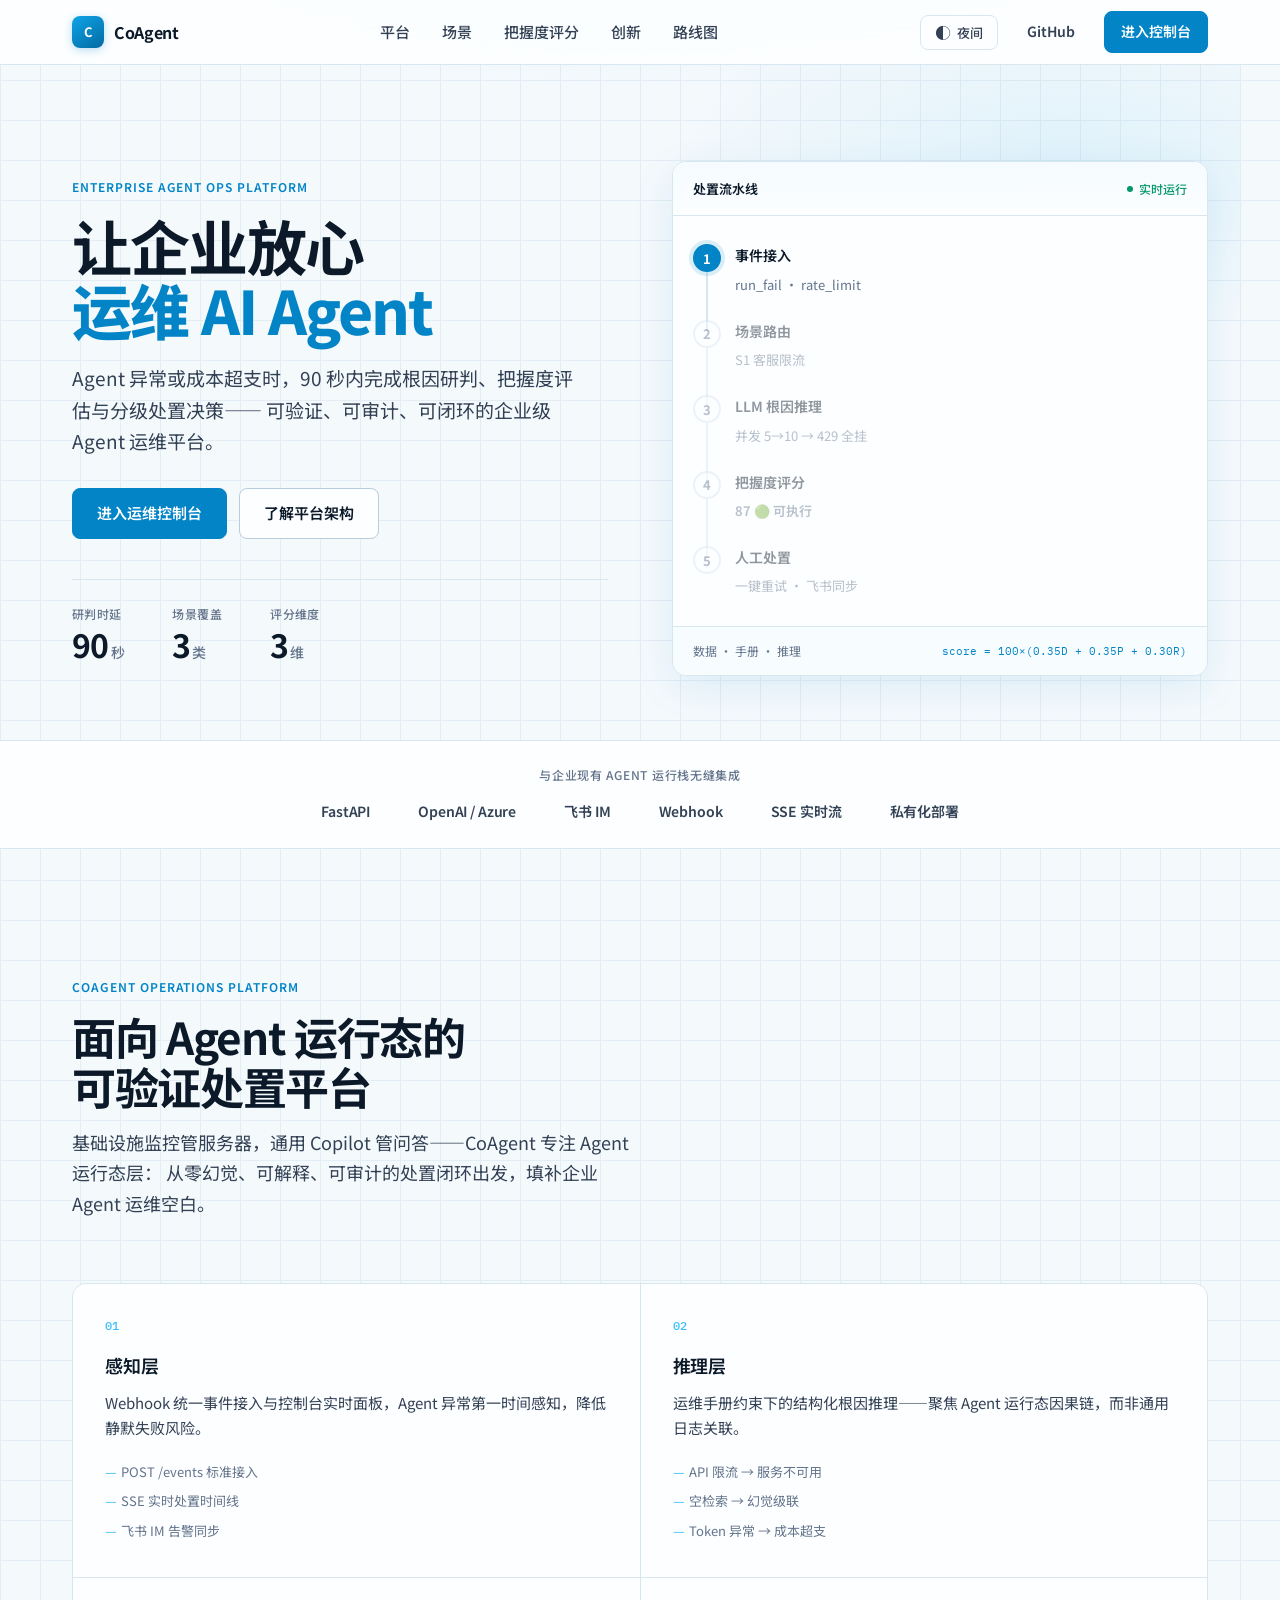
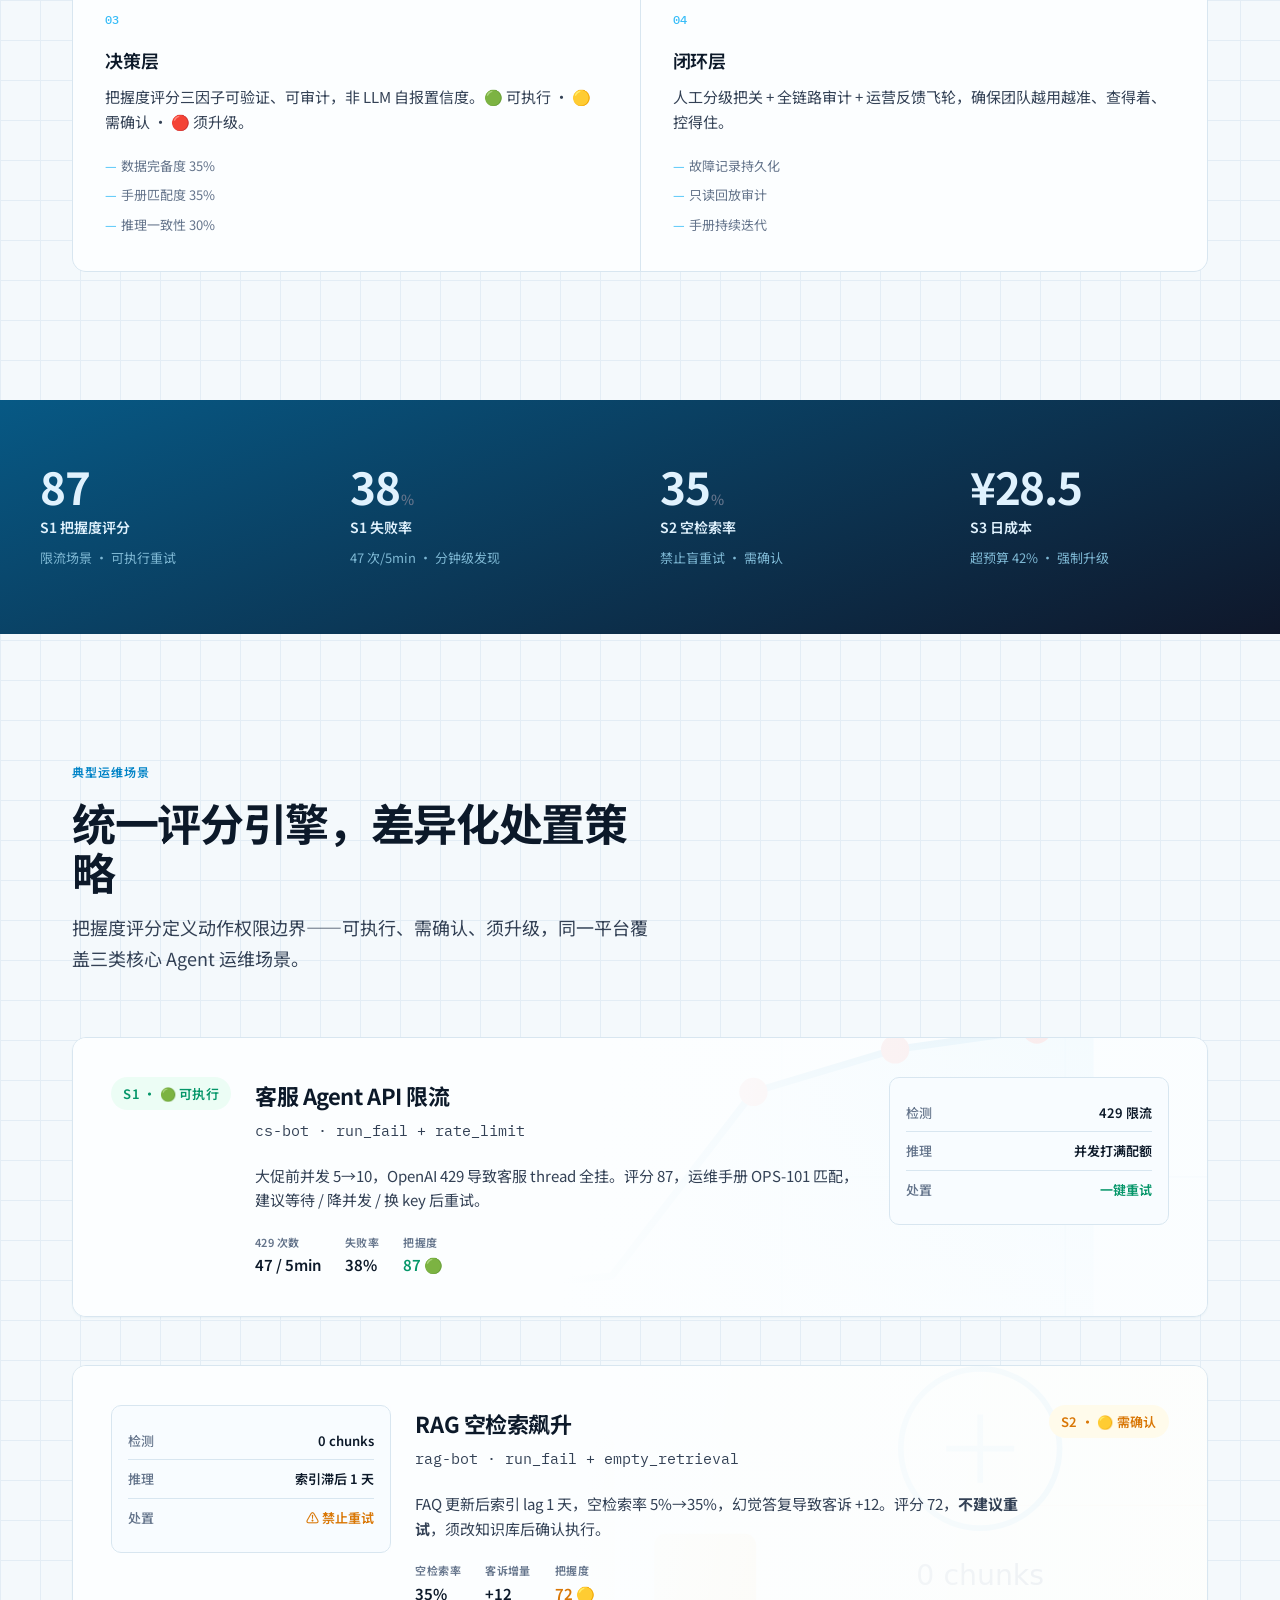
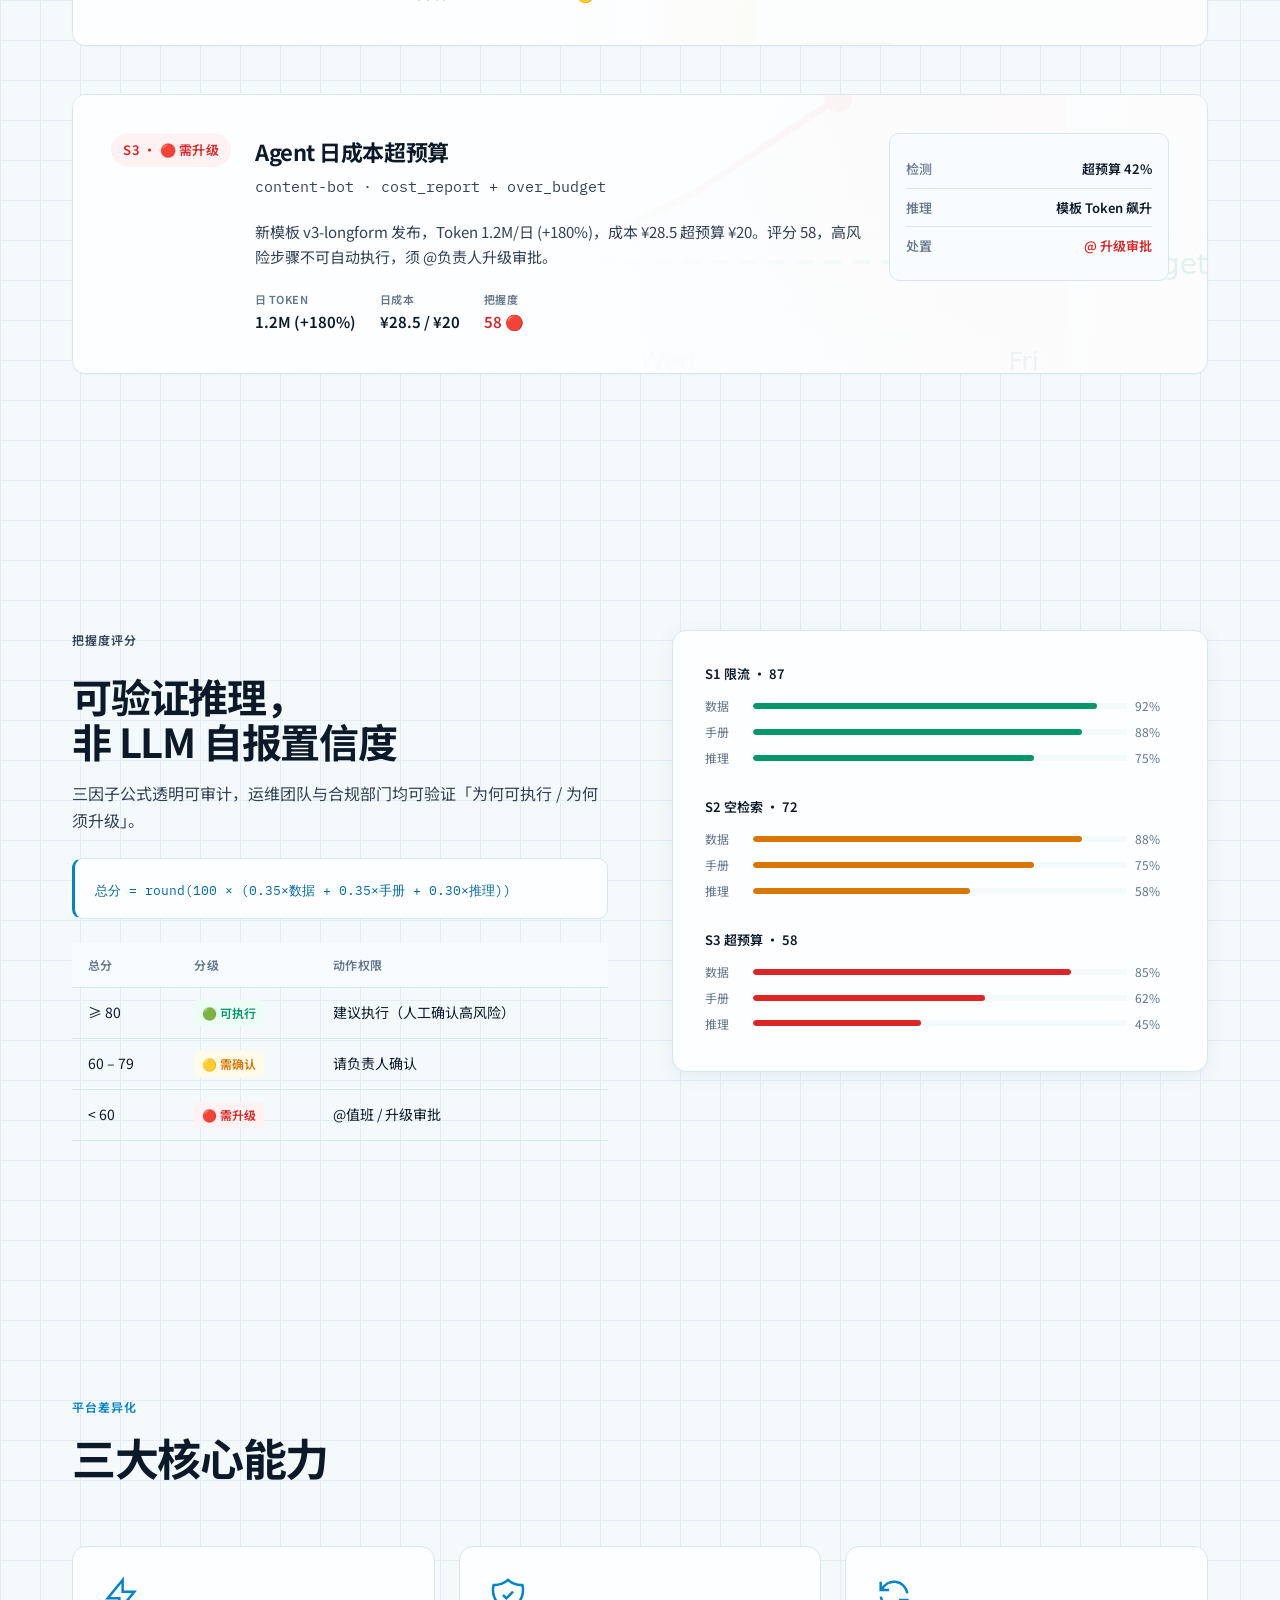
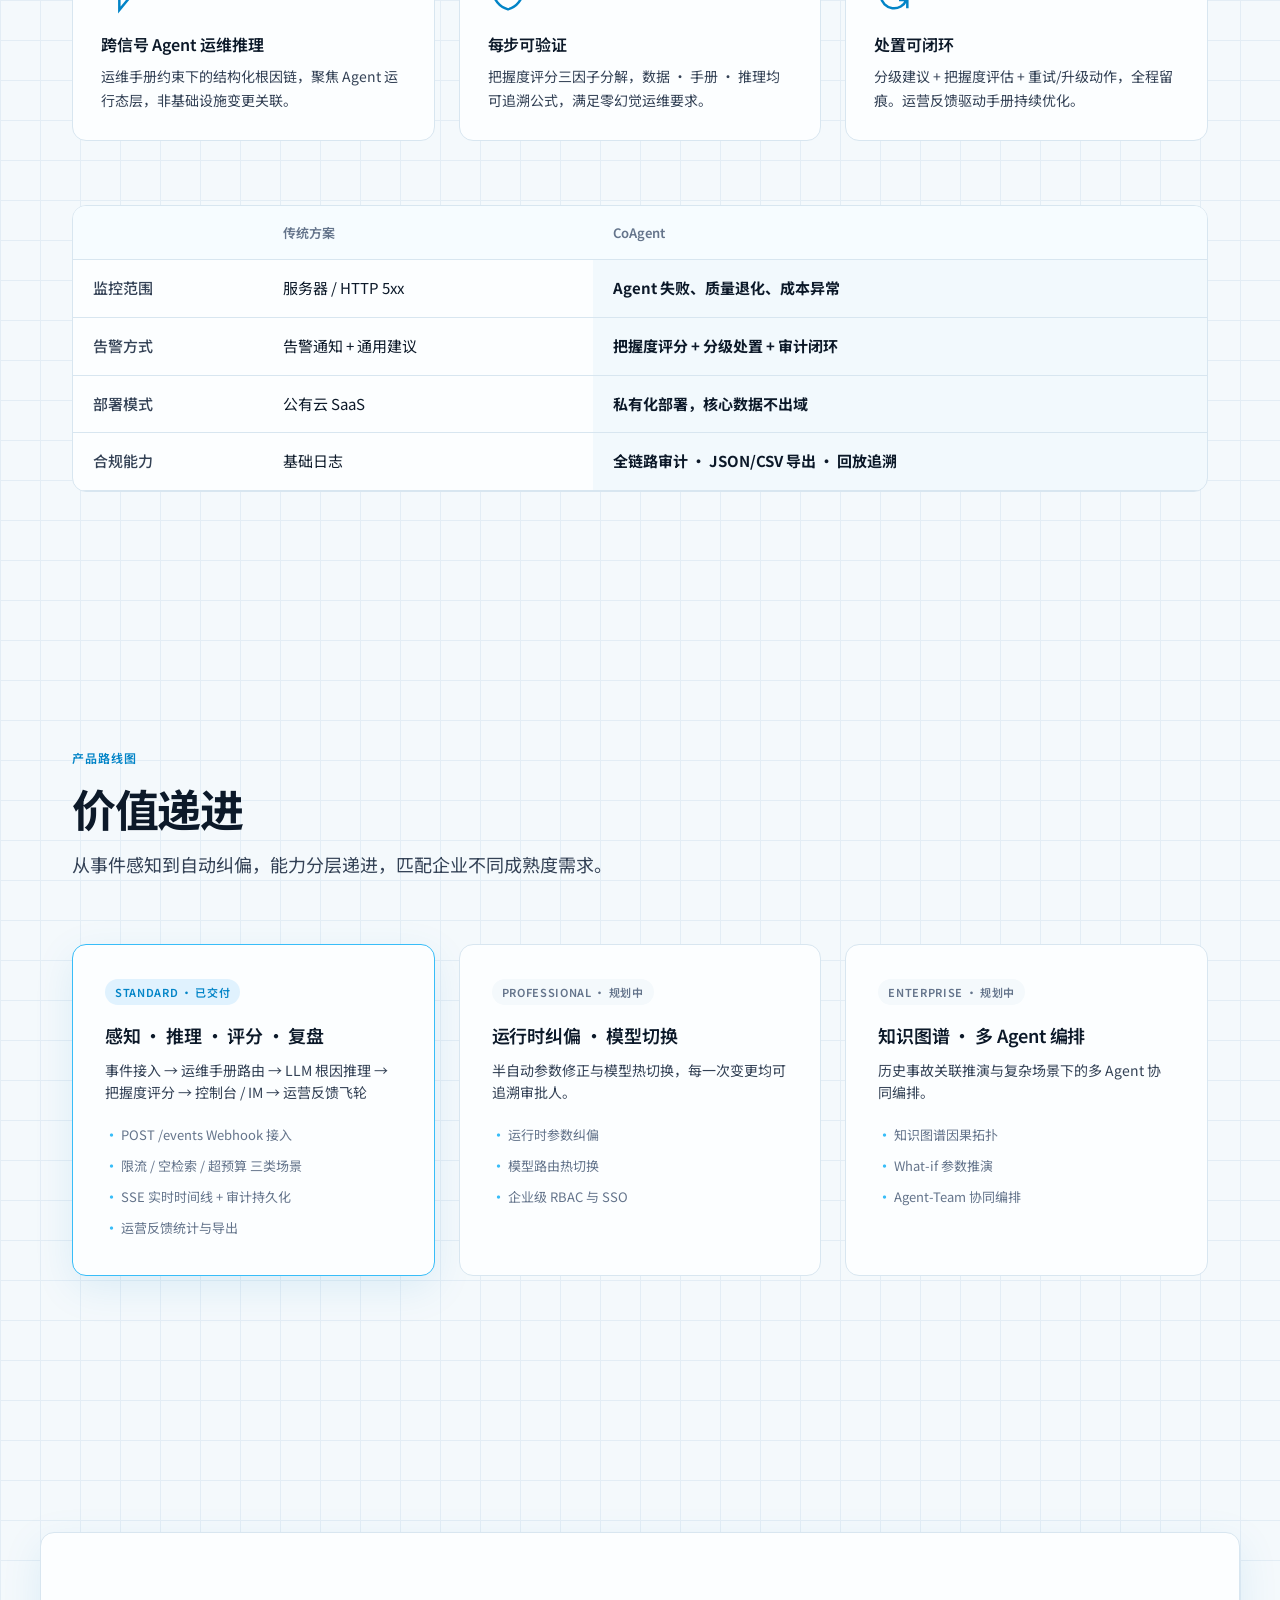
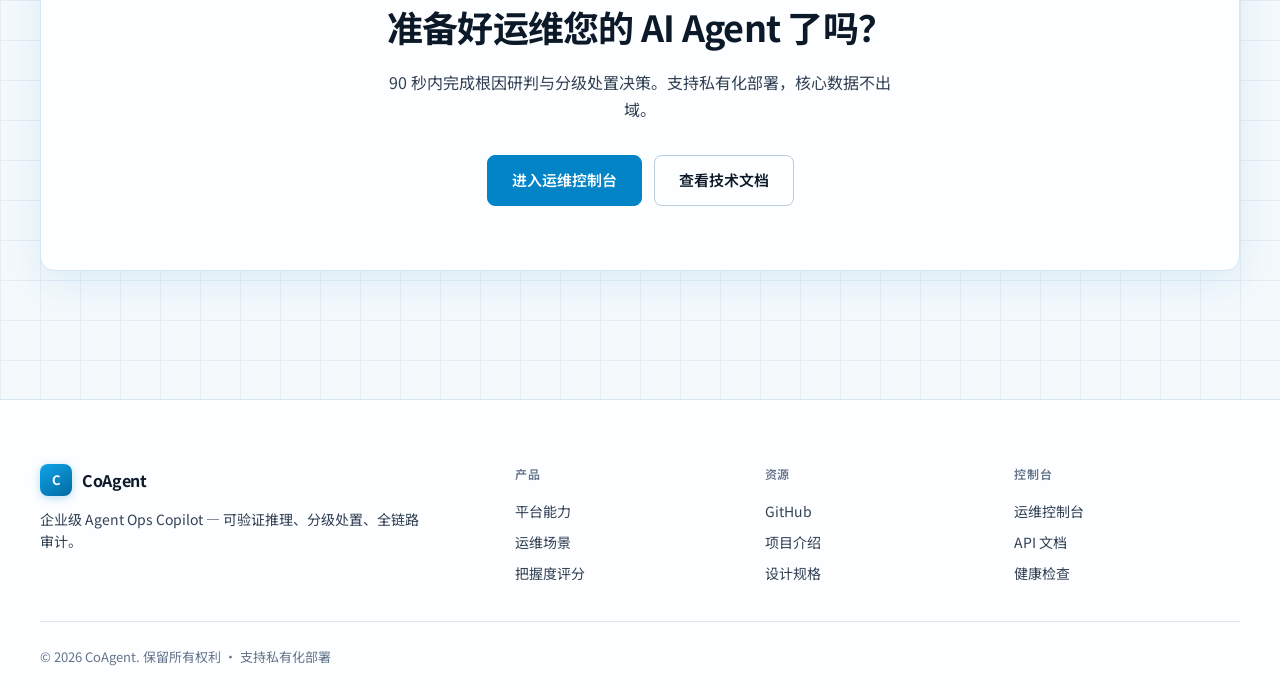
<file: website/index.html>
<!DOCTYPE html>
<html lang="zh-CN">
<head>
  <meta charset="UTF-8">
  <meta name="viewport" content="width=device-width, initial-scale=1.0">
  <meta name="description" content="CoAgent — 企业级 Agent Ops Copilot。Agent 异常或成本超支时，90 秒内完成根因研判、把握度评估与分级处置，全链路可审计。">
  <title>CoAgent — 企业级 Agent Ops Copilot</title>
  <script>(function(){try{var t=localStorage.getItem('coagent-theme');if(t)document.documentElement.setAttribute('data-theme',t);}catch(e){}})();</script>
  <link rel="preconnect" href="https://fonts.googleapis.com">
  <link rel="preconnect" href="https://fonts.gstatic.com" crossorigin>
  <link href="https://fonts.googleapis.com/css2?family=IBM+Plex+Mono:wght@400;500&family=Noto+Sans+SC:wght@400;500;600;700&display=swap" rel="stylesheet">
  <link rel="stylesheet" href="styles.css">
</head>
<body>
  <a class="skip-link" href="#main">跳到主要内容</a>

  <header class="site-header" id="top">
    <div class="header-inner">
      <a href="#" class="brand" aria-label="CoAgent 首页">
        <span class="brand-mark" aria-hidden="true">C</span>
        <span class="brand-name">CoAgent</span>
      </a>

      <nav class="nav-desktop" aria-label="主导航">
        <a href="#platform">平台</a>
        <a href="#scenarios">场景</a>
        <a href="#confidence">把握度评分</a>
        <a href="#innovation">创新</a>
        <a href="#roadmap">路线图</a>
      </nav>

      <div class="header-actions">
        <button type="button" class="theme-toggle" data-theme-toggle aria-label="切换显示模式" aria-pressed="false">
          <span class="theme-toggle-icon" aria-hidden="true">◐</span>
          <span class="theme-toggle-label">夜间</span>
        </button>
        <a href="https://github.com/lurui1997/coagent" class="btn btn-ghost" target="_blank" rel="noopener">GitHub</a>
        <a href="http://localhost:8000/" class="btn btn-primary">进入控制台</a>
        <button class="nav-toggle" aria-label="打开菜单" aria-expanded="false" aria-controls="mobile-nav">
          <span></span><span></span>
        </button>
      </div>
    </div>

    <nav class="nav-mobile" id="mobile-nav" aria-label="移动端导航" hidden>
      <a href="#platform">平台</a>
      <a href="#scenarios">场景</a>
      <a href="#confidence">把握度评分</a>
      <a href="#innovation">创新</a>
      <a href="#roadmap">路线图</a>
      <a href="http://localhost:8000/" class="btn btn-primary">进入控制台</a>
    </nav>
  </header>

  <main id="main">
    <!-- Hero -->
    <section class="hero" aria-labelledby="hero-title">
      <div class="hero-grid">
        <div class="hero-copy reveal">
          <p class="eyebrow">Enterprise Agent Ops Platform</p>
          <h1 id="hero-title">让企业放心<br><span class="hero-accent">运维 AI Agent</span></h1>
          <p class="hero-lead">
            Agent 异常或成本超支时，90 秒内完成根因研判、把握度评估与分级处置决策——
            可验证、可审计、可闭环的企业级 Agent 运维平台。
          </p>
          <div class="hero-cta">
            <a href="http://localhost:8000/" class="btn btn-primary btn-lg">进入运维控制台</a>
            <a href="#platform" class="btn btn-outline btn-lg">了解平台架构</a>
          </div>
          <dl class="hero-stats">
            <div>
              <dt>研判时延</dt>
              <dd><span class="stat-num" data-target="90">0</span><span class="stat-unit">秒</span></dd>
            </div>
            <div>
              <dt>场景覆盖</dt>
              <dd><span class="stat-num" data-target="3">0</span><span class="stat-unit">类</span></dd>
            </div>
            <div>
              <dt>评分维度</dt>
              <dd><span class="stat-num" data-target="3">0</span><span class="stat-unit">维</span></dd>
            </div>
          </dl>
        </div>

        <div class="hero-visual reveal" style="--delay: 120ms">
          <div class="pipeline-card">
            <div class="pipeline-header">
              <span class="pipeline-label">处置流水线</span>
              <span class="pipeline-status"><span class="pulse"></span>实时运行</span>
            </div>
            <ol class="pipeline-steps">
              <li class="step done">
                <span class="step-icon">1</span>
                <div>
                  <strong>事件接入</strong>
                  <span>run_fail · rate_limit</span>
                </div>
              </li>
              <li class="step done">
                <span class="step-icon">2</span>
                <div>
                  <strong>场景路由</strong>
                  <span>S1 客服限流</span>
                </div>
              </li>
              <li class="step active">
                <span class="step-icon">3</span>
                <div>
                  <strong>LLM 根因推理</strong>
                  <span>并发 5→10 → 429 全挂</span>
                </div>
              </li>
              <li class="step">
                <span class="step-icon">4</span>
                <div>
                  <strong>把握度评分</strong>
                  <span class="score-green">87 🟢 可执行</span>
                </div>
              </li>
              <li class="step">
                <span class="step-icon">5</span>
                <div>
                  <strong>人工处置</strong>
                  <span>一键重试 · 飞书同步</span>
                </div>
              </li>
            </ol>
            <div class="pipeline-footer">
              <span>数据 · 手册 · 推理</span>
              <code>score = 100×(0.35D + 0.35P + 0.30R)</code>
            </div>
          </div>
        </div>
      </div>
    </section>

    <!-- Trust strip -->
    <section class="trust-strip" aria-label="技术栈与集成">
      <p class="trust-label">与企业现有 Agent 运行栈无缝集成</p>
      <ul class="trust-logos">
        <li>FastAPI</li>
        <li>OpenAI / Azure</li>
        <li>飞书 IM</li>
        <li>Webhook</li>
        <li>SSE 实时流</li>
        <li>私有化部署</li>
      </ul>
    </section>

    <!-- Platform -->
    <section class="section platform" id="platform" aria-labelledby="platform-title">
      <div class="section-intro reveal">
        <p class="eyebrow">CoAgent Operations Platform</p>
        <h2 id="platform-title">面向 Agent 运行态的<br>可验证处置平台</h2>
        <p class="section-lead">
          基础设施监控管服务器，通用 Copilot 管问答——CoAgent 专注 Agent 运行态层：
          从零幻觉、可解释、可审计的处置闭环出发，填补企业 Agent 运维空白。
        </p>
      </div>

      <div class="platform-grid">
        <article class="platform-card reveal">
          <span class="card-num">01</span>
          <h3>感知层</h3>
          <p>Webhook 统一事件接入与控制台实时面板，Agent 异常第一时间感知，降低静默失败风险。</p>
          <ul>
            <li>POST /events 标准接入</li>
            <li>SSE 实时处置时间线</li>
            <li>飞书 IM 告警同步</li>
          </ul>
        </article>
        <article class="platform-card reveal" style="--delay: 80ms">
          <span class="card-num">02</span>
          <h3>推理层</h3>
          <p>运维手册约束下的结构化根因推理——聚焦 Agent 运行态因果链，而非通用日志关联。</p>
          <ul>
            <li>API 限流 → 服务不可用</li>
            <li>空检索 → 幻觉级联</li>
            <li>Token 异常 → 成本超支</li>
          </ul>
        </article>
        <article class="platform-card reveal" style="--delay: 160ms">
          <span class="card-num">03</span>
          <h3>决策层</h3>
          <p>把握度评分三因子可验证、可审计，非 LLM 自报置信度。🟢 可执行 · 🟡 需确认 · 🔴 须升级。</p>
          <ul>
            <li>数据完备度 35%</li>
            <li>手册匹配度 35%</li>
            <li>推理一致性 30%</li>
          </ul>
        </article>
        <article class="platform-card reveal" style="--delay: 240ms">
          <span class="card-num">04</span>
          <h3>闭环层</h3>
          <p>人工分级把关 + 全链路审计 + 运营反馈飞轮，确保团队越用越准、查得着、控得住。</p>
          <ul>
            <li>故障记录持久化</li>
            <li>只读回放审计</li>
            <li>手册持续迭代</li>
          </ul>
        </article>
      </div>
    </section>

    <!-- Metrics -->
    <section class="metrics" aria-label="关键指标">
      <div class="metrics-inner">
        <article class="metric reveal">
          <span class="metric-value"><span class="stat-num" data-target="87">0</span></span>
          <span class="metric-label">S1 把握度评分</span>
          <span class="metric-desc">限流场景 · 可执行重试</span>
        </article>
        <article class="metric reveal" style="--delay: 60ms">
          <span class="metric-value"><span class="stat-num" data-target="38">0</span><span class="metric-suffix">%</span></span>
          <span class="metric-label">S1 失败率</span>
          <span class="metric-desc">47 次/5min · 分钟级发现</span>
        </article>
        <article class="metric reveal" style="--delay: 120ms">
          <span class="metric-value"><span class="stat-num" data-target="35">0</span><span class="metric-suffix">%</span></span>
          <span class="metric-label">S2 空检索率</span>
          <span class="metric-desc">禁止盲重试 · 需确认</span>
        </article>
        <article class="metric reveal" style="--delay: 180ms">
          <span class="metric-value">¥<span class="stat-num" data-target="28">0</span>.5</span>
          <span class="metric-label">S3 日成本</span>
          <span class="metric-desc">超预算 42% · 强制升级</span>
        </article>
      </div>
    </section>

    <!-- Scenarios -->
    <section class="section scenarios" id="scenarios" aria-labelledby="scenarios-title">
      <div class="section-intro reveal">
        <p class="eyebrow">典型运维场景</p>
        <h2 id="scenarios-title">统一评分引擎，差异化处置策略</h2>
        <p class="section-lead">把握度评分定义动作权限边界——可执行、需确认、须升级，同一平台覆盖三类核心 Agent 运维场景。</p>
      </div>

      <div class="scenario-list">
        <article class="scenario reveal s1">
          <div class="scenario-bg" aria-hidden="true"></div>
          <div class="scenario-inner">
          <div class="scenario-badge green">S1 · 🟢 可执行</div>
          <div class="scenario-content">
            <h3>客服 Agent API 限流</h3>
            <p class="scenario-agent">cs-bot · run_fail + rate_limit</p>
            <p>大促前并发 5→10，OpenAI 429 导致客服 thread 全挂。评分 87，运维手册 OPS-101 匹配，建议等待 / 降并发 / 换 key 后重试。</p>
            <dl class="scenario-facts">
              <div><dt>429 次数</dt><dd>47 / 5min</dd></div>
              <div><dt>失败率</dt><dd>38%</dd></div>
              <div><dt>把握度</dt><dd class="text-green">87 🟢</dd></div>
            </dl>
          </div>
          <div class="scenario-visual">
            <div class="mini-timeline">
              <div class="tl-item"><span>检测</span><span>429 限流</span></div>
              <div class="tl-item"><span>推理</span><span>并发打满配额</span></div>
              <div class="tl-item highlight"><span>处置</span><span>一键重试</span></div>
            </div>
          </div>
          </div>
        </article>

        <article class="scenario scenario-reverse reveal s2">
          <div class="scenario-bg" aria-hidden="true"></div>
          <div class="scenario-inner">
          <div class="scenario-badge amber">S2 · 🟡 需确认</div>
          <div class="scenario-content">
            <h3>RAG 空检索飙升</h3>
            <p class="scenario-agent">rag-bot · run_fail + empty_retrieval</p>
            <p>FAQ 更新后索引 lag 1 天，空检索率 5%→35%，幻觉答复导致客诉 +12。评分 72，<strong>不建议重试</strong>，须改知识库后确认执行。</p>
            <dl class="scenario-facts">
              <div><dt>空检索率</dt><dd>35%</dd></div>
              <div><dt>客诉增量</dt><dd>+12</dd></div>
              <div><dt>把握度</dt><dd class="text-amber">72 🟡</dd></div>
            </dl>
          </div>
          <div class="scenario-visual">
            <div class="mini-timeline">
              <div class="tl-item"><span>检测</span><span>0 chunks</span></div>
              <div class="tl-item"><span>推理</span><span>索引滞后 1 天</span></div>
              <div class="tl-item warn"><span>处置</span><span>⚠ 禁止重试</span></div>
            </div>
          </div>
          </div>
        </article>

        <article class="scenario reveal s3">
          <div class="scenario-bg" aria-hidden="true"></div>
          <div class="scenario-inner">
          <div class="scenario-badge red">S3 · 🔴 需升级</div>
          <div class="scenario-content">
            <h3>Agent 日成本超预算</h3>
            <p class="scenario-agent">content-bot · cost_report + over_budget</p>
            <p>新模板 v3-longform 发布，Token 1.2M/日 (+180%)，成本 ¥28.5 超预算 ¥20。评分 58，高风险步骤不可自动执行，须 @负责人升级审批。</p>
            <dl class="scenario-facts">
              <div><dt>日 Token</dt><dd>1.2M (+180%)</dd></div>
              <div><dt>日成本</dt><dd>¥28.5 / ¥20</dd></div>
              <div><dt>把握度</dt><dd class="text-red">58 🔴</dd></div>
            </dl>
          </div>
          <div class="scenario-visual">
            <div class="mini-timeline">
              <div class="tl-item"><span>检测</span><span>超预算 42%</span></div>
              <div class="tl-item"><span>推理</span><span>模板 Token 飙升</span></div>
              <div class="tl-item danger"><span>处置</span><span>@ 升级审批</span></div>
            </div>
          </div>
          </div>
        </article>
      </div>
    </section>

    <!-- Confidence -->
    <section class="section confidence" id="confidence" aria-labelledby="confidence-title">
      <div class="confidence-grid">
        <div class="confidence-copy reveal">
          <p class="eyebrow">把握度评分</p>
          <h2 id="confidence-title">可验证推理，<br>非 LLM 自报置信度</h2>
          <p>三因子公式透明可审计，运维团队与合规部门均可验证「为何可执行 / 为何须升级」。</p>
          <div class="formula-block">
            <code>总分 = round(100 × (0.35×数据 + 0.35×手册 + 0.30×推理))</code>
          </div>
          <table class="score-table">
            <thead>
              <tr><th>总分</th><th>分级</th><th>动作权限</th></tr>
            </thead>
            <tbody>
              <tr><td>≥ 80</td><td><span class="pill green">🟢 可执行</span></td><td>建议执行（人工确认高风险）</td></tr>
              <tr><td>60 – 79</td><td><span class="pill amber">🟡 需确认</span></td><td>请负责人确认</td></tr>
              <tr><td>&lt; 60</td><td><span class="pill red">🔴 需升级</span></td><td>@值班 / 升级审批</td></tr>
            </tbody>
          </table>
        </div>

        <div class="confidence-chart reveal" style="--delay: 100ms">
          <h3 class="sr-only">三场景评分分解</h3>
          <div class="factor-bars">
            <div class="factor-group">
              <span class="factor-label">S1 限流 · 87</span>
              <div class="bar-row"><span>数据</span><div class="bar"><div class="fill" style="--w: 92%"></div></div><span>92%</span></div>
              <div class="bar-row"><span>手册</span><div class="bar"><div class="fill" style="--w: 88%"></div></div><span>88%</span></div>
              <div class="bar-row"><span>推理</span><div class="bar"><div class="fill" style="--w: 75%"></div></div><span>75%</span></div>
            </div>
            <div class="factor-group">
              <span class="factor-label">S2 空检索 · 72</span>
              <div class="bar-row"><span>数据</span><div class="bar"><div class="fill amber" style="--w: 88%"></div></div><span>88%</span></div>
              <div class="bar-row"><span>手册</span><div class="bar"><div class="fill amber" style="--w: 75%"></div></div><span>75%</span></div>
              <div class="bar-row"><span>推理</span><div class="bar"><div class="fill amber" style="--w: 58%"></div></div><span>58%</span></div>
            </div>
            <div class="factor-group">
              <span class="factor-label">S3 超预算 · 58</span>
              <div class="bar-row"><span>数据</span><div class="bar"><div class="fill red" style="--w: 85%"></div></div><span>85%</span></div>
              <div class="bar-row"><span>手册</span><div class="bar"><div class="fill red" style="--w: 62%"></div></div><span>62%</span></div>
              <div class="bar-row"><span>推理</span><div class="bar"><div class="fill red" style="--w: 45%"></div></div><span>45%</span></div>
            </div>
          </div>
        </div>
      </div>
    </section>

    <!-- Innovation -->
    <section class="section innovation" id="innovation" aria-labelledby="innovation-title">
      <div class="section-intro reveal">
        <p class="eyebrow">平台差异化</p>
        <h2 id="innovation-title">三大核心能力</h2>
      </div>

      <div class="innovation-grid">
        <article class="innovation-card reveal">
          <div class="innovation-icon" aria-hidden="true">
            <svg viewBox="0 0 24 24" fill="none" stroke="currentColor" stroke-width="1.5"><path d="M13 10V3L4 14h7v7l9-11h-7z"/></svg>
          </div>
          <h3>跨信号 Agent 运维推理</h3>
          <p>运维手册约束下的结构化根因链，聚焦 Agent 运行态层，非基础设施变更关联。</p>
        </article>
        <article class="innovation-card reveal" style="--delay: 80ms">
          <div class="innovation-icon" aria-hidden="true">
            <svg viewBox="0 0 24 24" fill="none" stroke="currentColor" stroke-width="1.5"><path d="M9 12l2 2 4-4m5.618-4.016A11.955 11.955 0 0112 2.944a11.955 11.955 0 01-8.618 3.04A12.02 12.02 0 003 9c0 5.591 3.824 10.29 9 11.622 5.176-1.332 9-6.03 9-11.622 0-1.042-.133-2.052-.382-3.016z"/></svg>
          </div>
          <h3>每步可验证</h3>
          <p>把握度评分三因子分解，数据 · 手册 · 推理均可追溯公式，满足零幻觉运维要求。</p>
        </article>
        <article class="innovation-card reveal" style="--delay: 160ms">
          <div class="innovation-icon" aria-hidden="true">
            <svg viewBox="0 0 24 24" fill="none" stroke="currentColor" stroke-width="1.5"><path d="M4 4v5h.582m15.356 2A8.001 8.001 0 004.582 9m0 0H9m11 11v-5h-.581m0 0a8.003 8.003 0 01-15.357-2m15.357 2H15"/></svg>
          </div>
          <h3>处置可闭环</h3>
          <p>分级建议 + 把握度评估 + 重试/升级动作，全程留痕。运营反馈驱动手册持续优化。</p>
        </article>
      </div>

      <div class="compare-table-wrap reveal">
        <table class="compare-table">
          <thead>
            <tr>
              <th></th>
              <th>传统方案</th>
              <th>CoAgent</th>
            </tr>
          </thead>
          <tbody>
            <tr>
              <td>监控范围</td>
              <td>服务器 / HTTP 5xx</td>
              <td><strong>Agent 失败、质量退化、成本异常</strong></td>
            </tr>
            <tr>
              <td>告警方式</td>
              <td>告警通知 + 通用建议</td>
              <td><strong>把握度评分 + 分级处置 + 审计闭环</strong></td>
            </tr>
            <tr>
              <td>部署模式</td>
              <td>公有云 SaaS</td>
              <td><strong>私有化部署，核心数据不出域</strong></td>
            </tr>
            <tr>
              <td>合规能力</td>
              <td>基础日志</td>
              <td><strong>全链路审计 · JSON/CSV 导出 · 回放追溯</strong></td>
            </tr>
          </tbody>
        </table>
      </div>
    </section>

    <!-- Roadmap -->
    <section class="section roadmap" id="roadmap" aria-labelledby="roadmap-title">
      <div class="section-intro reveal">
        <p class="eyebrow">产品路线图</p>
        <h2 id="roadmap-title">价值递进</h2>
        <p class="section-lead">从事件感知到自动纠偏，能力分层递进，匹配企业不同成熟度需求。</p>
      </div>

      <div class="roadmap-grid">
        <article class="roadmap-card active reveal">
          <span class="tier-badge">Standard · 已交付</span>
          <h3>感知 · 推理 · 评分 · 复盘</h3>
          <p>事件接入 → 运维手册路由 → LLM 根因推理 → 把握度评分 → 控制台 / IM → 运营反馈飞轮</p>
          <ul>
            <li>POST /events Webhook 接入</li>
            <li>限流 / 空检索 / 超预算 三类场景</li>
            <li>SSE 实时时间线 + 审计持久化</li>
            <li>运营反馈统计与导出</li>
          </ul>
        </article>
        <article class="roadmap-card reveal" style="--delay: 80ms">
          <span class="tier-badge muted">Professional · 规划中</span>
          <h3>运行时纠偏 · 模型切换</h3>
          <p>半自动参数修正与模型热切换，每一次变更均可追溯审批人。</p>
          <ul>
            <li>运行时参数纠偏</li>
            <li>模型路由热切换</li>
            <li>企业级 RBAC 与 SSO</li>
          </ul>
        </article>
        <article class="roadmap-card reveal" style="--delay: 160ms">
          <span class="tier-badge muted">Enterprise · 规划中</span>
          <h3>知识图谱 · 多 Agent 编排</h3>
          <p>历史事故关联推演与复杂场景下的多 Agent 协同编排。</p>
          <ul>
            <li>知识图谱因果拓扑</li>
            <li>What-if 参数推演</li>
            <li>Agent-Team 协同编排</li>
          </ul>
        </article>
      </div>
    </section>

    <!-- CTA -->
    <section class="cta-section" aria-labelledby="cta-title">
      <div class="cta-inner reveal">
        <h2 id="cta-title">准备好运维您的 AI Agent 了吗？</h2>
        <p>90 秒内完成根因研判与分级处置决策。支持私有化部署，核心数据不出域。</p>
        <div class="cta-actions">
          <a href="http://localhost:8000/" class="btn btn-primary btn-lg">进入运维控制台</a>
          <a href="https://github.com/lurui1997/coagent" class="btn btn-outline btn-lg" target="_blank" rel="noopener">查看技术文档</a>
        </div>
      </div>
    </section>
  </main>

  <footer class="site-footer">
    <div class="footer-inner">
      <div class="footer-brand">
        <a href="#" class="brand">
          <span class="brand-mark" aria-hidden="true">C</span>
          <span class="brand-name">CoAgent</span>
        </a>
        <p class="footer-tagline">企业级 Agent Ops Copilot — 可验证推理、分级处置、全链路审计。</p>
      </div>
      <nav class="footer-nav" aria-label="页脚导航">
        <div>
          <h4>产品</h4>
          <a href="#platform">平台能力</a>
          <a href="#scenarios">运维场景</a>
          <a href="#confidence">把握度评分</a>
        </div>
        <div>
          <h4>资源</h4>
          <a href="https://github.com/lurui1997/coagent">GitHub</a>
          <a href="../docs/intro/CoAgent%20项目介绍.md">项目介绍</a>
          <a href="../docs/superpowers/specs/coagent-design-spec.md">设计规格</a>
        </div>
        <div>
          <h4>控制台</h4>
          <a href="http://localhost:8000/">运维控制台</a>
          <a href="http://localhost:8000/docs">API 文档</a>
          <a href="http://localhost:8000/health">健康检查</a>
        </div>
      </nav>
    </div>
    <div class="footer-bottom">
      <p>© 2026 CoAgent. 保留所有权利 · 支持私有化部署</p>
    </div>
  </footer>

  <script src="theme.js"></script>
  <script src="script.js"></script>
</body>
</html>
</file>
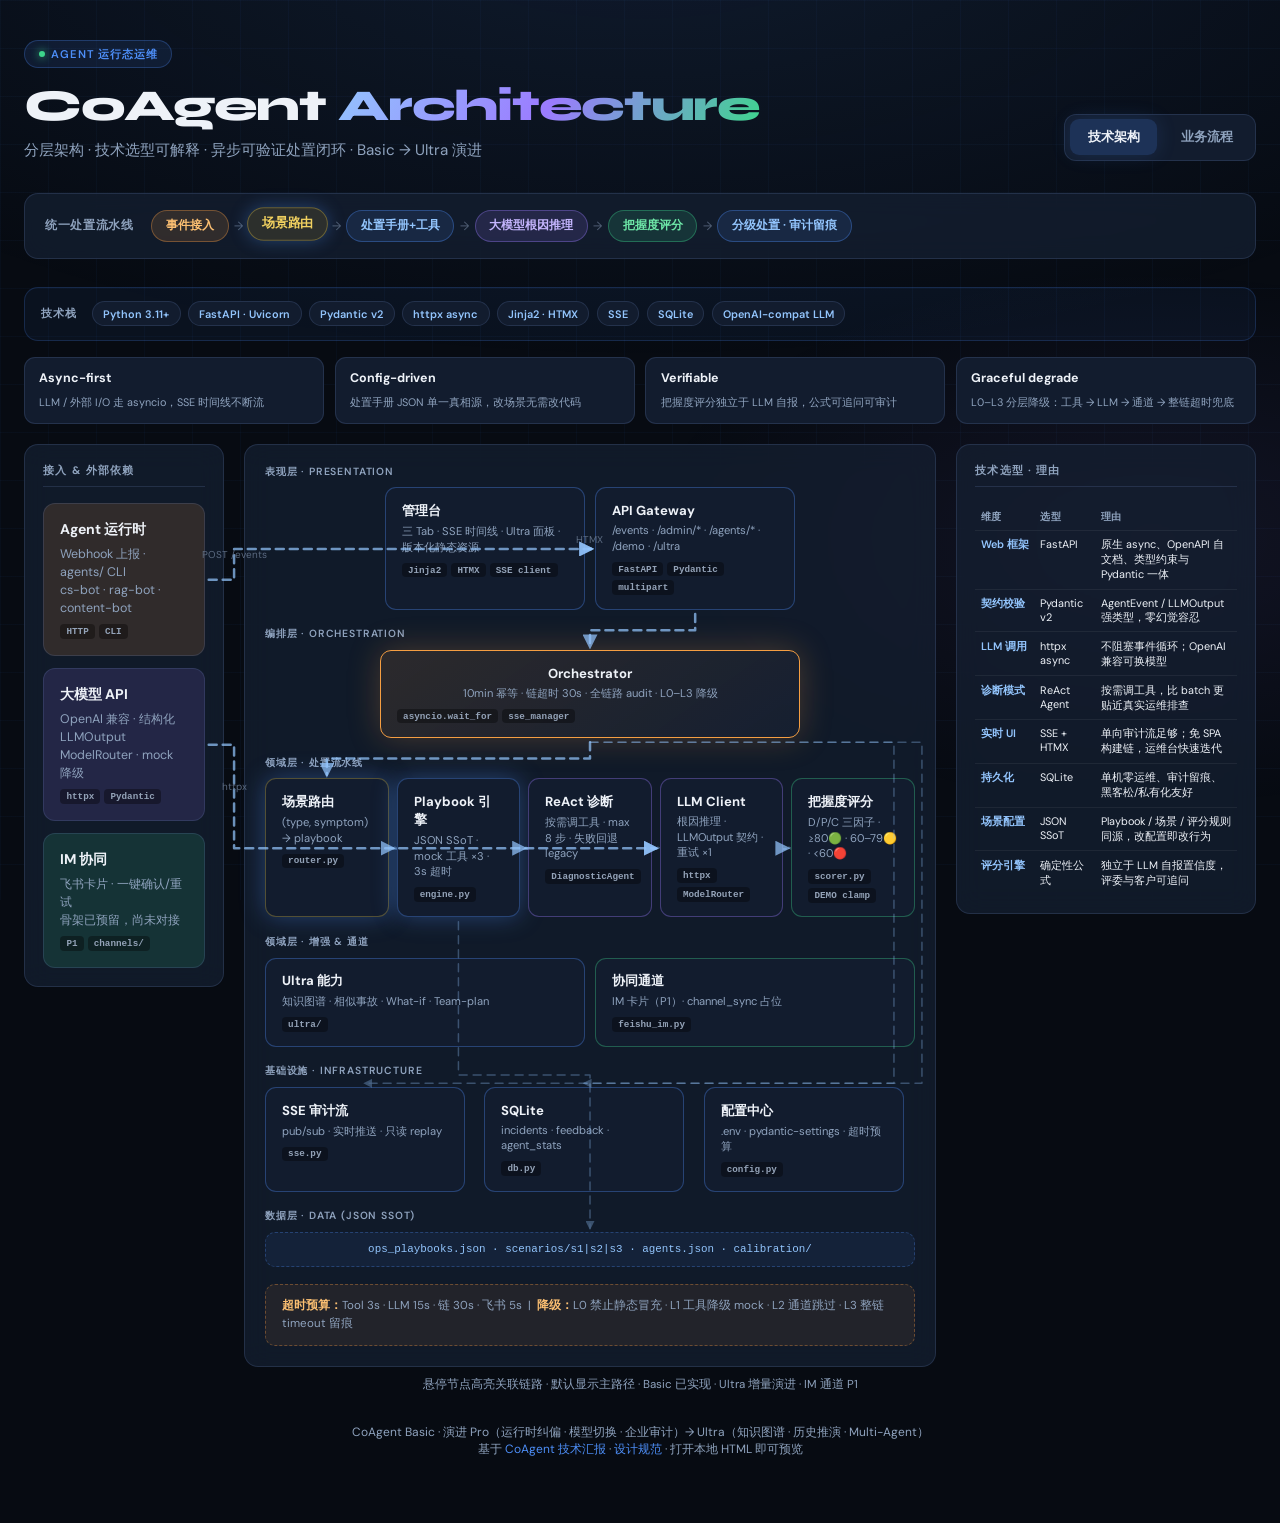
<file: docs/diagrams/coagent-architecture.html>
<!DOCTYPE html>
<html lang="zh-CN">
<head>
  <meta charset="UTF-8" />
  <meta name="viewport" content="width=device-width, initial-scale=1.0" />
  <title>CoAgent · 技术架构</title>
  <script>
    if (new URLSearchParams(window.location.search).get("embed") === "slide") {
      document.documentElement.classList.add("embed-slide");
    }
  </script>
  <link rel="preconnect" href="https://fonts.googleapis.com" />
  <link rel="preconnect" href="https://fonts.gstatic.com" crossorigin />
  <link href="https://fonts.googleapis.com/css2?family=DM+Sans:ital,opsz,wght@0,9..40,400;0,9..40,500;0,9..40,600;0,9..40,700;1,9..40,400&family=Syne:wght@600;700;800&display=swap" rel="stylesheet" />
  <style>
    :root {
      --bg: #070b12;
      --bg-grid: rgba(59, 130, 246, 0.04);
      --surface: rgba(22, 32, 50, 0.72);
      --surface-solid: #121c2e;
      --border: rgba(100, 130, 180, 0.22);
      --text: #eef2f8;
      --muted: #8fa3be;
      --accent: #4d8ef7;
      --accent-glow: rgba(77, 142, 247, 0.35);
      --orange: #f59e42;
      --orange-soft: rgba(245, 158, 66, 0.14);
      --purple: #9b7bff;
      --purple-soft: rgba(155, 123, 255, 0.14);
      --green: #3dd68c;
      --green-soft: rgba(61, 214, 140, 0.14);
      --yellow: #e8c547;
      --yellow-soft: rgba(232, 197, 71, 0.12);
      --code-bg: #0d1524;
      --radius: 14px;
      --font: "DM Sans", "PingFang SC", "Hiragino Sans GB", sans-serif;
      --display: "Syne", "PingFang SC", sans-serif;
      --edge-color: rgba(147, 197, 253, 0.72);
      --edge-color-dim: rgba(147, 197, 253, 0.38);
      --edge-dash: 8 6;
    }

    * { box-sizing: border-box; margin: 0; padding: 0; }

    body {
      font-family: var(--font);
      background: var(--bg);
      color: var(--text);
      min-height: 100vh;
      overflow-x: hidden;
    }

    body::before {
      content: "";
      position: fixed;
      inset: 0;
      background:
        radial-gradient(ellipse 80% 50% at 50% -10%, rgba(77, 142, 247, 0.12), transparent),
        radial-gradient(ellipse 40% 30% at 90% 60%, rgba(155, 123, 255, 0.08), transparent),
        linear-gradient(var(--bg-grid) 1px, transparent 1px),
        linear-gradient(90deg, var(--bg-grid) 1px, transparent 1px);
      background-size: auto, auto, 48px 48px, 48px 48px;
      pointer-events: none;
      z-index: 0;
    }

    .wrap {
      position: relative;
      z-index: 1;
      max-width: 1440px;
      margin: 0 auto;
      padding: 2.5rem 1.5rem 4rem;
    }

    /* ── Header ── */
    header {
      display: flex;
      flex-wrap: wrap;
      align-items: flex-end;
      justify-content: space-between;
      gap: 1.5rem;
      margin-bottom: 2rem;
    }

    .badge {
      display: inline-flex;
      align-items: center;
      gap: 0.4rem;
      font-size: 0.7rem;
      font-weight: 600;
      letter-spacing: 0.08em;
      text-transform: uppercase;
      color: var(--accent);
      background: rgba(77, 142, 247, 0.1);
      border: 1px solid rgba(77, 142, 247, 0.28);
      padding: 0.35rem 0.85rem;
      border-radius: 999px;
      margin-bottom: 0.85rem;
    }

    .badge-dot {
      width: 6px;
      height: 6px;
      border-radius: 50%;
      background: var(--green);
      box-shadow: 0 0 8px var(--green);
      animation: pulse 2s ease infinite;
    }

    @keyframes pulse {
      0%, 100% { opacity: 1; }
      50% { opacity: 0.45; }
    }

    h1 {
      font-family: var(--display);
      font-size: clamp(2rem, 4vw, 2.75rem);
      font-weight: 800;
      letter-spacing: -0.03em;
      line-height: 1.1;
    }

    h1 em {
      font-style: normal;
      background: linear-gradient(120deg, #93c5fd 0%, #9b7bff 50%, #3dd68c 100%);
      -webkit-background-clip: text;
      background-clip: text;
      color: transparent;
    }

    .subtitle {
      margin-top: 0.6rem;
      color: var(--muted);
      font-size: 0.95rem;
      max-width: 520px;
    }

    .view-tabs {
      display: flex;
      gap: 0.35rem;
      background: var(--surface-solid);
      border: 1px solid var(--border);
      border-radius: 12px;
      padding: 0.3rem;
    }

    .view-tabs button {
      font-family: var(--font);
      font-size: 0.82rem;
      font-weight: 600;
      padding: 0.55rem 1.1rem;
      border: none;
      border-radius: 9px;
      background: transparent;
      color: var(--muted);
      cursor: pointer;
      transition: all 0.2s;
    }

    .view-tabs button.active {
      background: rgba(77, 142, 247, 0.2);
      color: var(--text);
      box-shadow: 0 0 20px rgba(77, 142, 247, 0.15);
    }

    /* ── Pipeline strip ── */
    .pipeline-strip {
      display: flex;
      align-items: center;
      flex-wrap: wrap;
      gap: 0.35rem;
      margin-bottom: 1.75rem;
      padding: 1rem 1.25rem;
      background: var(--surface);
      backdrop-filter: blur(12px);
      border: 1px solid var(--border);
      border-radius: var(--radius);
    }

    .pipeline-label {
      font-size: 0.72rem;
      font-weight: 600;
      text-transform: uppercase;
      letter-spacing: 0.06em;
      color: var(--muted);
      margin-right: 0.75rem;
    }

    .chip {
      font-size: 0.78rem;
      font-weight: 600;
      padding: 0.4rem 0.85rem;
      border-radius: 999px;
      border: 1px solid transparent;
      cursor: default;
      transition: transform 0.2s, box-shadow 0.2s;
    }

    .chip:hover { transform: translateY(-2px); }

    .chip.pipeline-active {
      transform: translateY(-2px) scale(1.05);
      box-shadow: 0 0 16px var(--accent-glow);
    }

    .chip.orange { background: var(--orange-soft); border-color: rgba(245,158,66,0.35); color: #fbbf72; }
    .chip.yellow { background: var(--yellow-soft); border-color: rgba(232,197,71,0.35); color: #f0d060; }
    .chip.blue { background: rgba(77,142,247,0.12); border-color: rgba(77,142,247,0.35); color: #93c5fd; }
    .chip.purple { background: var(--purple-soft); border-color: rgba(155,123,255,0.35); color: #c4b5fd; }
    .chip.green { background: var(--green-soft); border-color: rgba(61,214,140,0.35); color: #6ee7a8; }

    .arrow-sep {
      color: var(--muted);
      font-size: 0.75rem;
      opacity: 0.5;
      user-select: none;
    }

    /* ── Main canvas ── */
    .canvas {
      display: none;
      position: relative;
    }

    .canvas.active { display: block; }

    .arch-canvas {
      position: relative;
    }

    .arch-grid {
      display: grid;
      grid-template-columns: 220px 1fr 280px;
      gap: 1.25rem;
      align-items: start;
      position: relative;
      z-index: 1;
    }

    @media (max-width: 1100px) {
      .arch-grid { grid-template-columns: 1fr; }
    }

    .panel {
      background: var(--surface);
      backdrop-filter: blur(14px);
      border: 1px solid var(--border);
      border-radius: var(--radius);
      padding: 1.15rem;
    }

    .panel-title {
      font-size: 0.68rem;
      font-weight: 700;
      text-transform: uppercase;
      letter-spacing: 0.1em;
      color: var(--muted);
      margin-bottom: 1rem;
      padding-bottom: 0.5rem;
      border-bottom: 1px solid var(--border);
    }

    /* External nodes */
    .ext-node {
      position: relative;
      z-index: 3;
      padding: 1rem;
      border-radius: 12px;
      border: 1px solid var(--border);
      margin-bottom: 0.75rem;
      cursor: pointer;
      transition: border-color 0.25s, box-shadow 0.25s, transform 0.25s;
    }

    .ext-node:last-child { margin-bottom: 0; }

    .ext-node:hover, .ext-node.highlight {
      transform: translateX(4px);
      box-shadow: -4px 0 0 var(--accent);
    }

    .ext-node.orange { background: var(--orange-soft); }
    .ext-node.purple { background: var(--purple-soft); }
    .ext-node.green { background: var(--green-soft); }

    .ext-node h3 {
      font-size: 0.88rem;
      font-weight: 700;
      margin-bottom: 0.35rem;
    }

    .ext-node p {
      font-size: 0.78rem;
      color: var(--muted);
      line-height: 1.45;
    }

    .ext-node .tag {
      display: inline-block;
      margin-top: 0.5rem;
      font-size: 0.65rem;
      font-weight: 600;
      padding: 0.2rem 0.5rem;
      border-radius: 4px;
      background: rgba(0,0,0,0.25);
      color: var(--muted);
    }

    /* CoAgent core */
    .core {
      position: relative;
      padding: 1.25rem;
      min-height: 620px;
    }

    .layer {
      margin-bottom: 1.1rem;
    }

    .layer-label {
      font-size: 0.65rem;
      font-weight: 600;
      text-transform: uppercase;
      letter-spacing: 0.08em;
      color: var(--muted);
      margin-bottom: 0.55rem;
    }

    .layer-row {
      display: flex;
      flex-wrap: wrap;
      gap: 0.65rem;
      justify-content: center;
    }

    .node {
      position: relative;
      z-index: 3;
      min-width: 130px;
      max-width: 200px;
      flex: 1;
      padding: 0.85rem 1rem;
      border-radius: 11px;
      border: 1px solid var(--border);
      background: var(--surface-solid);
      cursor: pointer;
      transition: all 0.25s;
    }

    .node:hover, .node.highlight {
      border-color: var(--accent);
      box-shadow: 0 0 24px var(--accent-glow);
      z-index: 2;
    }

    .node.hero {
      flex: 1 1 100%;
      max-width: 420px;
      text-align: center;
      border-color: rgba(245, 158, 66, 0.4);
      background: linear-gradient(145deg, rgba(245,158,66,0.12), rgba(22,32,50,0.9));
    }

    .node.hero.highlight {
      box-shadow: 0 0 32px rgba(245, 158, 66, 0.25);
      border-color: var(--orange);
    }

    .node-name {
      font-size: 0.82rem;
      font-weight: 700;
      margin-bottom: 0.25rem;
    }

    .node-desc {
      font-size: 0.7rem;
      color: var(--muted);
      line-height: 1.4;
    }

    .node.orange { border-color: rgba(245,158,66,0.3); }
    .node.yellow { border-color: rgba(232,197,71,0.3); }
    .node.blue { border-color: rgba(77,142,247,0.35); }
    .node.purple { border-color: rgba(155,123,255,0.35); }
    .node.green { border-color: rgba(61,214,140,0.35); }

    .pipeline-row {
      display: grid;
      grid-template-columns: repeat(4, 1fr);
      gap: 0.5rem;
      position: relative;
      z-index: 3;
    }

    .pipeline-track {
      position: relative;
    }

    .pipeline-track::before {
      content: "";
      position: absolute;
      left: 6%;
      right: 6%;
      top: 50%;
      height: 0;
      border-top: 2px dashed var(--edge-color-dim);
      z-index: 1;
      pointer-events: none;
    }

    .pipeline-row .node:not(:last-child)::after {
      content: "▸";
      position: absolute;
      right: -0.62rem;
      top: 50%;
      transform: translateY(-52%);
      font-size: 0.65rem;
      color: var(--edge-color-dim);
      z-index: 4;
      pointer-events: none;
    }

    .arch-hint {
      margin-top: 0.65rem;
      font-size: 0.72rem;
      color: var(--muted);
      text-align: center;
    }

    @media (max-width: 700px) {
      .pipeline-row { grid-template-columns: 1fr 1fr; }
    }

    .pipeline-row .node { max-width: none; min-width: 0; }

    .infra-row {
      display: grid;
      grid-template-columns: repeat(3, 1fr);
      gap: 0.5rem;
    }

    .data-bar {
      position: relative;
      z-index: 3;
      margin-top: 0.5rem;
      padding: 0.65rem 1rem;
      border-radius: 10px;
      background: rgba(77, 142, 247, 0.08);
      border: 1px dashed rgba(77, 142, 247, 0.3);
      font-size: 0.68rem;
      color: #93c5fd;
      text-align: center;
      font-family: ui-monospace, "Cascadia Code", monospace;
    }

    /* SVG overlay — behind nodes */
    .svg-layer {
      position: absolute;
      inset: 0;
      width: 100%;
      height: 100%;
      pointer-events: none;
      overflow: visible;
      z-index: 2;
    }

    .flow-line {
      fill: none;
      stroke: var(--edge-color);
      stroke-dasharray: var(--edge-dash);
      stroke-linecap: round;
      stroke-linejoin: round;
      transition: opacity 0.25s, stroke-width 0.25s;
    }

    .flow-line.kind-primary {
      stroke-width: 2;
      opacity: 0.72;
    }

    .flow-line.kind-secondary,
    .flow-line.kind-feedback {
      stroke-width: 1.5;
      opacity: 0;
      transition: opacity 0.2s;
    }

    .flow-line.kind-secondary.show,
    .flow-line.kind-feedback.show {
      opacity: 0.45;
    }

    .flow-line.kind-external {
      stroke-width: 2;
      opacity: 0.6;
    }

    .flow-line.dimmed { opacity: 0.08 !important; }

    .flow-line.lit {
      opacity: 1 !important;
      stroke-width: 2.5;
      stroke: var(--edge-color);
      stroke-dasharray: var(--edge-dash);
    }

    .flow-line.lit.hover-flow {
      animation: dash 1.2s linear infinite;
    }

    @keyframes dash {
      to { stroke-dashoffset: -36; }
    }

    .edge-label {
      font-family: var(--font);
      font-size: 10px;
      fill: #64748b;
      opacity: 0;
      transition: opacity 0.25s;
    }

    .edge-label.lit { opacity: 0.9; }

    /* Protocol panel */
    .code-block {
      background: var(--code-bg);
      border: 1px solid var(--border);
      border-radius: 10px;
      padding: 1rem;
      margin-bottom: 0.85rem;
      font-family: ui-monospace, "Cascadia Code", "SF Mono", monospace;
      font-size: 0.72rem;
      line-height: 1.55;
      overflow-x: auto;
    }

    .code-block:last-child { margin-bottom: 0; }

    .code-block .kw { color: #7dd3fc; }
    .code-block .str { color: #86efac; }
    .code-block .key { color: #c4b5fd; }
    .code-block .cmt { color: #64748b; }

    .sse-list {
      list-style: none;
    }

    .sse-list li {
      display: flex;
      align-items: center;
      gap: 0.5rem;
      padding: 0.35rem 0;
      font-size: 0.75rem;
      color: var(--muted);
      border-bottom: 1px solid rgba(255,255,255,0.04);
    }

    .sse-list li:last-child { border-bottom: none; }

    .sse-dot {
      width: 6px;
      height: 6px;
      border-radius: 50%;
      background: var(--accent);
      flex-shrink: 0;
    }

    .sse-list li.active .sse-dot {
      background: var(--green);
      box-shadow: 0 0 6px var(--green);
    }

    .sse-list li.active { color: var(--text); }

    /* Business flow view */
    .flow-canvas {
      position: relative;
      padding: 2rem 1rem;
      min-height: 680px;
    }

    .flow-steps {
      display: flex;
      flex-direction: column;
      align-items: center;
      gap: 0;
      max-width: 420px;
      margin: 0 auto;
    }

    .flow-step {
      width: 100%;
      padding: 1rem 1.25rem;
      border-radius: 12px;
      border: 1px solid var(--border);
      background: var(--surface-solid);
      text-align: center;
      position: relative;
      transition: all 0.25s;
    }

    .flow-step:hover {
      border-color: var(--accent);
      box-shadow: 0 8px 32px rgba(0,0,0,0.3);
    }

    .flow-step h3 { font-size: 0.9rem; font-weight: 700; margin-bottom: 0.3rem; }
    .flow-step p { font-size: 0.75rem; color: var(--muted); line-height: 1.45; }

    .flow-connector {
      width: 0;
      height: 28px;
      border-left: 2px dashed var(--edge-color-dim);
      margin: 0 auto;
      position: relative;
    }

    .flow-connector::after {
      content: "";
      position: absolute;
      bottom: 0;
      left: 50%;
      transform: translateX(-50%);
      border: 5px solid transparent;
      border-top-color: var(--edge-color-dim);
      opacity: 0.85;
    }

    .branch-row {
      display: grid;
      grid-template-columns: repeat(3, 1fr);
      gap: 0.75rem;
      width: 100%;
      max-width: 720px;
      margin: 1rem auto 0;
    }

    @media (max-width: 640px) {
      .branch-row { grid-template-columns: 1fr; }
    }

    .branch-card {
      padding: 1rem;
      border-radius: 12px;
      border: 1px solid var(--border);
      text-align: center;
    }

    .branch-card.g { background: var(--green-soft); border-color: rgba(61,214,140,0.35); }
    .branch-card.y { background: var(--yellow-soft); border-color: rgba(232,197,71,0.35); }
    .branch-card.r { background: rgba(239,68,68,0.1); border-color: rgba(239,68,68,0.35); }

    .branch-card .score { font-family: var(--display); font-size: 1.5rem; font-weight: 800; }
    .branch-card.g .score { color: var(--green); }
    .branch-card.y .score { color: var(--yellow); }
    .branch-card.r .score { color: #f87171; }

    .branch-card h4 { font-size: 0.78rem; font-weight: 700; margin: 0.35rem 0; }
    .branch-card p { font-size: 0.72rem; color: var(--muted); }

    .side-card {
      position: absolute;
      right: 1rem;
      top: 50%;
      transform: translateY(-50%);
      width: 200px;
      padding: 1rem;
      background: var(--green-soft);
      border: 1px solid rgba(61,214,140,0.35);
      border-radius: 12px;
    }

    @media (max-width: 900px) {
      .side-card { position: static; transform: none; margin: 1rem auto; width: 100%; max-width: 320px; }
    }

    .metrics-float {
      position: absolute;
      left: 1rem;
      top: 1rem;
      padding: 1rem;
      background: var(--code-bg);
      border: 1px solid var(--border);
      border-radius: 12px;
      font-size: 0.75rem;
    }

    .metrics-float div { margin: 0.25rem 0; color: var(--muted); }
    .metrics-float strong { color: var(--text); }

    footer {
      margin-top: 2rem;
      text-align: center;
      font-size: 0.75rem;
      color: var(--muted);
    }

    footer a { color: var(--accent); text-decoration: none; }

    /* ── Tech stack & principles ── */
    .tech-stack-bar {
      display: flex;
      flex-wrap: wrap;
      gap: 0.45rem;
      margin-bottom: 1rem;
      padding: 0.85rem 1rem;
      background: rgba(77, 142, 247, 0.06);
      border: 1px solid rgba(77, 142, 247, 0.2);
      border-radius: var(--radius);
    }

    .tech-stack-bar .stack-label {
      font-size: 0.68rem;
      font-weight: 700;
      text-transform: uppercase;
      letter-spacing: 0.08em;
      color: var(--muted);
      margin-right: 0.5rem;
      align-self: center;
    }

    .tech-pill {
      font-size: 0.68rem;
      font-weight: 600;
      padding: 0.28rem 0.65rem;
      border-radius: 999px;
      background: var(--surface-solid);
      border: 1px solid var(--border);
      color: #93c5fd;
    }

    .principles-grid {
      display: grid;
      grid-template-columns: repeat(4, 1fr);
      gap: 0.65rem;
      margin-bottom: 1.25rem;
    }

    @media (max-width: 900px) {
      .principles-grid { grid-template-columns: 1fr 1fr; }
    }

    .principle-card {
      padding: 0.75rem 0.9rem;
      border-radius: 11px;
      border: 1px solid var(--border);
      background: var(--surface-solid);
    }

    .principle-card strong {
      display: block;
      font-size: 0.78rem;
      margin-bottom: 0.25rem;
      color: var(--text);
    }

    .principle-card span {
      font-size: 0.68rem;
      color: var(--muted);
      line-height: 1.45;
    }

    .tech-tags {
      display: flex;
      flex-wrap: wrap;
      gap: 0.25rem;
      margin-top: 0.45rem;
    }

    .tech-tags span {
      font-size: 0.58rem;
      font-weight: 600;
      padding: 0.12rem 0.38rem;
      border-radius: 4px;
      background: rgba(0, 0, 0, 0.35);
      color: #94a3b8;
      font-family: ui-monospace, monospace;
    }

    .arch-grid {
      grid-template-columns: 200px 1fr 300px;
    }

    .core { min-height: 820px; }

    .pipeline-row {
      grid-template-columns: repeat(5, 1fr);
    }

    @media (max-width: 900px) {
      .pipeline-row { grid-template-columns: 1fr 1fr; }
    }

    .layer-ultra .layer-row {
      display: grid;
      grid-template-columns: 1fr 1fr;
      gap: 0.65rem;
    }

    .node.compact { min-width: 0; max-width: none; }

    .rationale-table {
      width: 100%;
      border-collapse: collapse;
      font-size: 0.68rem;
    }

    .rationale-table th,
    .rationale-table td {
      text-align: left;
      padding: 0.4rem 0.35rem;
      border-bottom: 1px solid rgba(255, 255, 255, 0.06);
      vertical-align: top;
    }

    .rationale-table th {
      color: var(--muted);
      font-weight: 600;
      font-size: 0.62rem;
      text-transform: uppercase;
      letter-spacing: 0.05em;
    }

    .rationale-table td:first-child {
      color: #93c5fd;
      font-weight: 600;
      white-space: nowrap;
    }

    .rationale-table tr:last-child td { border-bottom: none; }

    .degrade-bar {
      margin-top: 1rem;
      padding: 0.75rem 1rem;
      border-radius: 10px;
      background: rgba(245, 158, 66, 0.08);
      border: 1px dashed rgba(245, 158, 66, 0.35);
      font-size: 0.72rem;
      color: var(--muted);
      line-height: 1.55;
    }

    .degrade-bar strong { color: #fbbf72; }

    /* 路演嵌入模式：保留同一份架构 DOM 与交互，只压缩为 16:9 页面内的概览。 */
    html.embed-slide,
    html.embed-slide body {
      width: 100%;
      height: 100%;
      min-height: 0;
      overflow: hidden;
    }

    .embed-slide .wrap {
      max-width: none;
      width: 100%;
      padding: 0;
    }

    .embed-slide header,
    .embed-slide .pipeline-strip,
    .embed-slide .principles-grid,
    .embed-slide #view-flow,
    .embed-slide footer,
    .embed-slide .arch-hint,
    .embed-slide .arch-grid > aside:last-child {
      display: none !important;
    }

    .embed-slide #view-arch {
      display: block;
    }

    .embed-slide .tech-stack-bar {
      flex-wrap: nowrap;
      gap: 0.32rem;
      margin-bottom: 0.5rem;
      padding: 0.5rem 0.65rem;
      border-radius: 9px;
      overflow: hidden;
    }

    .embed-slide .tech-stack-bar .stack-label {
      margin-right: 0.2rem;
    }

    .embed-slide .tech-pill {
      padding: 0.24rem 0.52rem;
      font-size: 0.64rem;
      white-space: nowrap;
    }

    .embed-slide .arch-grid {
      grid-template-columns: 178px minmax(0, 1fr);
      gap: 0.55rem;
    }

    .embed-slide .panel {
      padding: 0.65rem;
      border-radius: 10px;
    }

    .embed-slide .panel-title {
      margin-bottom: 0.55rem;
      padding-bottom: 0.35rem;
    }

    .embed-slide .ext-node {
      margin-bottom: 0.45rem;
      padding: 0.58rem 0.65rem;
      border-radius: 8px;
    }

    .embed-slide .ext-node h3 {
      margin-bottom: 0.18rem;
      font-size: 0.72rem;
    }

    .embed-slide .ext-node p {
      font-size: 0.6rem;
      line-height: 1.25;
    }

    .embed-slide .core {
      min-height: 0;
      padding: 0.65rem;
    }

    .embed-slide .layer {
      margin-bottom: 0.42rem;
    }

    .embed-slide .layer-label {
      margin-bottom: 0.24rem;
      font-size: 0.52rem;
    }

    .embed-slide .layer-row,
    .embed-slide .layer-ultra .layer-row {
      gap: 0.4rem;
    }

    .embed-slide .pipeline-row,
    .embed-slide .infra-row {
      gap: 0.35rem;
    }

    .embed-slide .node {
      min-width: 0;
      padding: 0.48rem 0.58rem;
      border-radius: 8px;
    }

    .embed-slide .node.hero {
      max-width: 360px;
    }

    .embed-slide .node-name {
      margin-bottom: 0.12rem;
      font-size: 0.68rem;
    }

    .embed-slide .node-desc {
      font-size: 0.54rem;
      line-height: 1.22;
    }

    .embed-slide .tech-tags {
      gap: 0.16rem;
      margin-top: 0.22rem;
    }

    .embed-slide .tech-tags span {
      padding: 0.08rem 0.26rem;
      font-size: 0.46rem;
    }

    .embed-slide .data-bar {
      margin-top: 0.2rem;
      padding: 0.38rem 0.55rem;
      font-size: 0.54rem;
    }

    .embed-slide .degrade-bar {
      margin-top: 0.42rem;
      padding: 0.42rem 0.6rem;
      font-size: 0.54rem;
      line-height: 1.3;
    }
  </style>
</head>
<body>
  <div class="wrap">
    <header>
      <div>
        <div class="badge"><span class="badge-dot"></span> Agent 运行态运维</div>
        <h1>CoAgent <em>Architecture</em></h1>
        <p class="subtitle">分层架构 · 技术选型可解释 · 异步可验证处置闭环 · Basic → Ultra 演进</p>
      </div>
      <div class="view-tabs" role="tablist">
        <button type="button" class="active" data-view="arch" role="tab" aria-selected="true">技术架构</button>
        <button type="button" data-view="flow" role="tab" aria-selected="false">业务流程</button>
      </div>
    </header>

    <div class="pipeline-strip" id="pipelineStrip">
      <span class="pipeline-label">统一处置流水线</span>
      <span class="chip orange" data-link="agent">事件接入</span>
      <span class="arrow-sep">→</span>
      <span class="chip yellow" data-link="router">场景路由</span>
      <span class="arrow-sep">→</span>
      <span class="chip blue" data-link="playbook">处置手册+工具</span>
      <span class="arrow-sep">→</span>
      <span class="chip purple" data-link="llm">大模型根因推理</span>
      <span class="arrow-sep">→</span>
      <span class="chip green" data-link="scorer">把握度评分</span>
      <span class="arrow-sep">→</span>
      <span class="chip blue" data-link="admin">分级处置 · 审计留痕</span>
    </div>

    <!-- Architecture View -->
    <section class="canvas active" id="view-arch" aria-label="技术架构">
      <div class="tech-stack-bar">
        <span class="stack-label">技术栈</span>
        <span class="tech-pill">Python 3.11+</span>
        <span class="tech-pill">FastAPI · Uvicorn</span>
        <span class="tech-pill">Pydantic v2</span>
        <span class="tech-pill">httpx async</span>
        <span class="tech-pill">Jinja2 · HTMX</span>
        <span class="tech-pill">SSE</span>
        <span class="tech-pill">SQLite</span>
        <span class="tech-pill">OpenAI-compat LLM</span>
      </div>

      <div class="principles-grid">
        <div class="principle-card">
          <strong>Async-first</strong>
          <span>LLM / 外部 I/O 走 asyncio，SSE 时间线不断流</span>
        </div>
        <div class="principle-card">
          <strong>Config-driven</strong>
          <span>处置手册 JSON 单一真相源，改场景无需改代码</span>
        </div>
        <div class="principle-card">
          <strong>Verifiable</strong>
          <span>把握度评分独立于 LLM 自报，公式可追问可审计</span>
        </div>
        <div class="principle-card">
          <strong>Graceful degrade</strong>
          <span>L0–L3 分层降级：工具 → LLM → 通道 → 整链超时兜底</span>
        </div>
      </div>

      <div class="arch-canvas" id="archCanvas">
      <svg class="svg-layer" id="archSvg" aria-hidden="true"></svg>
      <div class="arch-grid">
        <aside class="panel">
          <div class="panel-title">接入 & 外部依赖</div>
          <div class="ext-node orange" data-node="agent" tabindex="0">
            <h3>Agent 运行时</h3>
            <p>Webhook 上报 · agents/ CLI<br />cs-bot · rag-bot · content-bot</p>
            <div class="tech-tags"><span>HTTP</span><span>CLI</span></div>
          </div>
          <div class="ext-node purple" data-node="llm-ext" tabindex="0">
            <h3>大模型 API</h3>
            <p>OpenAI 兼容 · 结构化 LLMOutput<br />ModelRouter · mock 降级</p>
            <div class="tech-tags"><span>httpx</span><span>Pydantic</span></div>
          </div>
          <div class="ext-node green" data-node="feishu" tabindex="0">
            <h3>IM 协同</h3>
            <p>飞书卡片 · 一键确认/重试<br />骨架已预留，尚未对接</p>
            <div class="tech-tags"><span>P1</span><span>channels/</span></div>
          </div>
        </aside>

        <div class="panel core" id="corePanel">

          <div class="layer">
            <div class="layer-label">表现层 · Presentation</div>
            <div class="layer-row">
              <div class="node blue" data-node="admin" tabindex="0">
                <div class="node-name">管理台</div>
                <div class="node-desc">三 Tab · SSE 时间线 · Ultra 面板 · 版本化静态资源</div>
                <div class="tech-tags"><span>Jinja2</span><span>HTMX</span><span>SSE client</span></div>
              </div>
              <div class="node blue" data-node="api" tabindex="0">
                <div class="node-name">API Gateway</div>
                <div class="node-desc">/events · /admin/* · /agents/* · /demo · /ultra</div>
                <div class="tech-tags"><span>FastAPI</span><span>Pydantic</span><span>multipart</span></div>
              </div>
            </div>
          </div>

          <div class="layer">
            <div class="layer-label">编排层 · Orchestration</div>
            <div class="layer-row">
              <div class="node hero orange" data-node="orch" tabindex="0">
                <div class="node-name">Orchestrator</div>
                <div class="node-desc">10min 幂等 · 链超时 30s · 全链路 audit · L0–L3 降级</div>
                <div class="tech-tags"><span>asyncio.wait_for</span><span>sse_manager</span></div>
              </div>
            </div>
          </div>

          <div class="layer">
            <div class="layer-label">领域层 · 处置流水线</div>
            <div class="pipeline-track">
            <div class="pipeline-row">
              <div class="node yellow" data-node="router" tabindex="0">
                <div class="node-name">场景路由</div>
                <div class="node-desc">(type, symptom) → playbook</div>
                <div class="tech-tags"><span>router.py</span></div>
              </div>
              <div class="node blue" data-node="playbook" tabindex="0">
                <div class="node-name">Playbook 引擎</div>
                <div class="node-desc">JSON SSoT · mock 工具 ×3 · 3s 超时</div>
                <div class="tech-tags"><span>engine.py</span></div>
              </div>
              <div class="node purple" data-node="diag" tabindex="0">
                <div class="node-name">ReAct 诊断</div>
                <div class="node-desc">按需调工具 · max 8 步 · 失败回退 legacy</div>
                <div class="tech-tags"><span>DiagnosticAgent</span></div>
              </div>
              <div class="node purple" data-node="llm" tabindex="0">
                <div class="node-name">LLM Client</div>
                <div class="node-desc">根因推理 · LLMOutput 契约 · 重试 ×1</div>
                <div class="tech-tags"><span>httpx</span><span>ModelRouter</span></div>
              </div>
              <div class="node green" data-node="scorer" tabindex="0">
                <div class="node-name">把握度评分</div>
                <div class="node-desc">D/P/C 三因子 · ≥80🟢 · 60–79🟡 · &lt;60🔴</div>
                <div class="tech-tags"><span>scorer.py</span><span>DEMO clamp</span></div>
              </div>
            </div>
            </div>
          </div>

          <div class="layer layer-ultra">
            <div class="layer-label">领域层 · 增强 & 通道</div>
            <div class="layer-row">
              <div class="node blue compact" data-node="ultra" tabindex="0">
                <div class="node-name">Ultra 能力</div>
                <div class="node-desc">知识图谱 · 相似事故 · What-if · Team-plan</div>
                <div class="tech-tags"><span>ultra/</span></div>
              </div>
              <div class="node green compact" data-node="channel" tabindex="0">
                <div class="node-name">协同通道</div>
                <div class="node-desc">IM 卡片（P1）· channel_sync 占位</div>
                <div class="tech-tags"><span>feishu_im.py</span></div>
              </div>
            </div>
          </div>

          <div class="layer">
            <div class="layer-label">基础设施 · Infrastructure</div>
            <div class="infra-row">
              <div class="node blue" data-node="sse" tabindex="0">
                <div class="node-name">SSE 审计流</div>
                <div class="node-desc">pub/sub · 实时推送 · 只读 replay</div>
                <div class="tech-tags"><span>sse.py</span></div>
              </div>
              <div class="node blue" data-node="db" tabindex="0">
                <div class="node-name">SQLite</div>
                <div class="node-desc">incidents · feedback · agent_stats</div>
                <div class="tech-tags"><span>db.py</span></div>
              </div>
              <div class="node blue" data-node="config" tabindex="0">
                <div class="node-name">配置中心</div>
                <div class="node-desc">.env · pydantic-settings · 超时预算</div>
                <div class="tech-tags"><span>config.py</span></div>
              </div>
            </div>
          </div>

          <div class="layer">
            <div class="layer-label">数据层 · Data (JSON SSoT)</div>
            <div class="data-bar" data-node="data">ops_playbooks.json · scenarios/s1|s2|s3 · agents.json · calibration/</div>
          </div>

          <div class="degrade-bar">
            <strong>超时预算：</strong>Tool 3s · LLM 15s · 链 30s · 飞书 5s &nbsp;|&nbsp;
            <strong>降级：</strong>L0 禁止静态冒充 · L1 工具降级 mock · L2 通道跳过 · L3 整链 timeout 留痕
          </div>
        </div>

        <aside class="panel">
          <div class="panel-title">技术选型 · 理由</div>
          <table class="rationale-table">
            <thead>
              <tr><th>维度</th><th>选型</th><th>理由</th></tr>
            </thead>
            <tbody>
              <tr><td>Web 框架</td><td>FastAPI</td><td>原生 async、OpenAPI 自文档、类型约束与 Pydantic 一体</td></tr>
              <tr><td>契约校验</td><td>Pydantic v2</td><td>AgentEvent / LLMOutput 强类型，零幻觉容忍</td></tr>
              <tr><td>LLM 调用</td><td>httpx async</td><td>不阻塞事件循环；OpenAI 兼容可换模型</td></tr>
              <tr><td>诊断模式</td><td>ReAct Agent</td><td>按需调工具，比 batch 更贴近真实运维排查</td></tr>
              <tr><td>实时 UI</td><td>SSE + HTMX</td><td>单向审计流足够；免 SPA 构建链，运维台快速迭代</td></tr>
              <tr><td>持久化</td><td>SQLite</td><td>单机零运维、审计留痕、黑客松/私有化友好</td></tr>
              <tr><td>场景配置</td><td>JSON SSoT</td><td>Playbook / 场景 / 评分规则同源，改配置即改行为</td></tr>
              <tr><td>评分引擎</td><td>确定性公式</td><td>独立于 LLM 自报置信度，评委与客户可追问</td></tr>
            </tbody>
          </table>
        </aside>
      </div>
      <p class="arch-hint">悬停节点高亮关联链路 · 默认显示主路径 · Basic 已实现 · Ultra 增量演进 · IM 通道 P1</p>
      </div>
    </section>

    <!-- Business Flow View -->
    <section class="canvas" id="view-flow" aria-label="业务流程">
      <div class="panel flow-canvas">
        <div class="metrics-float">
          <div><strong>S1</strong> 限流 429 · <strong>87</strong> 🟢 可执行</div>
          <div><strong>S2</strong> 空检索 · <strong>72</strong> 🟡 需确认</div>
          <div><strong>S3</strong> 超预算 · <strong>58</strong> 🔴 需升级</div>
          <div style="margin-top:0.5rem;font-size:0.68rem">三场景共用流水线 · 模拟 ~3ms / 真大模型 ~8–15s</div>
        </div>

        <div class="flow-steps">
          <div class="flow-step" style="border-color:rgba(245,158,66,0.35);background:var(--orange-soft)">
            <h3>事件接入</h3>
            <p>Agent 运行事件上报 · 或管理台触发 S1/S2/S3 演示</p>
          </div>
          <div class="flow-connector"></div>
          <div class="flow-step" style="border-color:rgba(232,197,71,0.35);background:var(--yellow-soft)">
            <h3>幂等检查</h3>
            <p>10 分钟内重复事件不重复推理 · 避免重复处置</p>
          </div>
          <div class="flow-connector"></div>
          <div class="flow-step" style="border-color:rgba(232,197,71,0.35);background:var(--yellow-soft)">
            <h3>场景路由</h3>
            <p>运行失败 → S1 · 质量异常 → S2 · 成本失控 → S3</p>
          </div>
          <div class="flow-connector"></div>
          <div class="flow-step">
            <h3>处置手册 + 工具</h3>
            <p>拉取指标、配置与手册规则 · 形成诊断上下文</p>
          </div>
          <div class="flow-connector"></div>
          <div class="flow-step" style="border-color:rgba(155,123,255,0.35);background:var(--purple-soft)">
            <h3>根因推理</h3>
            <p>影响判断 · 根因假设 · 处置步骤 · 可验证证据链</p>
          </div>
          <div class="flow-connector"></div>
          <div class="flow-step" style="border-color:rgba(61,214,140,0.35);background:var(--green-soft)">
            <h3>把握度评分</h3>
            <p>数据 · 手册 · 推理三因子 · 非大模型自报置信度</p>
          </div>
          <div class="flow-connector"></div>
          <div class="flow-step" style="border-color:rgba(77,142,247,0.35);background:rgba(77,142,247,0.1)">
            <h3>分级处置 · 审计留痕</h3>
            <p>管理台决策 · 实时时间线 · 回放复盘 · 反馈飞轮</p>
          </div>
        </div>

        <div class="branch-row">
          <div class="branch-card g">
            <div class="score">87</div>
            <h4>🟢 可执行</h4>
            <p>S1 限流 · ≥80 · 敢重试 · 管理台一键重试</p>
          </div>
          <div class="branch-card y">
            <div class="score">72</div>
            <h4>🟡 需确认</h4>
            <p>S2 空检索 · 60–79 · 禁止盲重试</p>
          </div>
          <div class="branch-card r">
            <div class="score">58</div>
            <h4>🔴 需升级</h4>
            <p>S3 超预算 · &lt;60 · @负责人止血</p>
          </div>
        </div>

        <div class="side-card">
          <h4 style="font-size:0.85rem;margin-bottom:0.35rem">人工把关 · 飞轮</h4>
          <p style="font-size:0.72rem;color:var(--muted)">评分驱动处置权限 · 工作台模拟重试 · 审计 Tab 反馈迭代</p>
        </div>
      </div>
    </section>

    <footer>
      CoAgent Basic · 演进 Pro（运行时纠偏 · 模型切换 · 企业审计）→ Ultra（知识图谱 · 历史推演 · Multi-Agent）<br />
      基于 <a href="../intro/CoAgent%20%E6%8A%80%E6%9C%AF%E6%B1%87%E6%8A%A5.md">CoAgent 技术汇报</a> · <a href="../superpowers/specs/coagent-design-spec.md">设计规范</a> · 打开本地 HTML 即可预览
    </footer>
  </div>

  <script>
    const LINKS = {
      agent: ["agent", "api", "orch"],
      admin: ["admin", "api", "sse", "ultra"],
      api: ["api", "orch", "agent"],
      orch: ["orch", "router", "sse", "db", "api", "diag"],
      router: ["router", "playbook", "orch"],
      playbook: ["playbook", "diag", "data", "router"],
      diag: ["diag", "playbook", "llm", "llm-ext", "orch"],
      llm: ["llm", "llm-ext", "scorer", "diag", "playbook"],
      scorer: ["scorer", "db", "ultra", "channel", "feishu", "llm", "admin"],
      ultra: ["ultra", "scorer", "db", "admin"],
      channel: ["channel", "feishu", "scorer"],
      sse: ["sse", "admin", "orch"],
      db: ["db", "orch", "scorer", "ultra"],
      "llm-ext": ["llm", "llm-ext"],
      feishu: ["feishu", "channel"],
      data: ["playbook", "data"],
      config: ["config", "playbook"],
    };

    /** always=true 默认显示；false 仅悬停相关节点时显示 */
    const LINE_COLOR = "rgba(147, 197, 253, 0.72)";
    const EDGES = [
      { id: "e1", from: "agent", to: "api", fromSide: "right", toSide: "left", kind: "external", label: "POST /events", route: "cross-column", always: true },
      { id: "e2", from: "admin", to: "api", fromSide: "right", toSide: "left", kind: "primary", label: "HTMX", route: "horizontal", always: true },
      { id: "e3", from: "api", to: "orch", fromSide: "bottom", toSide: "top", kind: "primary", route: "vertical", always: true },
      { id: "e4", from: "orch", to: "router", fromSide: "bottom", toSide: "top", kind: "primary", route: "vertical", always: true },
      { id: "e4b", from: "router", to: "playbook", fromSide: "right", toSide: "left", kind: "primary", route: "horizontal", always: true },
      { id: "e5", from: "playbook", to: "diag", fromSide: "right", toSide: "left", kind: "primary", route: "horizontal", always: true },
      { id: "e6", from: "diag", to: "llm", fromSide: "right", toSide: "left", kind: "primary", route: "horizontal", always: true },
      { id: "e7", from: "llm", to: "scorer", fromSide: "right", toSide: "left", kind: "primary", route: "horizontal", always: true },
      { id: "e8", from: "llm-ext", to: "llm", fromSide: "right", toSide: "left", kind: "external", label: "httpx", route: "cross-column", always: true },
      { id: "e9", from: "scorer", to: "channel", fromSide: "bottom", toSide: "top", kind: "feedback", label: "P1", route: "vertical", always: false },
      { id: "e14", from: "channel", to: "feishu", fromSide: "left", toSide: "right", kind: "external", route: "cross-column", always: false },
      { id: "e15", from: "scorer", to: "ultra", fromSide: "bottom", toSide: "top", kind: "secondary", route: "vertical", always: false },
      { id: "e11", from: "sse", to: "admin", fromSide: "top", toSide: "bottom", kind: "feedback", label: "SSE", route: "left-rail", always: false },
      { id: "e10", from: "orch", to: "sse", fromSide: "bottom", toSide: "top", kind: "secondary", route: "right-rail", always: false },
      { id: "e12", from: "orch", to: "db", fromSide: "bottom", toSide: "top", kind: "secondary", route: "right-rail-db", always: false },
      { id: "e13", from: "playbook", to: "data", fromSide: "bottom", toSide: "top", kind: "secondary", route: "vertical", always: false },
    ];

    let activeNode = null;

    function nodeEl(id) {
      return document.querySelector(`[data-node="${id}"]`);
    }

    function anchor(id, side) {
      const el = nodeEl(id);
      const canvas = document.getElementById("archCanvas");
      if (!el || !canvas) return [0, 0];
      const r = el.getBoundingClientRect();
      const p = canvas.getBoundingClientRect();
      const pad = 4;
      const x = r.left - p.left;
      const y = r.top - p.top;
      const w = r.width;
      const h = r.height;
      switch (side) {
        case "top": return [x + w / 2, y - pad];
        case "bottom": return [x + w / 2, y + h + pad];
        case "left": return [x - pad, y + h / 2];
        case "right": return [x + w + pad, y + h / 2];
        default: return [x + w / 2, y + h / 2];
      }
    }

    function pathHorizontal(from, to) {
      const [x1, y1] = from;
      const [x2, y2] = to;
      const mid = (x1 + x2) / 2;
      return `M ${x1} ${y1} L ${mid} ${y1} L ${mid} ${y2} L ${x2} ${y2}`;
    }

    function getCoreBounds() {
      const core = document.getElementById("corePanel");
      const canvas = document.getElementById("archCanvas");
      if (!core || !canvas) return { left: 280, right: 900 };
      const c = core.getBoundingClientRect();
      const p = canvas.getBoundingClientRect();
      return { left: c.left - p.left, right: c.right - p.left };
    }

    function pathVertical(from, to) {
      const [x1, y1] = from;
      const [x2, y2] = to;
      const midY = y1 + (y2 - y1) * 0.5;
      if (Math.abs(x1 - x2) < 8) return `M ${x1} ${y1} L ${x2} ${y2}`;
      return `M ${x1} ${y1} L ${x1} ${midY} L ${x2} ${midY} L ${x2} ${y2}`;
    }

    function pathLeftRail(from, to) {
      const { left } = getCoreBounds();
      const rail = left + 14;
      const [x1, y1] = from;
      const [x2, y2] = to;
      return `M ${x1} ${y1} L ${rail} ${y1} L ${rail} ${y2} L ${x2} ${y2}`;
    }

    function pathRightRail(from, to, offset = 0) {
      const { right } = getCoreBounds();
      const rail = right - 14 - offset;
      const [x1, y1] = from;
      const [x2, y2] = to;
      return `M ${x1} ${y1} L ${rail} ${y1} L ${rail} ${y2} L ${x2} ${y2}`;
    }

    function pathScorerToFeishu(from, to) {
      const [x1, y1] = from;
      const [x2, y2] = to;
      const gutterX = getColumnGutter();
      const busY = y1 + 72;
      return `M ${x1} ${y1} L ${x1} ${busY} L ${gutterX} ${busY} L ${gutterX} ${y2} L ${x2} ${y2}`;
    }

    function buildPath(edge) {
      const from = anchor(edge.from, edge.fromSide);
      const to = anchor(edge.to, edge.toSide);
      switch (edge.route) {
        case "horizontal": return pathHorizontal(from, to);
        case "cross-column": return pathCrossColumn(from, to);
        case "scorer-feishu": return pathScorerToFeishu(from, to);
        case "left-rail": return pathLeftRail(from, to);
        case "right-rail": return pathRightRail(from, to, 0);
        case "right-rail-db": return pathRightRail(from, to, 28);
        case "vertical": return pathVertical(from, to);
        default: return pathVertical(from, to);
      }
    }

    function edgeVisible(edge, focusId) {
      if (edge.always) return true;
      if (!focusId) return false;
      const related = new Set([focusId, ...(LINKS[focusId] || [])]);
      return related.has(edge.from) || related.has(edge.to);
    }

    function getColumnGutter() {
      const aside = document.querySelector("#view-arch .arch-grid > aside.panel");
      const core = document.getElementById("corePanel");
      const canvas = document.getElementById("archCanvas");
      if (!aside || !core || !canvas) return 268;
      const a = aside.getBoundingClientRect();
      const c = core.getBoundingClientRect();
      const p = canvas.getBoundingClientRect();
      return (a.right + c.left) / 2 - p.left;
    }

    function pathViaGutter(from, to, gutterX) {
      const [x1, y1] = from;
      const [x2, y2] = to;
      return `M ${x1} ${y1} L ${gutterX} ${y1} L ${gutterX} ${y2} L ${x2} ${y2}`;
    }

    function pathCrossColumn(from, to) {
      return pathViaGutter(from, to, getColumnGutter());
    }

    function labelPoint(d) {
      const nums = d.match(/-?\d+\.?\d*/g).map(Number);
      if (nums.length < 4) return [0, 0];
      const mid = Math.floor(nums.length / 2);
      return [(nums[mid - 2] + nums[mid]) / 2, (nums[mid - 1] + nums[mid + 1]) / 2];
    }

    function renderEdges(focusId) {
      const svg = document.getElementById("archSvg");
      const canvas = document.getElementById("archCanvas");
      if (!svg || !canvas) return;

      const w = canvas.clientWidth;
      const h = canvas.clientHeight;
      svg.setAttribute("viewBox", `0 0 ${w} ${h}`);
      svg.setAttribute("width", w);
      svg.setAttribute("height", h);

      const defs = `<defs>
        <marker id="arrow" viewBox="0 0 10 10" refX="8" refY="5" markerWidth="6" markerHeight="6" orient="auto-start-reverse">
          <path d="M 0 0 L 10 5 L 0 10 z" fill="context-stroke"/>
        </marker>
      </defs>`;

      const parts = EDGES.filter(edge => edgeVisible(edge, focusId)).map(edge => {
        const d = buildPath(edge);
        const cls = `flow-line kind-${edge.kind} ${edge.always ? "lit" : "show"}`;
        let labels = "";
        if (edge.label) {
          const [lx, ly] = labelPoint(d);
          labels = `<text class="edge-label lit" x="${lx}" y="${ly - 6}" text-anchor="middle">${edge.label}</text>`;
        }
        return `<path class="${cls}" d="${d}" stroke="${LINE_COLOR}" marker-end="url(#arrow)" data-edge="${edge.id}"/>${labels}`;
      });

      svg.innerHTML = defs + parts.join("");
    }

    function highlight(nodeId) {
      activeNode = nodeId;
      const linkId = nodeId === "llm" ? "llm" : nodeId;
      document.querySelectorAll("[data-node]").forEach(el => {
        el.classList.toggle("highlight", el.dataset.node === nodeId || (LINKS[linkId] || LINKS[nodeId] || []).includes(el.dataset.node));
      });
      document.querySelectorAll(".chip[data-link]").forEach(el => {
        el.style.boxShadow = el.dataset.link === nodeId ? "0 0 16px var(--accent-glow)" : "";
        el.style.transform = el.dataset.link === nodeId ? "translateY(-2px) scale(1.05)" : "";
      });
      renderEdges(nodeId);
    }

    function clearHighlight() {
      activeNode = null;
      document.querySelectorAll(".highlight").forEach(el => el.classList.remove("highlight"));
      document.querySelectorAll(".chip[data-link]").forEach(el => {
        el.classList.remove("pipeline-active");
        el.style.boxShadow = "";
        el.style.transform = "";
      });
      renderEdges(null);
    }

    const PIPELINE_STEPS = ["agent", "router", "playbook", "llm", "scorer", "admin"];
    let pipelineIdx = 0;
    let pipelineAutoPlay = true;

    function setPipelineChipActive(linkId) {
      document.querySelectorAll(".chip[data-link]").forEach(el => {
        el.classList.toggle("pipeline-active", !!linkId && el.dataset.link === linkId);
        if (linkId && el.dataset.link === linkId) {
          el.style.boxShadow = "0 0 16px var(--accent-glow)";
          el.style.transform = "translateY(-2px) scale(1.05)";
        } else {
          el.style.boxShadow = "";
          el.style.transform = "";
        }
      });
    }

    function tickPipelineAutoPlay() {
      if (!pipelineAutoPlay) return;
      const step = PIPELINE_STEPS[pipelineIdx];
      highlight(step);
      setPipelineChipActive(step);
      pipelineIdx = (pipelineIdx + 1) % PIPELINE_STEPS.length;
    }

    document.querySelectorAll("[data-node], .chip[data-link]").forEach(el => {
      const id = el.dataset.node || el.dataset.link;
      el.addEventListener("mouseenter", () => {
        pipelineAutoPlay = false;
        highlight(id);
        setPipelineChipActive(id);
      });
      el.addEventListener("focus", () => {
        pipelineAutoPlay = false;
        highlight(id);
        setPipelineChipActive(id);
      });
      el.addEventListener("mouseleave", () => {
        pipelineAutoPlay = true;
        clearHighlight();
      });
      el.addEventListener("blur", () => {
        pipelineAutoPlay = true;
        clearHighlight();
      });
    });

    document.querySelectorAll(".view-tabs button").forEach(btn => {
      btn.addEventListener("click", () => {
        document.querySelectorAll(".view-tabs button").forEach(b => {
          b.classList.toggle("active", b === btn);
          b.setAttribute("aria-selected", b === btn);
        });
        document.querySelectorAll(".canvas").forEach(c => c.classList.remove("active"));
        document.getElementById("view-" + btn.dataset.view).classList.add("active");
        if (btn.dataset.view === "arch") requestAnimationFrame(() => renderEdges(activeNode));
      });
    });

    const sseItems = document.querySelectorAll("#sseList li");
    if (sseItems.length) {
      let sseIdx = 0;
      setInterval(() => {
        sseItems.forEach((li, i) => li.classList.toggle("active", i === sseIdx));
        sseIdx = (sseIdx + 1) % sseItems.length;
      }, 900);
    }

    setInterval(tickPipelineAutoPlay, 1200);
    tickPipelineAutoPlay();

    let resizeTimer;
    function onResize() {
      clearTimeout(resizeTimer);
      resizeTimer = setTimeout(() => renderEdges(activeNode), 80);
    }
    window.addEventListener("resize", onResize);
    window.addEventListener("load", () => renderEdges(null));
    requestAnimationFrame(() => renderEdges(null));
  </script>
</body>
</html>
</file>
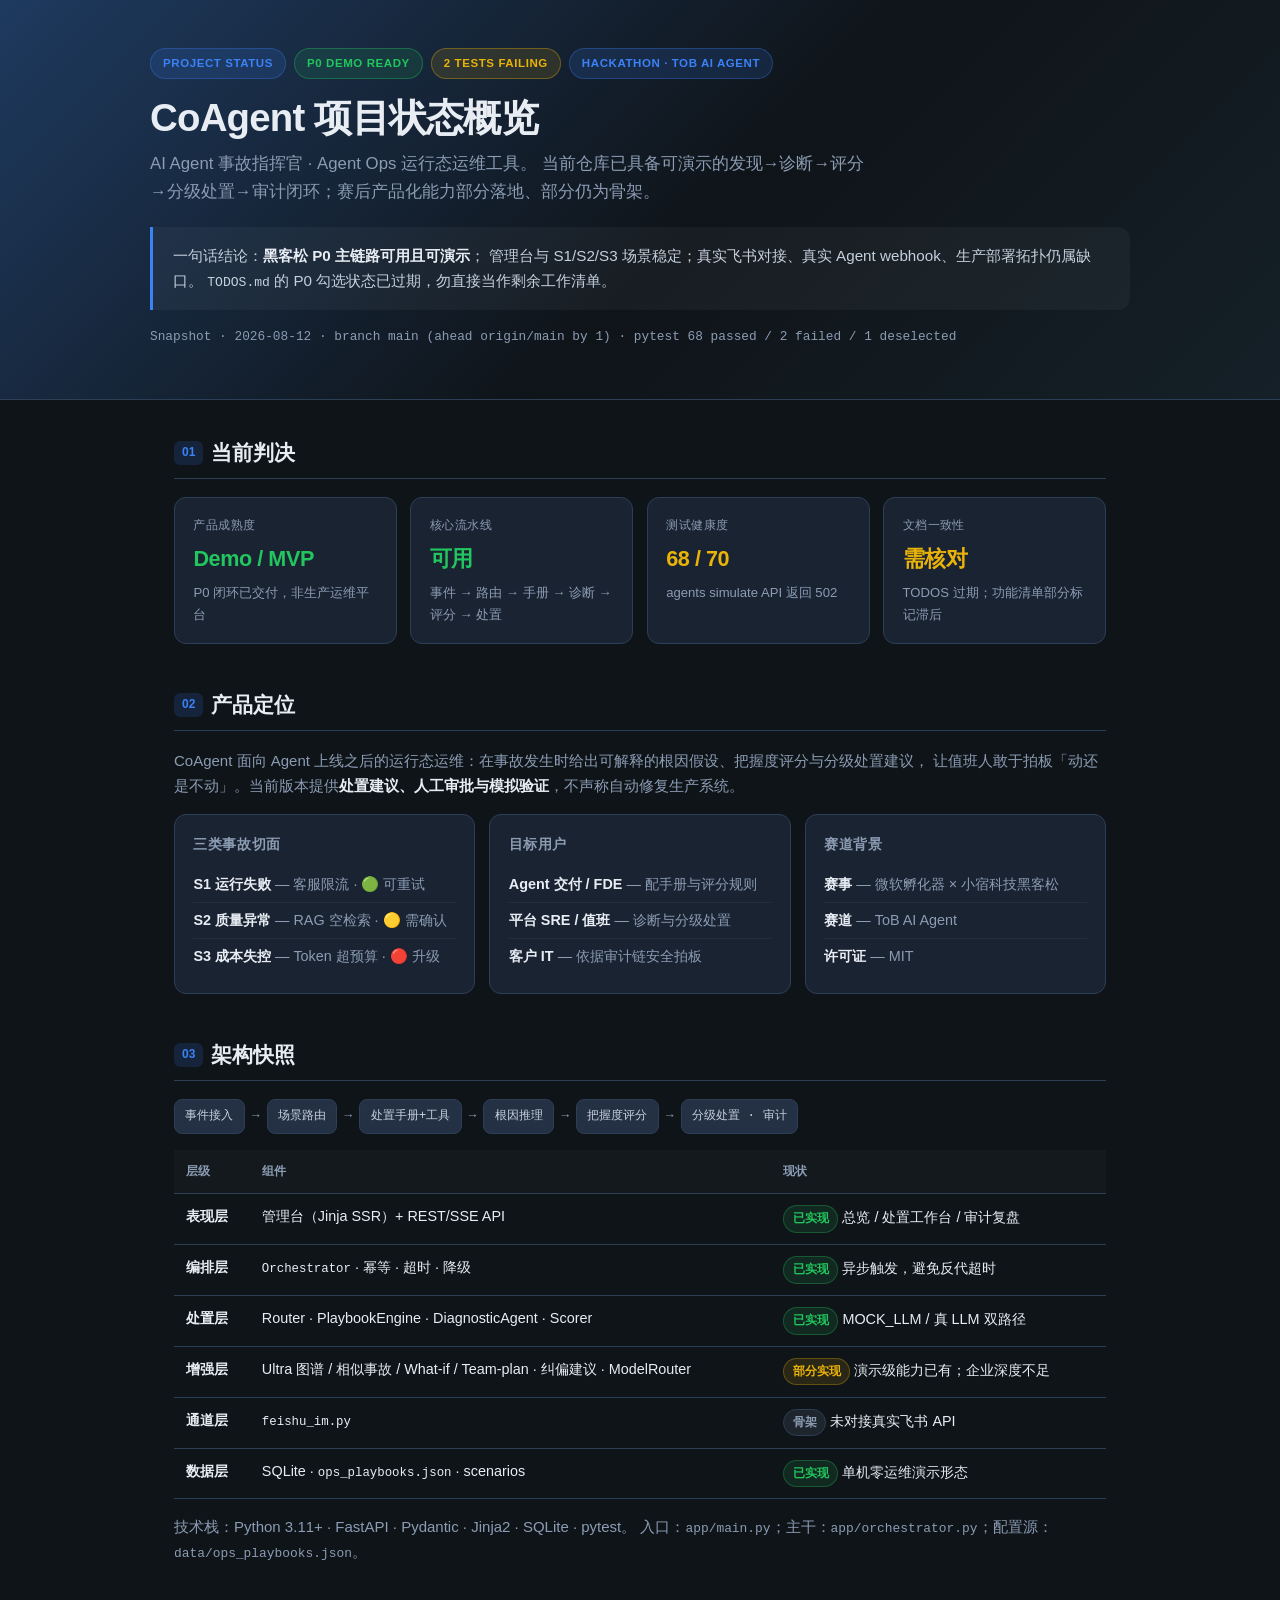
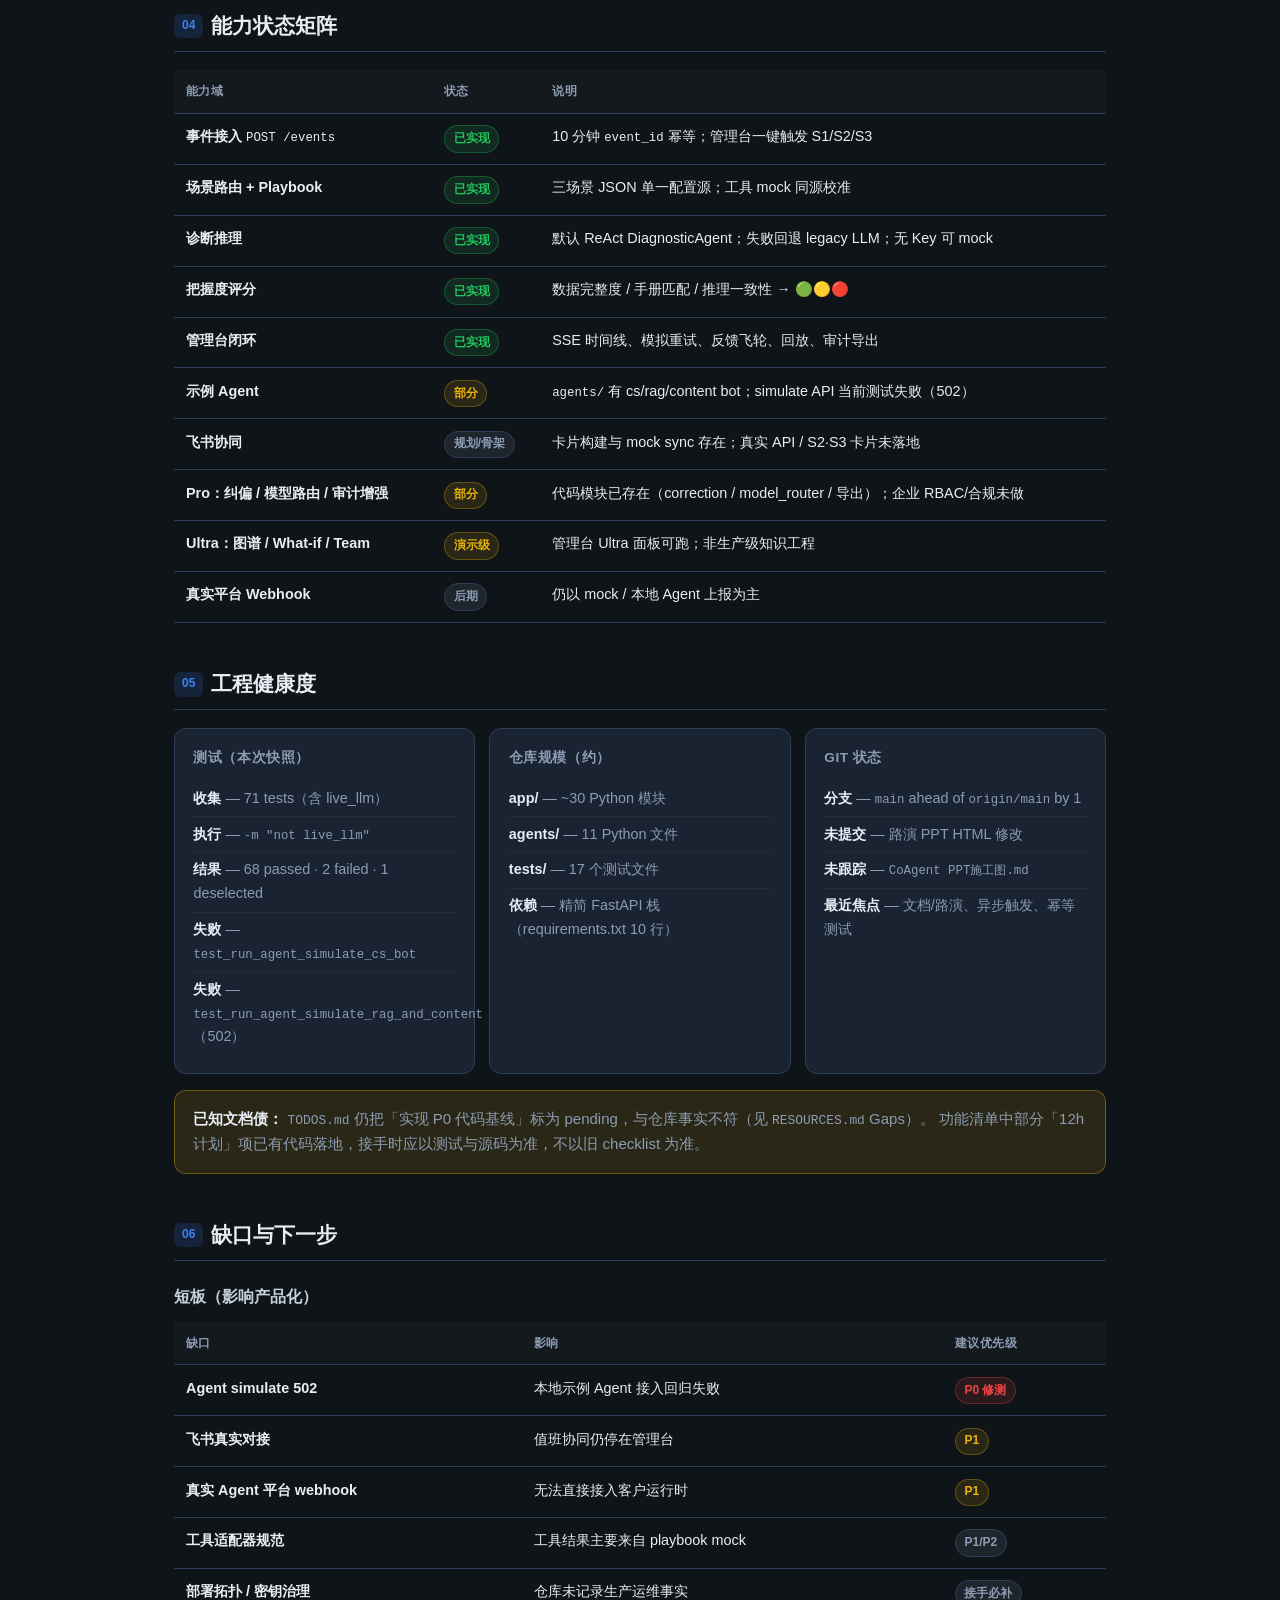
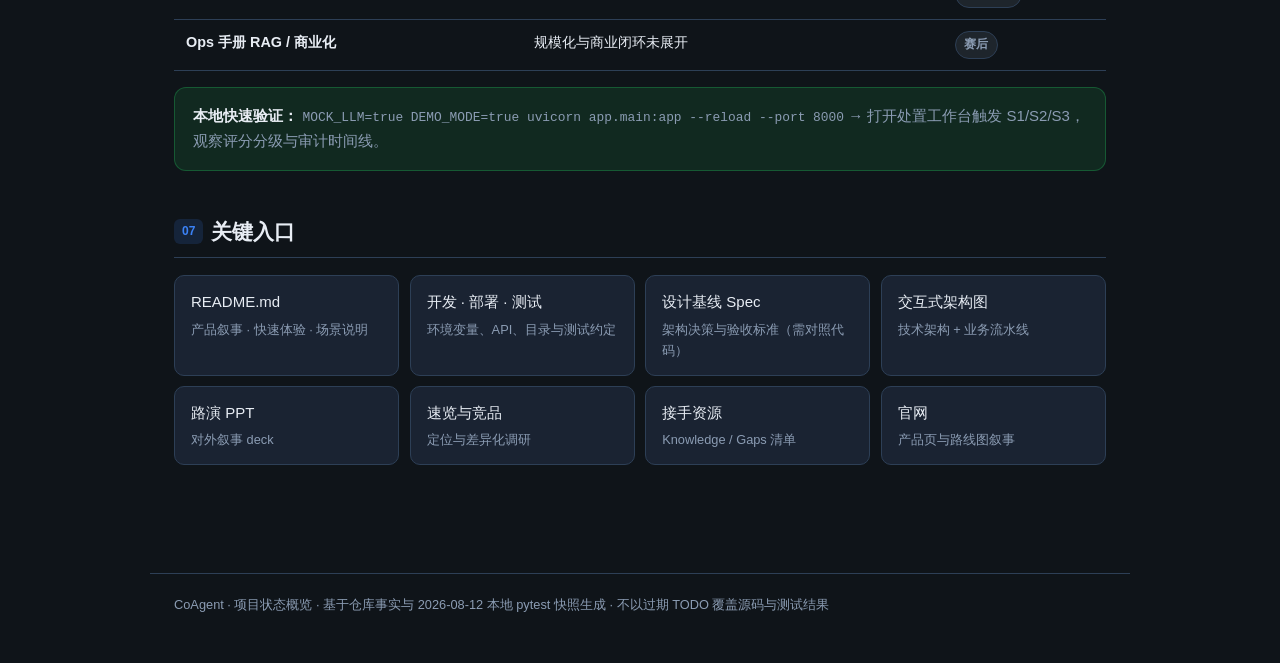
<file: docs/intro/CoAgent-项目状态概览.html>
<!DOCTYPE html>
<html lang="zh-CN">
<head>
  <meta charset="UTF-8" />
  <meta name="viewport" content="width=device-width, initial-scale=1.0" />
  <title>CoAgent · 项目状态概览</title>
  <style>
    :root {
      --bg: #0f1419;
      --surface: #1a2332;
      --surface-2: #243044;
      --border: #2d3f56;
      --text: #e8edf4;
      --text-muted: #8b9cb3;
      --accent: #3b82f6;
      --accent-soft: rgba(59, 130, 246, 0.15);
      --green: #22c55e;
      --green-soft: rgba(34, 197, 94, 0.12);
      --yellow: #eab308;
      --yellow-soft: rgba(234, 179, 8, 0.12);
      --red: #ef4444;
      --red-soft: rgba(239, 68, 68, 0.12);
      --radius: 12px;
      --font: "SF Pro Display", -apple-system, BlinkMacSystemFont, "Segoe UI", "PingFang SC", "Hiragino Sans GB", "Microsoft YaHei", sans-serif;
      --mono: "SF Mono", ui-monospace, Menlo, Consolas, monospace;
    }

    * { box-sizing: border-box; margin: 0; padding: 0; }

    body {
      font-family: var(--font);
      background: var(--bg);
      color: var(--text);
      line-height: 1.65;
      font-size: 15px;
    }

    .hero {
      background: linear-gradient(135deg, #1e3a5f 0%, #0f1419 55%, #152028 100%);
      border-bottom: 1px solid var(--border);
      padding: 3rem 1.5rem 2.5rem;
    }

    .hero-inner { max-width: 980px; margin: 0 auto; }

    .meta-row {
      display: flex;
      flex-wrap: wrap;
      gap: 0.5rem;
      margin-bottom: 1rem;
    }

    .badge {
      display: inline-block;
      font-size: 0.72rem;
      font-weight: 600;
      letter-spacing: 0.05em;
      text-transform: uppercase;
      color: var(--accent);
      background: var(--accent-soft);
      border: 1px solid rgba(59, 130, 246, 0.3);
      padding: 0.3rem 0.75rem;
      border-radius: 999px;
    }

    .badge.ok {
      color: var(--green);
      background: var(--green-soft);
      border-color: rgba(34, 197, 94, 0.35);
    }

    .badge.warn {
      color: var(--yellow);
      background: var(--yellow-soft);
      border-color: rgba(234, 179, 8, 0.35);
    }

    .badge.bad {
      color: var(--red);
      background: var(--red-soft);
      border-color: rgba(239, 68, 68, 0.35);
    }

    h1 {
      font-size: clamp(1.75rem, 4vw, 2.4rem);
      font-weight: 700;
      letter-spacing: -0.02em;
      line-height: 1.2;
      margin-bottom: 0.6rem;
    }

    .hero-tagline {
      font-size: 1.05rem;
      color: var(--text-muted);
      max-width: 720px;
    }

    .hero-quote {
      margin-top: 1.35rem;
      padding: 1rem 1.25rem;
      border-left: 3px solid var(--accent);
      background: rgba(255, 255, 255, 0.04);
      border-radius: 0 var(--radius) var(--radius) 0;
      font-size: 0.95rem;
      color: #c5d0de;
    }

    .stamp {
      margin-top: 1rem;
      font-size: 0.8rem;
      color: var(--text-muted);
      font-family: var(--mono);
    }

    main { max-width: 980px; margin: 0 auto; padding: 2.25rem 1.5rem 4rem; }

    section { margin-bottom: 2.75rem; }

    h2 {
      font-size: 1.3rem;
      font-weight: 700;
      margin-bottom: 1.1rem;
      padding-bottom: 0.5rem;
      border-bottom: 1px solid var(--border);
      display: flex;
      align-items: center;
      gap: 0.5rem;
    }

    h2 .num {
      font-size: 0.75rem;
      color: var(--accent);
      background: var(--accent-soft);
      padding: 0.15rem 0.5rem;
      border-radius: 6px;
      font-weight: 600;
    }

    h3 {
      font-size: 1.02rem;
      font-weight: 600;
      margin: 1.35rem 0 0.7rem;
      color: #c5d0de;
    }

    p { margin-bottom: 0.75rem; color: var(--text-muted); }

    .verdict {
      display: grid;
      grid-template-columns: repeat(auto-fit, minmax(180px, 1fr));
      gap: 0.85rem;
      margin: 1rem 0 0.25rem;
    }

    .verdict-card {
      background: var(--surface);
      border: 1px solid var(--border);
      border-radius: var(--radius);
      padding: 1.1rem 1.15rem;
    }

    .verdict-card .label {
      font-size: 0.75rem;
      text-transform: uppercase;
      letter-spacing: 0.04em;
      color: var(--text-muted);
      margin-bottom: 0.35rem;
    }

    .verdict-card .value {
      font-size: 1.35rem;
      font-weight: 700;
      letter-spacing: -0.02em;
    }

    .verdict-card .hint {
      margin-top: 0.35rem;
      font-size: 0.82rem;
      color: var(--text-muted);
    }

    .value.ok { color: var(--green); }
    .value.warn { color: var(--yellow); }
    .value.bad { color: var(--red); }
    .value.neutral { color: var(--text); }

    .pipeline {
      display: flex;
      flex-wrap: wrap;
      gap: 0.45rem;
      align-items: center;
      margin: 1rem 0;
      font-family: var(--mono);
      font-size: 0.78rem;
    }

    .pipeline span {
      background: var(--surface-2);
      border: 1px solid var(--border);
      padding: 0.4rem 0.65rem;
      border-radius: 8px;
      color: #c5d0de;
    }

    .pipeline .arrow { background: transparent; border: none; color: var(--text-muted); padding: 0; }

    table {
      width: 100%;
      border-collapse: collapse;
      font-size: 0.9rem;
      margin: 0.75rem 0 1rem;
    }

    th, td {
      text-align: left;
      padding: 0.7rem 0.75rem;
      border-bottom: 1px solid var(--border);
      vertical-align: top;
    }

    th {
      color: var(--text-muted);
      font-weight: 600;
      font-size: 0.78rem;
      text-transform: uppercase;
      letter-spacing: 0.04em;
      background: rgba(255, 255, 255, 0.02);
    }

    td strong { color: var(--text); font-weight: 600; }

    .status {
      display: inline-block;
      font-size: 0.75rem;
      font-weight: 600;
      padding: 0.18rem 0.55rem;
      border-radius: 999px;
      border: 1px solid transparent;
      white-space: nowrap;
    }

    .status.done {
      color: var(--green);
      background: var(--green-soft);
      border-color: rgba(34, 197, 94, 0.3);
    }

    .status.partial {
      color: var(--yellow);
      background: var(--yellow-soft);
      border-color: rgba(234, 179, 8, 0.3);
    }

    .status.planned {
      color: var(--text-muted);
      background: rgba(139, 156, 179, 0.12);
      border-color: var(--border);
    }

    .status.fail {
      color: var(--red);
      background: var(--red-soft);
      border-color: rgba(239, 68, 68, 0.3);
    }

    .cards {
      display: grid;
      grid-template-columns: repeat(auto-fit, minmax(260px, 1fr));
      gap: 0.9rem;
      margin: 1rem 0;
    }

    .card {
      background: var(--surface);
      border: 1px solid var(--border);
      border-radius: var(--radius);
      padding: 1.15rem;
    }

    .card h4 {
      font-size: 0.85rem;
      font-weight: 600;
      color: var(--text-muted);
      text-transform: uppercase;
      letter-spacing: 0.04em;
      margin-bottom: 0.7rem;
    }

    .card ul { list-style: none; }

    .card li {
      padding: 0.35rem 0;
      border-bottom: 1px solid rgba(255, 255, 255, 0.05);
      font-size: 0.9rem;
      color: var(--text-muted);
    }

    .card li:last-child { border-bottom: none; }

    .card li strong { color: var(--text); }

    .callout {
      background: var(--surface);
      border: 1px solid var(--border);
      border-radius: var(--radius);
      padding: 1rem 1.15rem;
      margin: 1rem 0;
    }

    .callout.warn {
      border-color: rgba(234, 179, 8, 0.35);
      background: var(--yellow-soft);
    }

    .callout.ok {
      border-color: rgba(34, 197, 94, 0.3);
      background: var(--green-soft);
    }

    .callout p:last-child { margin-bottom: 0; }

    code, .mono {
      font-family: var(--mono);
      font-size: 0.86em;
    }

    a {
      color: #93c5fd;
      text-decoration: none;
    }

    a:hover { text-decoration: underline; }

    .links {
      display: grid;
      grid-template-columns: repeat(auto-fit, minmax(220px, 1fr));
      gap: 0.65rem;
    }

    .link-item {
      display: block;
      background: var(--surface);
      border: 1px solid var(--border);
      border-radius: 10px;
      padding: 0.85rem 1rem;
      color: var(--text);
      transition: border-color 0.15s ease;
    }

    .link-item:hover {
      border-color: var(--accent);
      text-decoration: none;
    }

    .link-item small {
      display: block;
      margin-top: 0.25rem;
      color: var(--text-muted);
      font-size: 0.8rem;
    }

    footer {
      max-width: 980px;
      margin: 0 auto;
      padding: 0 1.5rem 3rem;
      color: var(--text-muted);
      font-size: 0.8rem;
      border-top: 1px solid var(--border);
      padding-top: 1.25rem;
    }

    @media (max-width: 640px) {
      .hero { padding: 2.25rem 1.1rem 2rem; }
      main { padding: 1.75rem 1.1rem 3rem; }
      table { display: block; overflow-x: auto; }
    }
  </style>
</head>
<body>
  <header class="hero">
    <div class="hero-inner">
      <div class="meta-row">
        <span class="badge">Project Status</span>
        <span class="badge ok">P0 Demo Ready</span>
        <span class="badge warn">2 Tests Failing</span>
        <span class="badge">Hackathon · ToB AI Agent</span>
      </div>
      <h1>CoAgent 项目状态概览</h1>
      <p class="hero-tagline">
        AI Agent 事故指挥官 · Agent Ops 运行态运维工具。
        当前仓库已具备可演示的发现→诊断→评分→分级处置→审计闭环；赛后产品化能力部分落地、部分仍为骨架。
      </p>
      <div class="hero-quote">
        一句话结论：<strong style="color:#e8edf4">黑客松 P0 主链路可用且可演示</strong>；
        管理台与 S1/S2/S3 场景稳定；真实飞书对接、真实 Agent webhook、生产部署拓扑仍属缺口。
        <code>TODOS.md</code> 的 P0 勾选状态已过期，勿直接当作剩余工作清单。
      </div>
      <p class="stamp">Snapshot · 2026-08-12 · branch main (ahead origin/main by 1) · pytest 68 passed / 2 failed / 1 deselected</p>
    </div>
  </header>

  <main>
    <section>
      <h2><span class="num">01</span> 当前判决</h2>
      <div class="verdict">
        <div class="verdict-card">
          <div class="label">产品成熟度</div>
          <div class="value ok">Demo / MVP</div>
          <div class="hint">P0 闭环已交付，非生产运维平台</div>
        </div>
        <div class="verdict-card">
          <div class="label">核心流水线</div>
          <div class="value ok">可用</div>
          <div class="hint">事件 → 路由 → 手册 → 诊断 → 评分 → 处置</div>
        </div>
        <div class="verdict-card">
          <div class="label">测试健康度</div>
          <div class="value warn">68 / 70</div>
          <div class="hint">agents simulate API 返回 502</div>
        </div>
        <div class="verdict-card">
          <div class="label">文档一致性</div>
          <div class="value warn">需核对</div>
          <div class="hint">TODOS 过期；功能清单部分标记滞后</div>
        </div>
      </div>
    </section>

    <section>
      <h2><span class="num">02</span> 产品定位</h2>
      <p>
        CoAgent 面向 Agent 上线之后的运行态运维：在事故发生时给出可解释的根因假设、把握度评分与分级处置建议，
        让值班人敢于拍板「动还是不动」。当前版本提供<strong style="color:#e8edf4">处置建议、人工审批与模拟验证</strong>，不声称自动修复生产系统。
      </p>
      <div class="cards">
        <div class="card">
          <h4>三类事故切面</h4>
          <ul>
            <li><strong>S1 运行失败</strong> — 客服限流 · 🟢 可重试</li>
            <li><strong>S2 质量异常</strong> — RAG 空检索 · 🟡 需确认</li>
            <li><strong>S3 成本失控</strong> — Token 超预算 · 🔴 升级</li>
          </ul>
        </div>
        <div class="card">
          <h4>目标用户</h4>
          <ul>
            <li><strong>Agent 交付 / FDE</strong> — 配手册与评分规则</li>
            <li><strong>平台 SRE / 值班</strong> — 诊断与分级处置</li>
            <li><strong>客户 IT</strong> — 依据审计链安全拍板</li>
          </ul>
        </div>
        <div class="card">
          <h4>赛道背景</h4>
          <ul>
            <li><strong>赛事</strong> — 微软孵化器 × 小宿科技黑客松</li>
            <li><strong>赛道</strong> — ToB AI Agent</li>
            <li><strong>许可证</strong> — MIT</li>
          </ul>
        </div>
      </div>
    </section>

    <section>
      <h2><span class="num">03</span> 架构快照</h2>
      <div class="pipeline">
        <span>事件接入</span><span class="arrow">→</span>
        <span>场景路由</span><span class="arrow">→</span>
        <span>处置手册+工具</span><span class="arrow">→</span>
        <span>根因推理</span><span class="arrow">→</span>
        <span>把握度评分</span><span class="arrow">→</span>
        <span>分级处置 · 审计</span>
      </div>
      <table>
        <thead>
          <tr>
            <th>层级</th>
            <th>组件</th>
            <th>现状</th>
          </tr>
        </thead>
        <tbody>
          <tr>
            <td><strong>表现层</strong></td>
            <td>管理台（Jinja SSR）+ REST/SSE API</td>
            <td><span class="status done">已实现</span> 总览 / 处置工作台 / 审计复盘</td>
          </tr>
          <tr>
            <td><strong>编排层</strong></td>
            <td><code>Orchestrator</code> · 幂等 · 超时 · 降级</td>
            <td><span class="status done">已实现</span> 异步触发，避免反代超时</td>
          </tr>
          <tr>
            <td><strong>处置层</strong></td>
            <td>Router · PlaybookEngine · DiagnosticAgent · Scorer</td>
            <td><span class="status done">已实现</span> MOCK_LLM / 真 LLM 双路径</td>
          </tr>
          <tr>
            <td><strong>增强层</strong></td>
            <td>Ultra 图谱 / 相似事故 / What-if / Team-plan · 纠偏建议 · ModelRouter</td>
            <td><span class="status partial">部分实现</span> 演示级能力已有；企业深度不足</td>
          </tr>
          <tr>
            <td><strong>通道层</strong></td>
            <td><code>feishu_im.py</code></td>
            <td><span class="status planned">骨架</span> 未对接真实飞书 API</td>
          </tr>
          <tr>
            <td><strong>数据层</strong></td>
            <td>SQLite · <code>ops_playbooks.json</code> · scenarios</td>
            <td><span class="status done">已实现</span> 单机零运维演示形态</td>
          </tr>
        </tbody>
      </table>
      <p>
        技术栈：Python 3.11+ · FastAPI · Pydantic · Jinja2 · SQLite · pytest。
        入口：<code>app/main.py</code>；主干：<code>app/orchestrator.py</code>；配置源：<code>data/ops_playbooks.json</code>。
      </p>
    </section>

    <section>
      <h2><span class="num">04</span> 能力状态矩阵</h2>
      <table>
        <thead>
          <tr>
            <th>能力域</th>
            <th>状态</th>
            <th>说明</th>
          </tr>
        </thead>
        <tbody>
          <tr>
            <td><strong>事件接入</strong> <code>POST /events</code></td>
            <td><span class="status done">已实现</span></td>
            <td>10 分钟 <code>event_id</code> 幂等；管理台一键触发 S1/S2/S3</td>
          </tr>
          <tr>
            <td><strong>场景路由 + Playbook</strong></td>
            <td><span class="status done">已实现</span></td>
            <td>三场景 JSON 单一配置源；工具 mock 同源校准</td>
          </tr>
          <tr>
            <td><strong>诊断推理</strong></td>
            <td><span class="status done">已实现</span></td>
            <td>默认 ReAct DiagnosticAgent；失败回退 legacy LLM；无 Key 可 mock</td>
          </tr>
          <tr>
            <td><strong>把握度评分</strong></td>
            <td><span class="status done">已实现</span></td>
            <td>数据完整度 / 手册匹配 / 推理一致性 → 🟢🟡🔴</td>
          </tr>
          <tr>
            <td><strong>管理台闭环</strong></td>
            <td><span class="status done">已实现</span></td>
            <td>SSE 时间线、模拟重试、反馈飞轮、回放、审计导出</td>
          </tr>
          <tr>
            <td><strong>示例 Agent</strong></td>
            <td><span class="status partial">部分</span></td>
            <td><code>agents/</code> 有 cs/rag/content bot；simulate API 当前测试失败（502）</td>
          </tr>
          <tr>
            <td><strong>飞书协同</strong></td>
            <td><span class="status planned">规划/骨架</span></td>
            <td>卡片构建与 mock sync 存在；真实 API / S2·S3 卡片未落地</td>
          </tr>
          <tr>
            <td><strong>Pro：纠偏 / 模型路由 / 审计增强</strong></td>
            <td><span class="status partial">部分</span></td>
            <td>代码模块已存在（correction / model_router / 导出）；企业 RBAC/合规未做</td>
          </tr>
          <tr>
            <td><strong>Ultra：图谱 / What-if / Team</strong></td>
            <td><span class="status partial">演示级</span></td>
            <td>管理台 Ultra 面板可跑；非生产级知识工程</td>
          </tr>
          <tr>
            <td><strong>真实平台 Webhook</strong></td>
            <td><span class="status planned">后期</span></td>
            <td>仍以 mock / 本地 Agent 上报为主</td>
          </tr>
        </tbody>
      </table>
    </section>

    <section>
      <h2><span class="num">05</span> 工程健康度</h2>
      <div class="cards">
        <div class="card">
          <h4>测试（本次快照）</h4>
          <ul>
            <li><strong>收集</strong> — 71 tests（含 live_llm）</li>
            <li><strong>执行</strong> — <code>-m "not live_llm"</code></li>
            <li><strong>结果</strong> — 68 passed · 2 failed · 1 deselected</li>
            <li><strong>失败</strong> — <code>test_run_agent_simulate_cs_bot</code></li>
            <li><strong>失败</strong> — <code>test_run_agent_simulate_rag_and_content</code>（502）</li>
          </ul>
        </div>
        <div class="card">
          <h4>仓库规模（约）</h4>
          <ul>
            <li><strong>app/</strong> — ~30 Python 模块</li>
            <li><strong>agents/</strong> — 11 Python 文件</li>
            <li><strong>tests/</strong> — 17 个测试文件</li>
            <li><strong>依赖</strong> — 精简 FastAPI 栈（requirements.txt 10 行）</li>
          </ul>
        </div>
        <div class="card">
          <h4>Git 状态</h4>
          <ul>
            <li><strong>分支</strong> — <code>main</code> ahead of <code>origin/main</code> by 1</li>
            <li><strong>未提交</strong> — 路演 PPT HTML 修改</li>
            <li><strong>未跟踪</strong> — <code>CoAgent PPT施工图.md</code></li>
            <li><strong>最近焦点</strong> — 文档/路演、异步触发、幂等测试</li>
          </ul>
        </div>
      </div>

      <div class="callout warn">
        <p><strong style="color:#e8edf4">已知文档债：</strong>
          <code>TODOS.md</code> 仍把「实现 P0 代码基线」标为 pending，与仓库事实不符（见 <code>RESOURCES.md</code> Gaps）。
          功能清单中部分「12h 计划」项已有代码落地，接手时应以测试与源码为准，不以旧 checklist 为准。
        </p>
      </div>
    </section>

    <section>
      <h2><span class="num">06</span> 缺口与下一步</h2>
      <h3>短板（影响产品化）</h3>
      <table>
        <thead>
          <tr>
            <th>缺口</th>
            <th>影响</th>
            <th>建议优先级</th>
          </tr>
        </thead>
        <tbody>
          <tr>
            <td><strong>Agent simulate 502</strong></td>
            <td>本地示例 Agent 接入回归失败</td>
            <td><span class="status fail">P0 修测</span></td>
          </tr>
          <tr>
            <td><strong>飞书真实对接</strong></td>
            <td>值班协同仍停在管理台</td>
            <td><span class="status partial">P1</span></td>
          </tr>
          <tr>
            <td><strong>真实 Agent 平台 webhook</strong></td>
            <td>无法直接接入客户运行时</td>
            <td><span class="status partial">P1</span></td>
          </tr>
          <tr>
            <td><strong>工具适配器规范</strong></td>
            <td>工具结果主要来自 playbook mock</td>
            <td><span class="status planned">P1/P2</span></td>
          </tr>
          <tr>
            <td><strong>部署拓扑 / 密钥治理</strong></td>
            <td>仓库未记录生产运维事实</td>
            <td><span class="status planned">接手必补</span></td>
          </tr>
          <tr>
            <td><strong>Ops 手册 RAG / 商业化</strong></td>
            <td>规模化与商业闭环未展开</td>
            <td><span class="status planned">赛后</span></td>
          </tr>
        </tbody>
      </table>

      <div class="callout ok">
        <p><strong style="color:#e8edf4">本地快速验证：</strong>
          <code>MOCK_LLM=true DEMO_MODE=true uvicorn app.main:app --reload --port 8000</code>
          → 打开处置工作台触发 S1/S2/S3，观察评分分级与审计时间线。
        </p>
      </div>
    </section>

    <section>
      <h2><span class="num">07</span> 关键入口</h2>
      <div class="links">
        <a class="link-item" href="../../README.md">README.md<small>产品叙事 · 快速体验 · 场景说明</small></a>
        <a class="link-item" href="../dev-deploy-test.md">开发 · 部署 · 测试<small>环境变量、API、目录与测试约定</small></a>
        <a class="link-item" href="../superpowers/specs/coagent-design-spec.md">设计基线 Spec<small>架构决策与验收标准（需对照代码）</small></a>
        <a class="link-item" href="../diagrams/coagent-architecture.html">交互式架构图<small>技术架构 + 业务流水线</small></a>
        <a class="link-item" href="CoAgent-路演PPT.html">路演 PPT<small>对外叙事 deck</small></a>
        <a class="link-item" href="项目速览与竞品分析调研.html">速览与竞品<small>定位与差异化调研</small></a>
        <a class="link-item" href="../../RESOURCES.md">接手资源<small>Knowledge / Gaps 清单</small></a>
        <a class="link-item" href="http://www.aikipedia.cn/coagent/">官网<small>产品页与路线图叙事</small></a>
      </div>
    </section>
  </main>

  <footer>
    CoAgent · 项目状态概览 · 基于仓库事实与 2026-08-12 本地 pytest 快照生成 ·
    不以过期 TODO 覆盖源码与测试结果
  </footer>
</body>
</html>
</file>
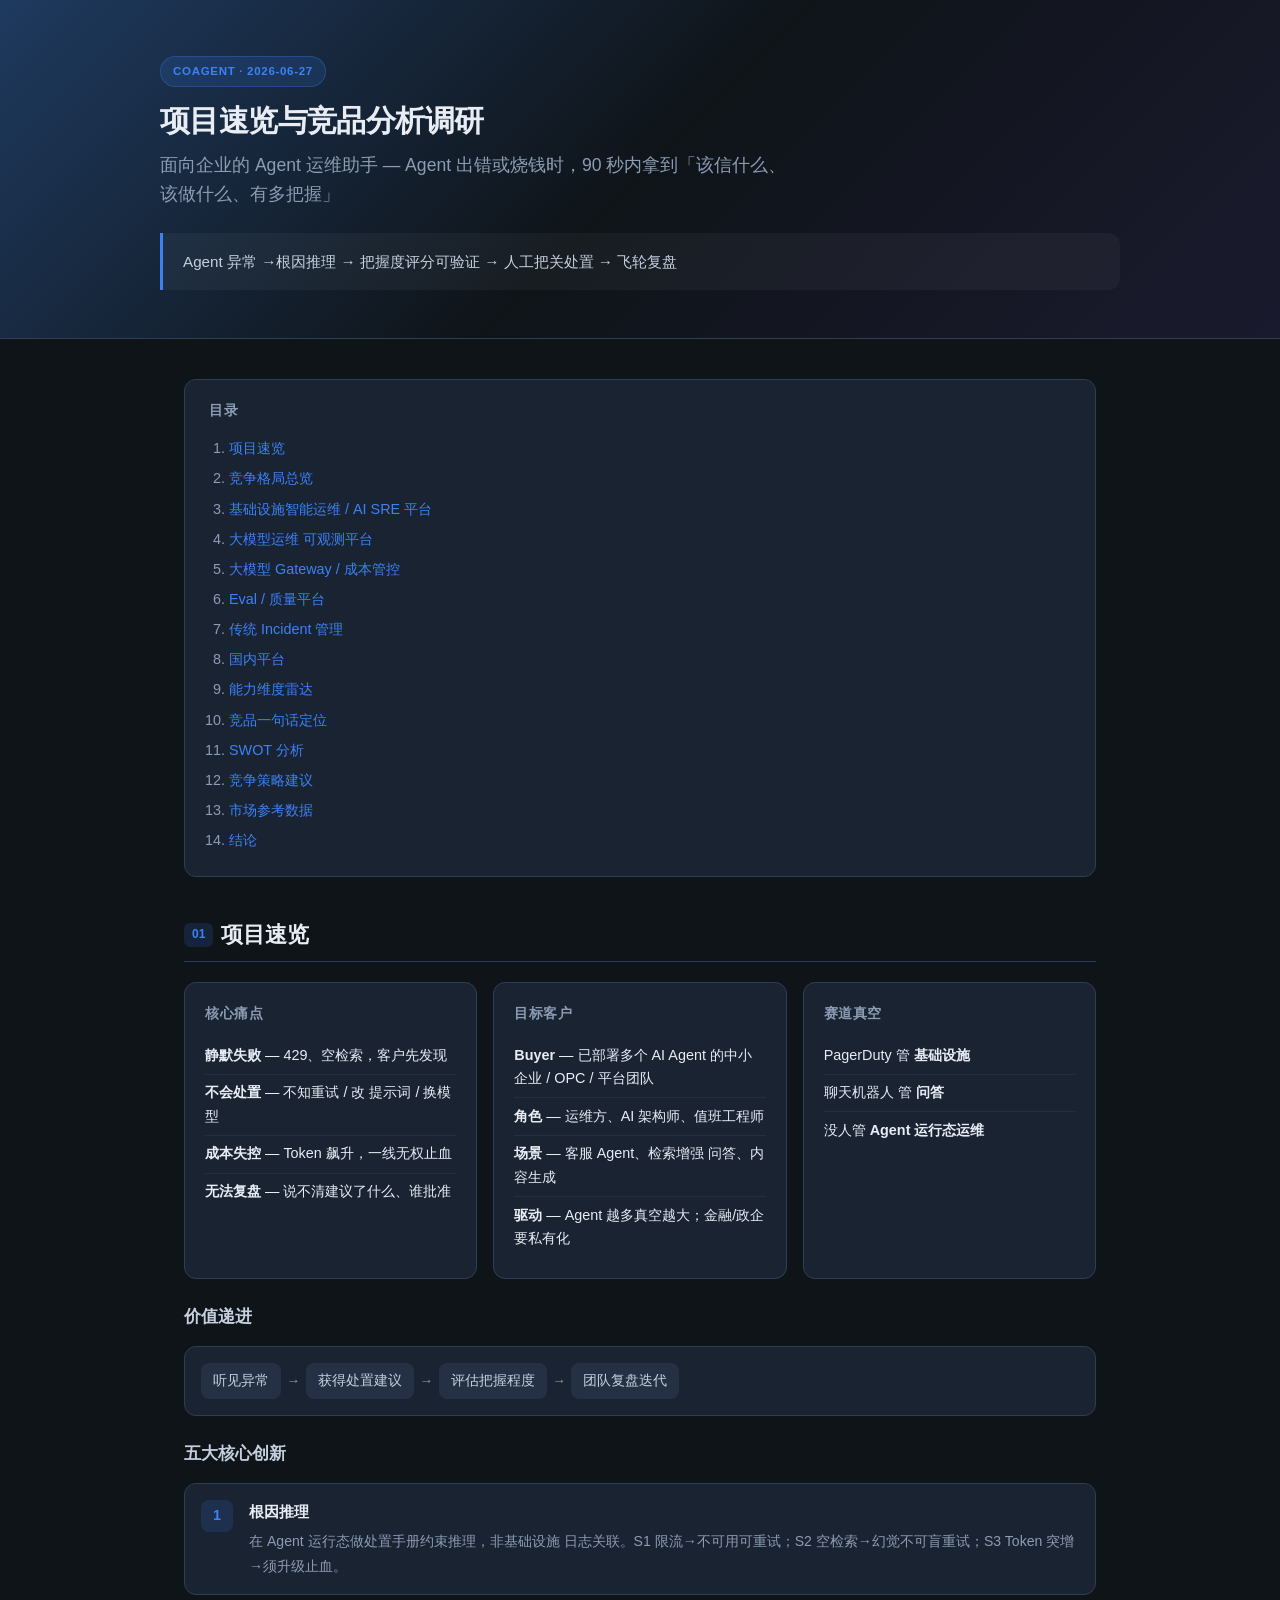
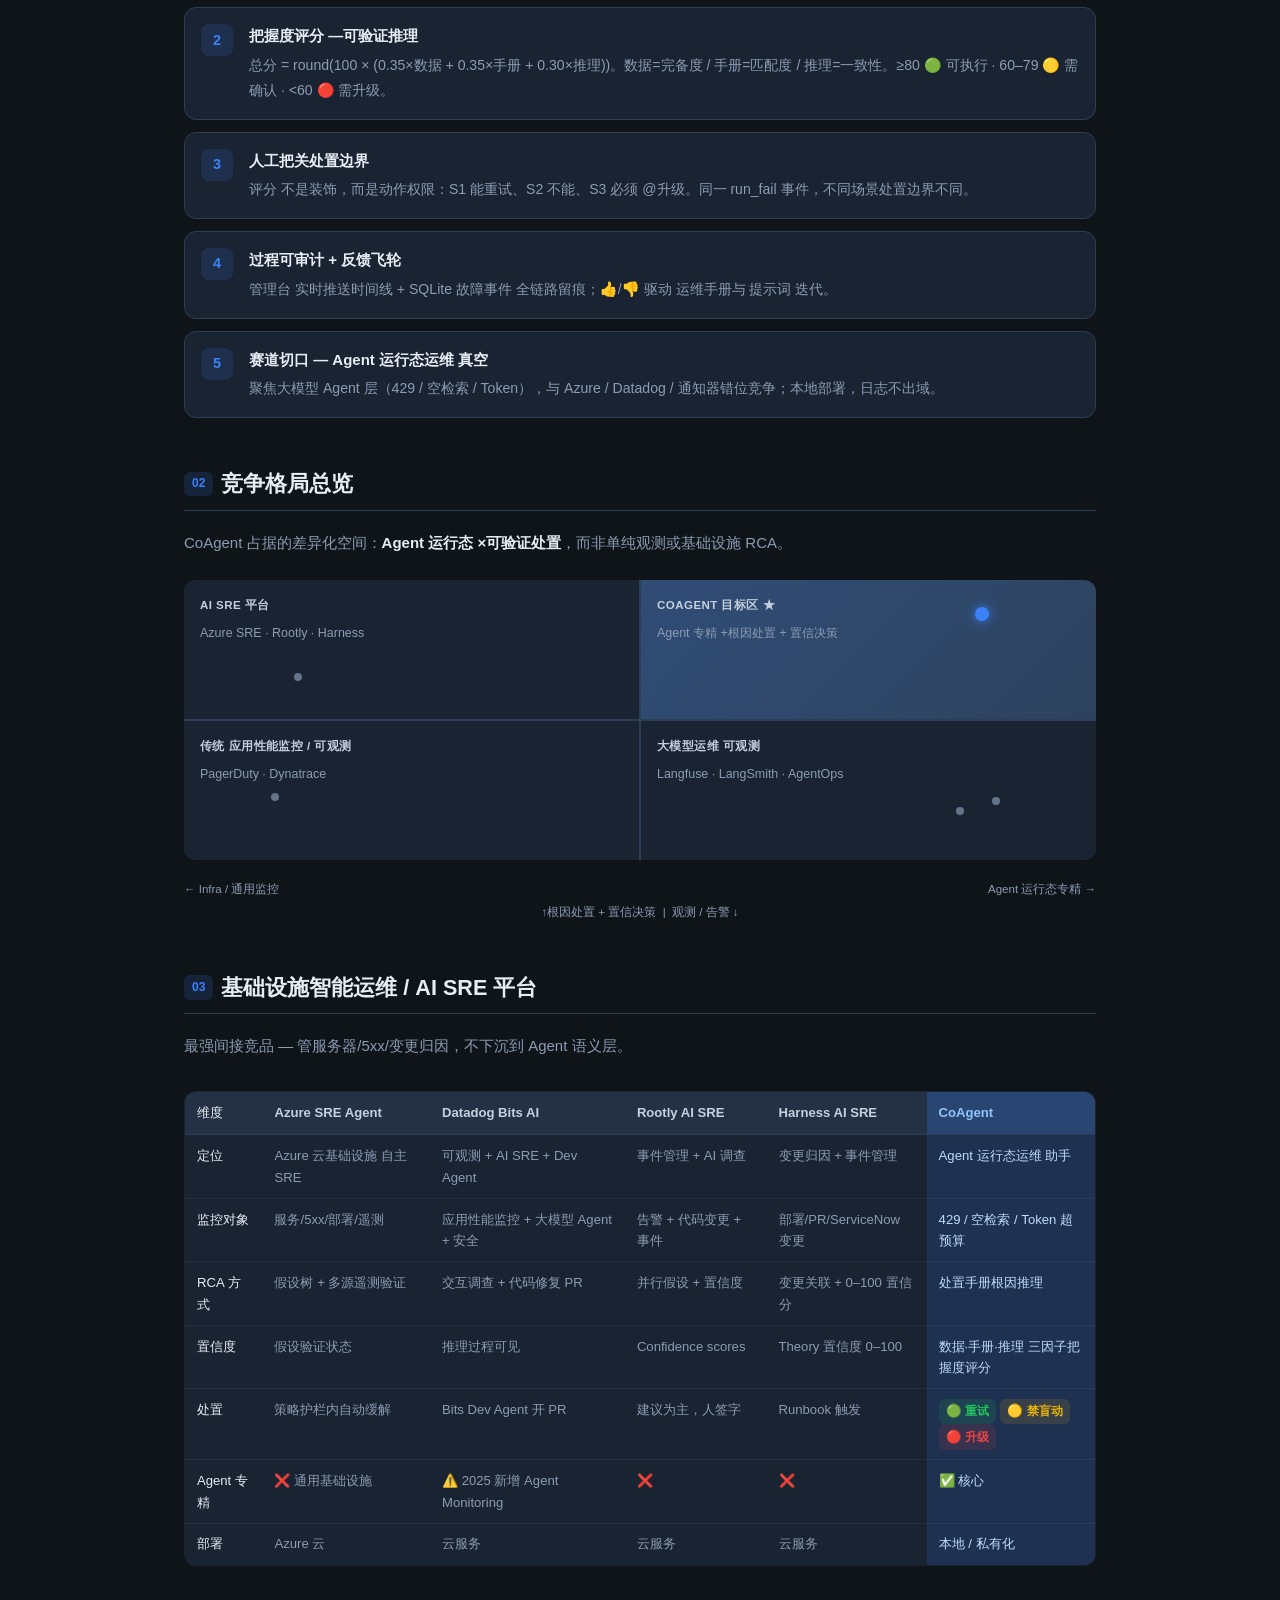
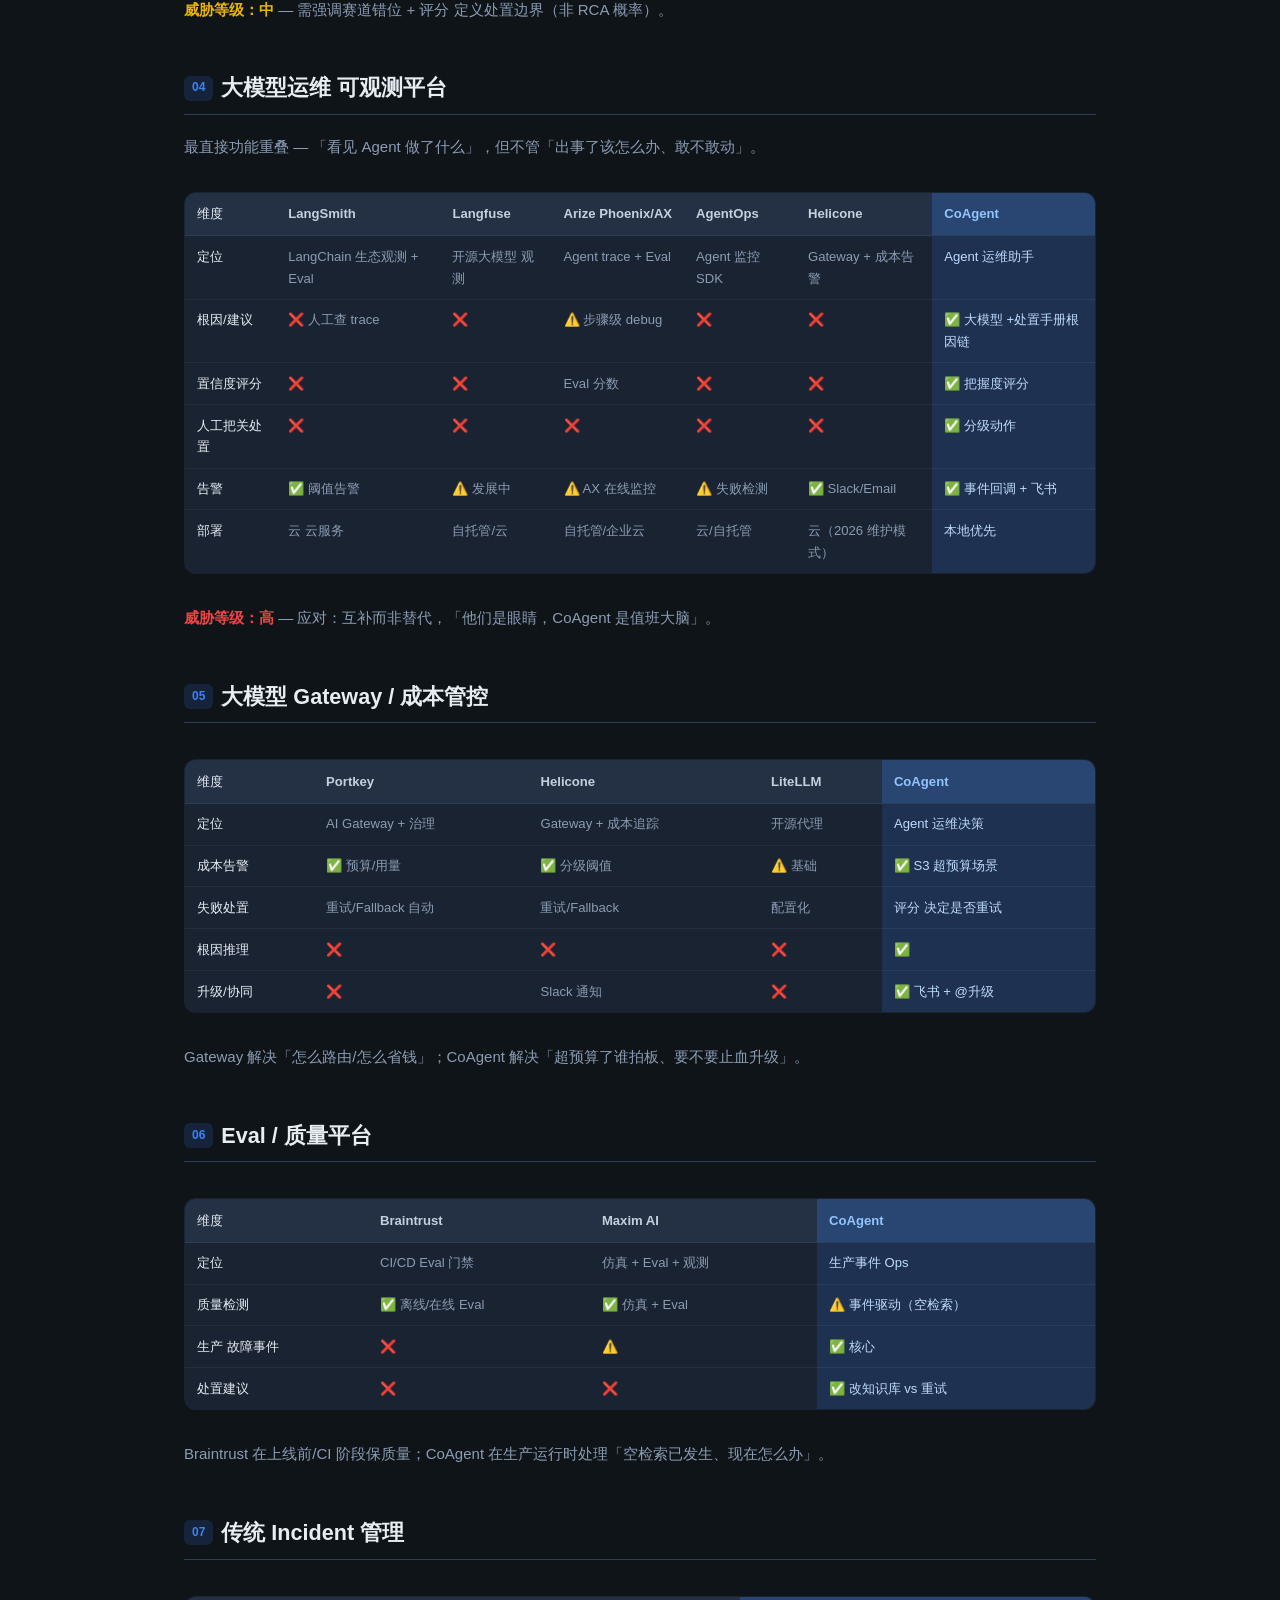
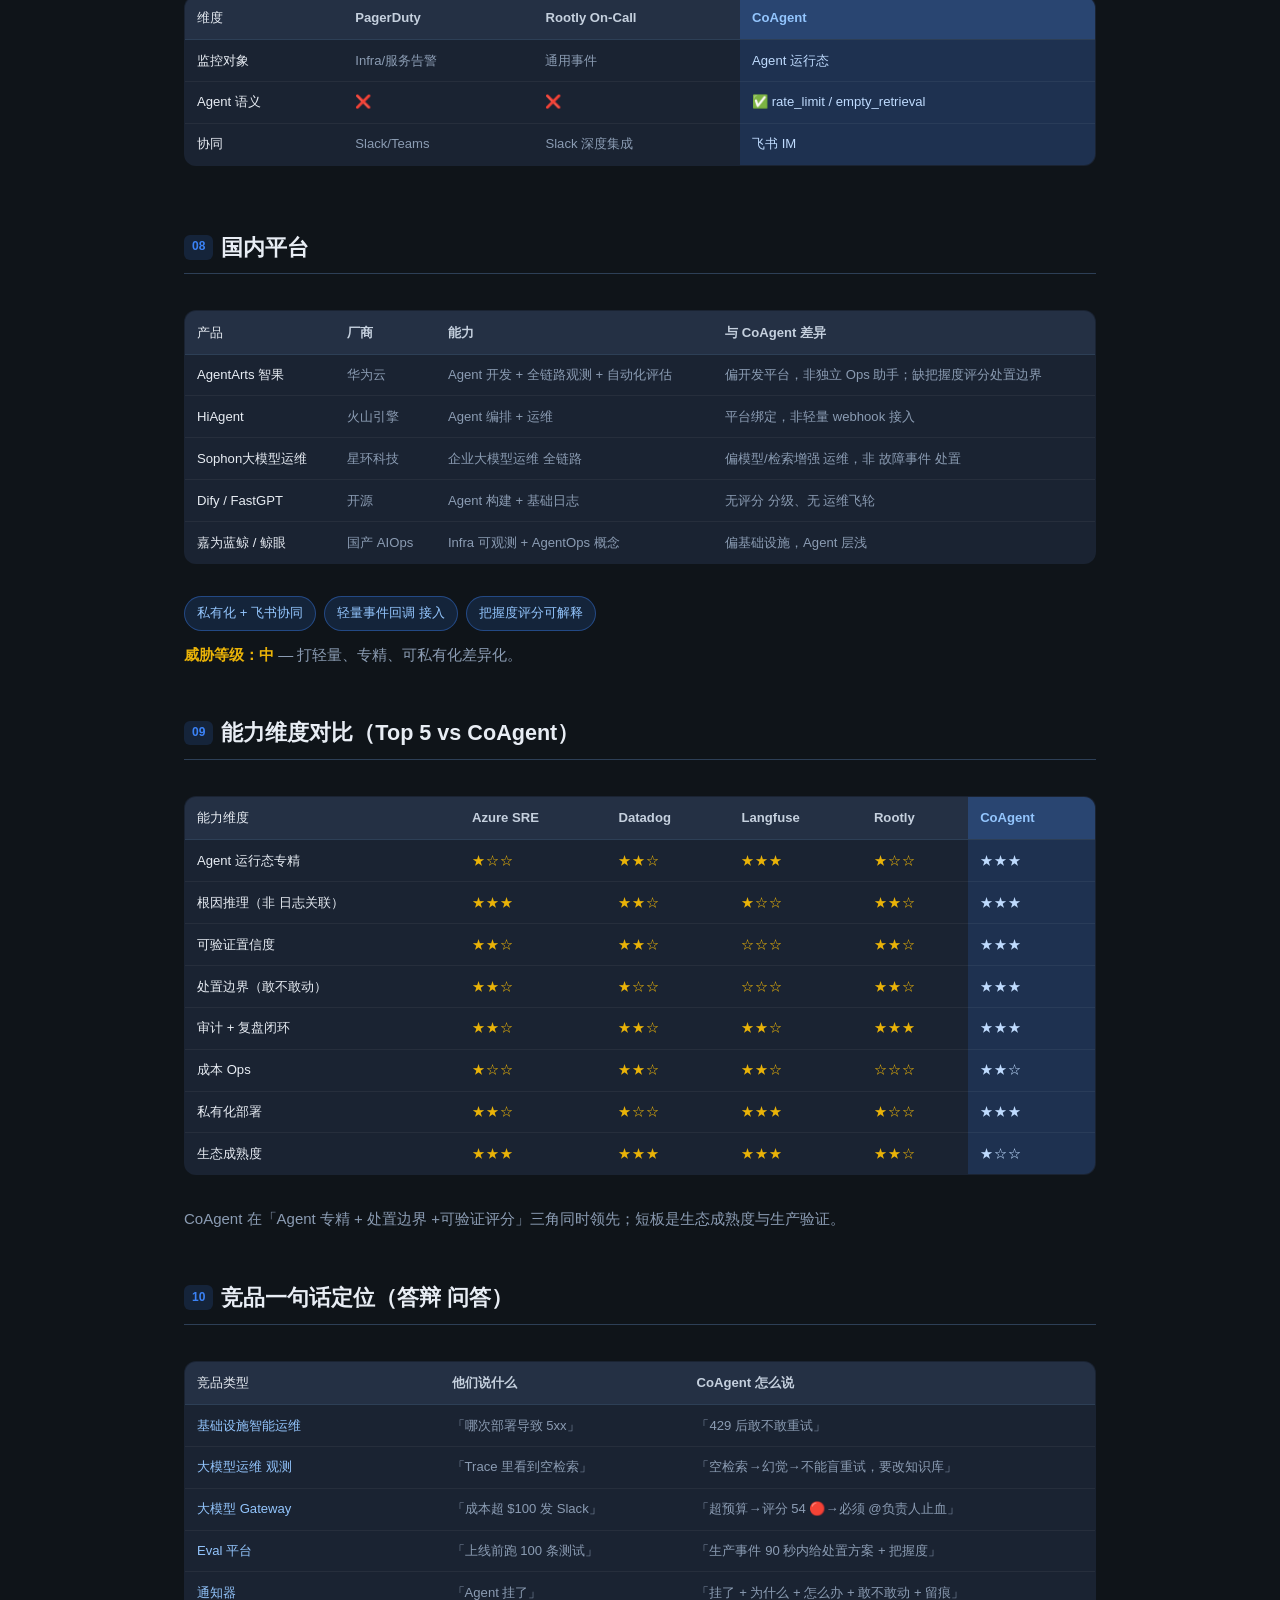
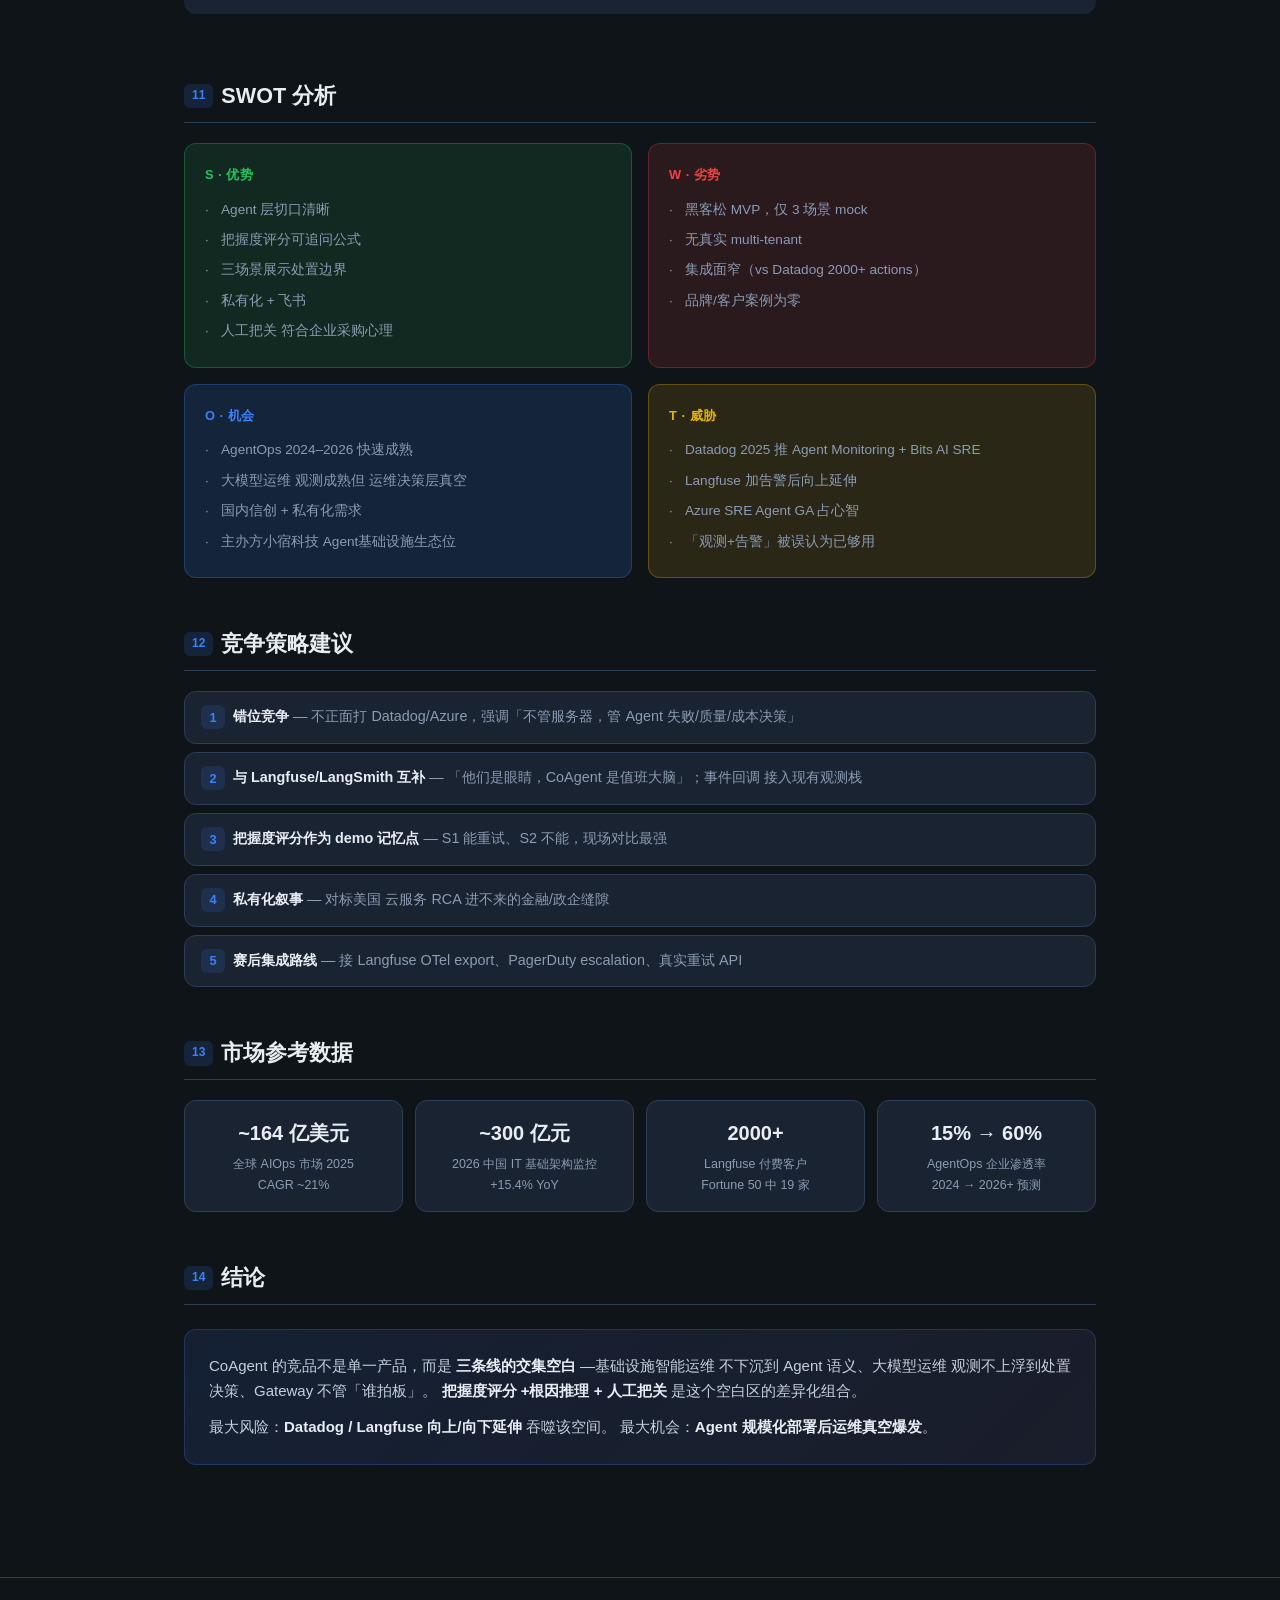
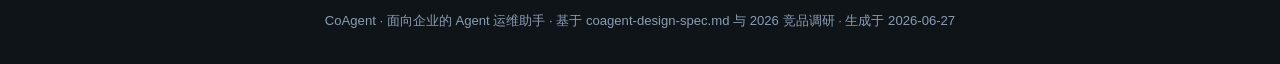
<file: docs/intro/项目速览与竞品分析调研.html>
<!DOCTYPE html>
<html lang="zh-CN">
<head>
  <meta charset="UTF-8" />
  <meta name="viewport" content="width=device-width, initial-scale=1.0" />
  <title>CoAgent · 项目速览与竞品分析</title>
  <style>
    :root {
      --bg: #0f1419;
      --surface: #1a2332;
      --surface-2: #243044;
      --border: #2d3f56;
      --text: #e8edf4;
      --text-muted: #8b9cb3;
      --accent: #3b82f6;
      --accent-soft: rgba(59, 130, 246, 0.15);
      --green: #22c55e;
      --green-soft: rgba(34, 197, 94, 0.12);
      --yellow: #eab308;
      --yellow-soft: rgba(234, 179, 8, 0.12);
      --red: #ef4444;
      --red-soft: rgba(239, 68, 68, 0.12);
      --purple: #a78bfa;
      --radius: 12px;
      --font: "SF Pro Display", -apple-system, BlinkMacSystemFont, "Segoe UI", "PingFang SC", "Hiragino Sans GB", "Microsoft YaHei", sans-serif;
    }

    * { box-sizing: border-box; margin: 0; padding: 0; }

    body {
      font-family: var(--font);
      background: var(--bg);
      color: var(--text);
      line-height: 1.65;
      font-size: 15px;
    }

    .hero {
      background: linear-gradient(135deg, #1e3a5f 0%, #0f1419 50%, #1a1a2e 100%);
      border-bottom: 1px solid var(--border);
      padding: 3.5rem 1.5rem 3rem;
    }

    .hero-inner { max-width: 960px; margin: 0 auto; }

    .badge {
      display: inline-block;
      font-size: 0.72rem;
      font-weight: 600;
      letter-spacing: 0.06em;
      text-transform: uppercase;
      color: var(--accent);
      background: var(--accent-soft);
      border: 1px solid rgba(59, 130, 246, 0.3);
      padding: 0.3rem 0.75rem;
      border-radius: 999px;
      margin-bottom: 1rem;
    }

    h1 {
      font-size: 区间校正(1.75rem, 4vw, 2.5rem);
      font-weight: 700;
      letter-spacing: -0.02em;
      line-height: 1.2;
      margin-bottom: 0.75rem;
    }

    .hero-tagline {
      font-size: 1.1rem;
      color: var(--text-muted);
      max-width: 640px;
    }

    .hero-quote {
      margin-top: 1.5rem;
      padding: 1rem 1.25rem;
      border-left: 3px solid var(--accent);
      background: rgba(255,255,255,0.04);
      border-radius: 0 var(--radius) var(--radius) 0;
      font-size: 0.95rem;
      color: #c5d0de;
    }

    main { max-width: 960px; margin: 0 auto; padding: 2.5rem 1.5rem 4rem; }

    section { margin-bottom: 3rem; }

    h2 {
      font-size: 1.35rem;
      font-weight: 700;
      margin-bottom: 1.25rem;
      padding-bottom: 0.5rem;
      border-bottom: 1px solid var(--border);
      display: flex;
      align-items: center;
      gap: 0.5rem;
    }

    h2 .num {
      font-size: 0.75rem;
      color: var(--accent);
      background: var(--accent-soft);
      padding: 0.15rem 0.5rem;
      border-radius: 6px;
      font-weight: 600;
    }

    h3 {
      font-size: 1.05rem;
      font-weight: 600;
      margin: 1.5rem 0 0.75rem;
      color: #c5d0de;
    }

    p { margin-bottom: 0.75rem; color: var(--text-muted); }

    .cards {
      display: grid;
      grid-template-columns: repeat(auto-fit, minmax(260px, 1fr));
      gap: 1rem;
      margin: 1rem 0;
    }

    .card {
      background: var(--surface);
      border: 1px solid var(--border);
      border-radius: var(--radius);
      padding: 1.25rem;
    }

    .card h4 {
      font-size: 0.85rem;
      font-weight: 600;
      color: var(--text-muted);
      text-transform: uppercase;
      letter-spacing: 0.04em;
      margin-bottom: 0.75rem;
    }

    .card ul { list-style: none; }

    .card li {
      padding: 0.4rem 0;
      border-bottom: 1px solid rgba(255,255,255,0.05);
      font-size: 0.9rem;
    }

    .card li:last-child { border-bottom: none; }

    .card li strong { color: var(--text); }

    .pill-row { display: flex; flex-wrap: wrap; gap: 0.5rem; margin: 0.75rem 0; }

    .pill {
      font-size: 0.82rem;
      padding: 0.35rem 0.75rem;
      border-radius: 999px;
      border: 1px solid var(--border);
      background: var(--surface);
      color: var(--text-muted);
    }

    .pill.highlight {
      border-color: rgba(59, 130, 246, 0.4);
      background: var(--accent-soft);
      color: #93c5fd;
    }

    table {
      width: 100%;
      border-collapse: collapse;
      font-size: 0.82rem;
      margin: 1rem 0;
      background: var(--surface);
      border-radius: var(--radius);
      overflow: hidden;
      border: 1px solid var(--border);
    }

    thead { background: var(--surface-2); }

    th {
      text-align: left;
      padding: 0.65rem 0.75rem;
      font-weight: 600;
      color: #c5d0de;
      border-bottom: 1px solid var(--border);
      white-space: nowrap;
    }

    td {
      padding: 0.6rem 0.75rem;
      border-bottom: 1px solid rgba(255,255,255,0.05);
      vertical-align: top;
      color: var(--text-muted);
    }

    tr:last-child td { border-bottom: none; }

    td:first-child, th:first-child { font-weight: 500; color: var(--text); }

    td.coagent {
      background: var(--accent-soft);
      color: #bfdbfe;
      font-weight: 500;
    }

    th.coagent-h { background: rgba(59, 130, 246, 0.25); color: #93c5fd; }

    .table-wrap { overflow-x: auto; margin: 1rem 0; border-radius: var(--radius); }

    .stars { color: var(--yellow); letter-spacing: 1px; }

    .flow {
      display: flex;
      flex-wrap: wrap;
      align-items: center;
      gap: 0.35rem;
      margin: 1rem 0;
      padding: 1rem;
      background: var(--surface);
      border: 1px solid var(--border);
      border-radius: var(--radius);
      font-size: 0.85rem;
    }

    .flow-step {
      background: var(--surface-2);
      padding: 0.4rem 0.75rem;
      border-radius: 8px;
      color: #c5d0de;
    }

    .flow-arrow { color: var(--text-muted); }

    .分级 {
      display: inline-block;
      padding: 0.15rem 0.45rem;
      border-radius: 6px;
      font-size: 0.78rem;
      font-weight: 600;
    }

    .分级-green { background: var(--green-soft); color: var(--green); }
    .分级-yellow { background: var(--yellow-soft); color: var(--yellow); }
    .分级-red { background: var(--red-soft); color: var(--red); }

    .innovation-list { list-style: none; margin: 1rem 0; }

    .innovation-list li {
      display: flex;
      gap: 1rem;
      padding: 1rem;
      margin-bottom: 0.75rem;
      background: var(--surface);
      border: 1px solid var(--border);
      border-radius: var(--radius);
    }

    .innovation-num {
      flex-shrink: 0;
      width: 2rem;
      height: 2rem;
      display: flex;
      align-items: center;
      justify-content: center;
      background: var(--accent-soft);
      color: var(--accent);
      border-radius: 8px;
      font-weight: 700;
      font-size: 0.9rem;
    }

    .innovation-body strong { display: block; color: var(--text); margin-bottom: 0.25rem; }
    .innovation-body span { font-size: 0.88rem; color: var(--text-muted); }

    .matrix {
      display: grid;
      grid-template-columns: 1fr 1fr;
      grid-template-rows: 1fr 1fr;
      gap: 2px;
      background: var(--border);
      border-radius: var(--radius);
      overflow: hidden;
      margin: 1.25rem 0;
      height: 280px;
      position: relative;
    }

    .matrix-cell {
      background: var(--surface);
      padding: 1rem;
      font-size: 0.78rem;
      color: var(--text-muted);
      position: relative;
    }

    .matrix-cell.target {
      background: linear-gradient(135deg, rgba(59,130,246,0.2), rgba(59,130,246,0.05));
    }

    .matrix-cell .label {
      font-weight: 600;
      color: #c5d0de;
      margin-bottom: 0.5rem;
      font-size: 0.72rem;
      text-transform: uppercase;
      letter-spacing: 0.04em;
    }

    .dot {
      position: absolute;
      width: 10px;
      height: 10px;
      border-radius: 50%;
      transform: translate(-50%, -50%);
    }

    .dot-coagent { background: var(--accent); box-shadow: 0 0 12px var(--accent); width: 14px; height: 14px; }
    .dot-other { background: #64748b; width: 8px; height: 8px; }

    .matrix-axes {
      display: flex;
      justify-content: space-between;
      font-size: 0.72rem;
      color: var(--text-muted);
      margin-top: 0.35rem;
    }

    .swot {
      display: grid;
      grid-template-columns: 1fr 1fr;
      gap: 1rem;
      margin: 1rem 0;
    }

    @media (max-width: 640px) { .swot { grid-template-columns: 1fr; } }

    .swot-box {
      padding: 1.25rem;
      border-radius: var(--radius);
      border: 1px solid var(--border);
    }

    .swot-box h4 { font-size: 0.8rem; font-weight: 700; margin-bottom: 0.6rem; letter-spacing: 0.04em; }
    .swot-box ul { list-style: none; font-size: 0.85rem; color: var(--text-muted); }
    .swot-box li { padding: 0.25rem 0; padding-left: 1rem; position: relative; }
    .swot-box li::before { content: "·"; position: absolute; left: 0; color: var(--text-muted); }

    .swot-s { background: var(--green-soft); border-color: rgba(34,197,94,0.3); }
    .swot-s h4 { color: var(--green); }
    .swot-w { background: var(--red-soft); border-color: rgba(239,68,68,0.3); }
    .swot-w h4 { color: var(--red); }
    .swot-o { background: var(--accent-soft); border-color: rgba(59,130,246,0.3); }
    .swot-o h4 { color: var(--accent); }
    .swot-t { background: var(--yellow-soft); border-color: rgba(234,179,8,0.3); }
    .swot-t h4 { color: var(--yellow); }

    .qa-table td:first-child { color: #93c5fd; font-weight: 500; width: 28%; }

    .footer {
      text-align: center;
      padding: 2rem 1.5rem;
      border-top: 1px solid var(--border);
      color: var(--text-muted);
      font-size: 0.82rem;
    }

    .toc {
      background: var(--surface);
      border: 1px solid var(--border);
      border-radius: var(--radius);
      padding: 1.25rem 1.5rem;
      margin-bottom: 2.5rem;
    }

    .toc h3 { margin: 0 0 0.75rem; font-size: 0.85rem; color: var(--text-muted); text-transform: uppercase; letter-spacing: 0.05em; }
    .toc ol { padding-left: 1.25rem; color: var(--text-muted); font-size: 0.9rem; }
    .toc a { color: var(--accent); text-decoration: none; }
    .toc a:hover { text-decoration: underline; }
    .toc li { padding: 0.2rem 0; }

    .metric-grid {
      display: grid;
      grid-template-columns: repeat(auto-fit, minmax(180px, 1fr));
      gap: 0.75rem;
      margin: 1rem 0;
    }

    .metric {
      background: var(--surface);
      border: 1px solid var(--border);
      border-radius: var(--radius);
      padding: 1rem;
      text-align: center;
    }

    .metric .val { font-size: 1.25rem; font-weight: 700; color: var(--text); }
    .metric .lbl { font-size: 0.78rem; color: var(--text-muted); margin-top: 0.25rem; }

    .strategy-list {
      list-style: none;
      counter-reset: strat;
    }

    .strategy-list li {
      counter-increment: strat;
      padding: 0.85rem 1rem 0.85rem 3rem;
      margin-bottom: 0.5rem;
      background: var(--surface);
      border: 1px solid var(--border);
      border-radius: var(--radius);
      position: relative;
      font-size: 0.9rem;
      color: var(--text-muted);
    }

    .strategy-list li::before {
      content: counter(strat);
      position: absolute;
      left: 1rem;
      top: 50%;
      transform: translateY(-50%);
      width: 1.5rem;
      height: 1.5rem;
      background: var(--accent-soft);
      color: var(--accent);
      border-radius: 6px;
      display: flex;
      align-items: center;
      justify-content: center;
      font-weight: 700;
      font-size: 0.8rem;
    }

    .strategy-list li strong { color: var(--text); }

    .conclusion {
      background: linear-gradient(135deg, rgba(59,130,246,0.12), rgba(167,139,250,0.08));
      border: 1px solid rgba(59,130, 246, 0.25);
      border-radius: var(--radius);
      padding: 1.5rem;
      margin-top: 1.5rem;
    }

    .conclusion p { color: #c5d0de; margin: 0; }
    .conclusion strong { color: var(--text); }
  </style>
</head>
<body>

<header class="hero">
  <div class="hero-inner">
    <span class="badge">CoAgent · 2026-06-27</span>
    <h1>项目速览与竞品分析调研</h1>
    <p class="hero-tagline">面向企业的 Agent 运维助手 — Agent 出错或烧钱时，90 秒内拿到「该信什么、该做什么、有多把握」</p>
    <blockquote class="hero-quote">
      Agent 异常 →根因推理 → 把握度评分可验证 → 人工把关处置 → 飞轮复盘
    </blockquote>
  </div>
</header>

<main>

  <nav class="toc">
    <h3>目录</h3>
    <ol>
      <li><a href="#summary">项目速览</a></li>
      <li><a href="#landscape">竞争格局总览</a></li>
      <li><a href="#基础设施">基础设施智能运维 / AI SRE 平台</a></li>
      <li><a href="#llmops">大模型运维 可观测平台</a></li>
      <li><a href="#gateway">大模型 Gateway / 成本管控</a></li>
      <li><a href="#eval">Eval / 质量平台</a></li>
      <li><a href="#故障事件">传统 Incident 管理</a></li>
      <li><a href="#china">国内平台</a></li>
      <li><a href="#radar">能力维度雷达</a></li>
      <li><a href="#qa">竞品一句话定位</a></li>
      <li><a href="#swot">SWOT 分析</a></li>
      <li><a href="#strategy">竞争策略建议</a></li>
      <li><a href="#market">市场参考数据</a></li>
      <li><a href="#conclusion">结论</a></li>
    </ol>
  </nav>

  <!-- 一、项目速览 -->
  <section id="summary">
    <h2><span class="num">01</span> 项目速览</h2>

    <div class="cards">
      <div class="card">
        <h4>核心痛点</h4>
        <ul>
          <li><strong>静默失败</strong> — 429、空检索，客户先发现</li>
          <li><strong>不会处置</strong> — 不知重试 / 改 提示词 / 换模型</li>
          <li><strong>成本失控</strong> — Token 飙升，一线无权止血</li>
          <li><strong>无法复盘</strong> — 说不清建议了什么、谁批准</li>
        </ul>
      </div>
      <div class="card">
        <h4>目标客户</h4>
        <ul>
          <li><strong>Buyer</strong> — 已部署多个 AI Agent 的中小企业 / OPC / 平台团队</li>
          <li><strong>角色</strong> — 运维方、AI 架构师、值班工程师</li>
          <li><strong>场景</strong> — 客服 Agent、检索增强 问答、内容生成</li>
          <li><strong>驱动</strong> — Agent 越多真空越大；金融/政企要私有化</li>
        </ul>
      </div>
      <div class="card">
        <h4>赛道真空</h4>
        <ul>
          <li>PagerDuty 管 <strong>基础设施</strong></li>
          <li>聊天机器人 管 <strong>问答</strong></li>
          <li>没人管 <strong>Agent 运行态运维</strong></li>
        </ul>
      </div>
    </div>

    <h3>价值递进</h3>
    <div class="flow">
      <span class="flow-step">听见异常</span>
      <span class="flow-arrow">→</span>
      <span class="flow-step">获得处置建议</span>
      <span class="flow-arrow">→</span>
      <span class="flow-step">评估把握程度</span>
      <span class="flow-arrow">→</span>
      <span class="flow-step">团队复盘迭代</span>
    </div>

    <h3>五大核心创新</h3>
    <ol class="innovation-list">
      <li>
        <span class="innovation-num">1</span>
        <div class="innovation-body">
          <strong>根因推理</strong>
          <span>在 Agent 运行态做处置手册约束推理，非基础设施 日志关联。S1 限流→不可用可重试；S2 空检索→幻觉不可盲重试；S3 Token 突增→须升级止血。</span>
        </div>
      </li>
      <li>
        <span class="innovation-num">2</span>
        <div class="innovation-body">
          <strong>把握度评分 —可验证推理</strong>
          <span>总分 = round(100 × (0.35×数据 + 0.35×手册 + 0.30×推理))。数据=完备度 / 手册=匹配度 / 推理=一致性。≥80 🟢 可执行 · 60–79 🟡 需确认 · &lt;60 🔴 需升级。</span>
        </div>
      </li>
      <li>
        <span class="innovation-num">3</span>
        <div class="innovation-body">
          <strong>人工把关处置边界</strong>
          <span>评分 不是装饰，而是动作权限：S1 能重试、S2 不能、S3 必须 @升级。同一 run_fail 事件，不同场景处置边界不同。</span>
        </div>
      </li>
      <li>
        <span class="innovation-num">4</span>
        <div class="innovation-body">
          <strong>过程可审计 + 反馈飞轮</strong>
          <span>管理台 实时推送时间线 + SQLite 故障事件 全链路留痕；👍/👎 驱动 运维手册与 提示词 迭代。</span>
        </div>
      </li>
      <li>
        <span class="innovation-num">5</span>
        <div class="innovation-body">
          <strong>赛道切口 — Agent 运行态运维 真空</strong>
          <span>聚焦大模型 Agent 层（429 / 空检索 / Token），与 Azure / Datadog / 通知器错位竞争；本地部署，日志不出域。</span>
        </div>
      </li>
    </ol>
  </section>

  <!-- 竞争格局 -->
  <section id="landscape">
    <h2><span class="num">02</span> 竞争格局总览</h2>
    <p>CoAgent 占据的差异化空间：<strong style="color:var(--text)">Agent 运行态 ×可验证处置</strong>，而非单纯观测或基础设施 RCA。</p>

    <div style="position:relative;margin:1.5rem 0;">
      <div class="matrix">
        <div class="matrix-cell">
          <div class="label">AI SRE 平台</div>
          Azure SRE · Rootly · Harness
          <span class="dot dot-other" style="left:25%;top:70%;"></span>
        </div>
        <div class="matrix-cell target">
          <div class="label">CoAgent 目标区 ★</div>
          Agent 专精 +根因处置 + 置信决策
          <span class="dot dot-coagent" style="left:75%;top:25%;"></span>
        </div>
        <div class="matrix-cell">
          <div class="label">传统 应用性能监控 / 可观测</div>
          PagerDuty · Dynatrace
          <span class="dot dot-other" style="left:20%;top:55%;"></span>
        </div>
        <div class="matrix-cell">
          <div class="label">大模型运维 可观测</div>
          Langfuse · LangSmith · AgentOps
          <span class="dot dot-other" style="left:70%;top:65%;"></span>
          <span class="dot dot-other" style="left:78%;top:58%;"></span>
        </div>
      </div>
      <div class="matrix-axes">
        <span>← Infra / 通用监控</span>
        <span>Agent 运行态专精 →</span>
      </div>
      <div class="matrix-axes" style="justify-content:center;margin-top:0.25rem;">
        <span>↑根因处置 + 置信决策 &nbsp;|&nbsp; 观测 / 告警 ↓</span>
      </div>
    </div>
  </section>

  <!--基础设施智能运维 -->
  <section id="基础设施">
    <h2><span class="num">03</span>基础设施智能运维 / AI SRE 平台</h2>
    <p>最强间接竞品 — 管服务器/5xx/变更归因，不下沉到 Agent 语义层。</p>
    <div class="table-wrap">
      <table>
        <thead>
          <tr>
            <th>维度</th>
            <th>Azure SRE Agent</th>
            <th>Datadog Bits AI</th>
            <th>Rootly AI SRE</th>
            <th>Harness AI SRE</th>
            <th class="coagent-h">CoAgent</th>
          </tr>
        </thead>
        <tbody>
          <tr>
            <td>定位</td>
            <td>Azure 云基础设施 自主 SRE</td>
            <td>可观测 + AI SRE + Dev Agent</td>
            <td>事件管理 + AI 调查</td>
            <td>变更归因 + 事件管理</td>
            <td class="coagent">Agent 运行态运维 助手</td>
          </tr>
          <tr>
            <td>监控对象</td>
            <td>服务/5xx/部署/遥测</td>
            <td>应用性能监控 + 大模型 Agent + 安全</td>
            <td>告警 + 代码变更 + 事件</td>
            <td>部署/PR/ServiceNow 变更</td>
            <td class="coagent">429 / 空检索 / Token 超预算</td>
          </tr>
          <tr>
            <td>RCA 方式</td>
            <td>假设树 + 多源遥测验证</td>
            <td>交互调查 + 代码修复 PR</td>
            <td>并行假设 + 置信度</td>
            <td>变更关联 + 0–100 置信分</td>
            <td class="coagent">处置手册根因推理</td>
          </tr>
          <tr>
            <td>置信度</td>
            <td>假设验证状态</td>
            <td>推理过程可见</td>
            <td>Confidence scores</td>
            <td>Theory 置信度 0–100</td>
            <td class="coagent">数据·手册·推理 三因子把握度评分</td>
          </tr>
          <tr>
            <td>处置</td>
            <td>策略护栏内自动缓解</td>
            <td>Bits Dev Agent 开 PR</td>
            <td>建议为主，人签字</td>
            <td>Runbook 触发</td>
            <td class="coagent"><span class="分级 分级-green">🟢 重试</span> <span class="分级 分级-yellow">🟡 禁盲动</span> <span class="分级 分级-red">🔴 升级</span></td>
          </tr>
          <tr>
            <td>Agent 专精</td>
            <td>❌ 通用基础设施</td>
            <td>⚠️ 2025 新增 Agent Monitoring</td>
            <td>❌</td>
            <td>❌</td>
            <td class="coagent">✅ 核心</td>
          </tr>
          <tr>
            <td>部署</td>
            <td>Azure 云</td>
            <td>云服务</td>
            <td>云服务</td>
            <td>云服务</td>
            <td class="coagent">本地 / 私有化</td>
          </tr>
        </tbody>
      </table>
    </div>
    <p><strong style="color:var(--yellow)">威胁等级：中</strong> — 需强调赛道错位 + 评分 定义处置边界（非 RCA 概率）。</p>
  </section>

  <!--大模型运维 -->
  <section id="llmops">
    <h2><span class="num">04</span>大模型运维 可观测平台</h2>
    <p>最直接功能重叠 — 「看见 Agent 做了什么」，但不管「出事了该怎么办、敢不敢动」。</p>
    <div class="table-wrap">
      <table>
        <thead>
          <tr>
            <th>维度</th>
            <th>LangSmith</th>
            <th>Langfuse</th>
            <th>Arize Phoenix/AX</th>
            <th>AgentOps</th>
            <th>Helicone</th>
            <th class="coagent-h">CoAgent</th>
          </tr>
        </thead>
        <tbody>
          <tr>
            <td>定位</td>
            <td>LangChain 生态观测 + Eval</td>
            <td>开源大模型 观测</td>
            <td>Agent trace + Eval</td>
            <td>Agent 监控 SDK</td>
            <td>Gateway + 成本告警</td>
            <td class="coagent">Agent 运维助手</td>
          </tr>
          <tr>
            <td>根因/建议</td>
            <td>❌ 人工查 trace</td>
            <td>❌</td>
            <td>⚠️ 步骤级 debug</td>
            <td>❌</td>
            <td>❌</td>
            <td class="coagent">✅ 大模型 +处置手册根因链</td>
          </tr>
          <tr>
            <td>置信度评分</td>
            <td>❌</td>
            <td>❌</td>
            <td>Eval 分数</td>
            <td>❌</td>
            <td>❌</td>
            <td class="coagent">✅ 把握度评分</td>
          </tr>
          <tr>
            <td>人工把关处置</td>
            <td>❌</td>
            <td>❌</td>
            <td>❌</td>
            <td>❌</td>
            <td>❌</td>
            <td class="coagent">✅ 分级动作</td>
          </tr>
          <tr>
            <td>告警</td>
            <td>✅ 阈值告警</td>
            <td>⚠️ 发展中</td>
            <td>⚠️ AX 在线监控</td>
            <td>⚠️ 失败检测</td>
            <td>✅ Slack/Email</td>
            <td class="coagent">✅ 事件回调 + 飞书</td>
          </tr>
          <tr>
            <td>部署</td>
            <td>云 云服务</td>
            <td>自托管/云</td>
            <td>自托管/企业云</td>
            <td>云/自托管</td>
            <td>云（2026 维护模式）</td>
            <td class="coagent">本地优先</td>
          </tr>
        </tbody>
      </table>
    </div>
    <p><strong style="color:var(--red)">威胁等级：高</strong> — 应对：互补而非替代，「他们是眼睛，CoAgent 是值班大脑」。</p>
  </section>

  <!-- Gateway -->
  <section id="gateway">
    <h2><span class="num">05</span> 大模型 Gateway / 成本管控</h2>
    <div class="table-wrap">
      <table>
        <thead>
          <tr>
            <th>维度</th>
            <th>Portkey</th>
            <th>Helicone</th>
            <th>LiteLLM</th>
            <th class="coagent-h">CoAgent</th>
          </tr>
        </thead>
        <tbody>
          <tr>
            <td>定位</td>
            <td>AI Gateway + 治理</td>
            <td>Gateway + 成本追踪</td>
            <td>开源代理</td>
            <td class="coagent">Agent 运维决策</td>
          </tr>
          <tr>
            <td>成本告警</td>
            <td>✅ 预算/用量</td>
            <td>✅ 分级阈值</td>
            <td>⚠️ 基础</td>
            <td class="coagent">✅ S3 超预算场景</td>
          </tr>
          <tr>
            <td>失败处置</td>
            <td>重试/Fallback 自动</td>
            <td>重试/Fallback</td>
            <td>配置化</td>
            <td class="coagent">评分 决定是否重试</td>
          </tr>
          <tr>
            <td>根因推理</td>
            <td>❌</td>
            <td>❌</td>
            <td>❌</td>
            <td class="coagent">✅</td>
          </tr>
          <tr>
            <td>升级/协同</td>
            <td>❌</td>
            <td>Slack 通知</td>
            <td>❌</td>
            <td class="coagent">✅ 飞书 + @升级</td>
          </tr>
        </tbody>
      </table>
    </div>
    <p>Gateway 解决「怎么路由/怎么省钱」；CoAgent 解决「超预算了谁拍板、要不要止血升级」。</p>
  </section>

  <!-- Eval -->
  <section id="eval">
    <h2><span class="num">06</span> Eval / 质量平台</h2>
    <div class="table-wrap">
      <table>
        <thead>
          <tr>
            <th>维度</th>
            <th>Braintrust</th>
            <th>Maxim AI</th>
            <th class="coagent-h">CoAgent</th>
          </tr>
        </thead>
        <tbody>
          <tr>
            <td>定位</td>
            <td>CI/CD Eval 门禁</td>
            <td>仿真 + Eval + 观测</td>
            <td class="coagent">生产事件 Ops</td>
          </tr>
          <tr>
            <td>质量检测</td>
            <td>✅ 离线/在线 Eval</td>
            <td>✅ 仿真 + Eval</td>
            <td class="coagent">⚠️ 事件驱动（空检索）</td>
          </tr>
          <tr>
            <td>生产 故障事件</td>
            <td>❌</td>
            <td>⚠️</td>
            <td class="coagent">✅ 核心</td>
          </tr>
          <tr>
            <td>处置建议</td>
            <td>❌</td>
            <td>❌</td>
            <td class="coagent">✅ 改知识库 vs 重试</td>
          </tr>
        </tbody>
      </table>
    </div>
    <p>Braintrust 在上线前/CI 阶段保质量；CoAgent 在生产运行时处理「空检索已发生、现在怎么办」。</p>
  </section>

  <!-- Incident -->
  <section id="故障事件">
    <h2><span class="num">07</span> 传统 Incident 管理</h2>
    <div class="table-wrap">
      <table>
        <thead>
          <tr>
            <th>维度</th>
            <th>PagerDuty</th>
            <th>Rootly On-Call</th>
            <th class="coagent-h">CoAgent</th>
          </tr>
        </thead>
        <tbody>
          <tr>
            <td>监控对象</td>
            <td>Infra/服务告警</td>
            <td>通用事件</td>
            <td class="coagent">Agent 运行态</td>
          </tr>
          <tr>
            <td>Agent 语义</td>
            <td>❌</td>
            <td>❌</td>
            <td class="coagent">✅ rate_limit / empty_retrieval</td>
          </tr>
          <tr>
            <td>协同</td>
            <td>Slack/Teams</td>
            <td>Slack 深度集成</td>
            <td class="coagent">飞书 IM</td>
          </tr>
        </tbody>
      </table>
    </div>
  </section>

  <!-- 国内 -->
  <section id="china">
    <h2><span class="num">08</span> 国内平台</h2>
    <div class="table-wrap">
      <table>
        <thead>
          <tr>
            <th>产品</th>
            <th>厂商</th>
            <th>能力</th>
            <th>与 CoAgent 差异</th>
          </tr>
        </thead>
        <tbody>
          <tr>
            <td>AgentArts 智果</td>
            <td>华为云</td>
            <td>Agent 开发 + 全链路观测 + 自动化评估</td>
            <td>偏开发平台，非独立 Ops 助手；缺把握度评分处置边界</td>
          </tr>
          <tr>
            <td>HiAgent</td>
            <td>火山引擎</td>
            <td>Agent 编排 + 运维</td>
            <td>平台绑定，非轻量 webhook 接入</td>
          </tr>
          <tr>
            <td>Sophon大模型运维</td>
            <td>星环科技</td>
            <td>企业大模型运维 全链路</td>
            <td>偏模型/检索增强 运维，非 故障事件 处置</td>
          </tr>
          <tr>
            <td>Dify / FastGPT</td>
            <td>开源</td>
            <td>Agent 构建 + 基础日志</td>
            <td>无评分 分级、无 运维飞轮</td>
          </tr>
          <tr>
            <td>嘉为蓝鲸 / 鲸眼</td>
            <td>国产 AIOps</td>
            <td>Infra 可观测 + AgentOps 概念</td>
            <td>偏基础设施，Agent 层浅</td>
          </tr>
        </tbody>
      </table>
    </div>
    <div class="pill-row">
      <span class="pill highlight">私有化 + 飞书协同</span>
      <span class="pill highlight">轻量事件回调 接入</span>
      <span class="pill highlight">把握度评分可解释</span>
    </div>
    <p><strong style="color:var(--yellow)">威胁等级：中</strong> — 打轻量、专精、可私有化差异化。</p>
  </section>

  <!-- 雷达 -->
  <section id="radar">
    <h2><span class="num">09</span> 能力维度对比（Top 5 vs CoAgent）</h2>
    <div class="table-wrap">
      <table>
        <thead>
          <tr>
            <th>能力维度</th>
            <th>Azure SRE</th>
            <th>Datadog</th>
            <th>Langfuse</th>
            <th>Rootly</th>
            <th class="coagent-h">CoAgent</th>
          </tr>
        </thead>
        <tbody>
          <tr><td>Agent 运行态专精</td><td class="stars">★☆☆</td><td class="stars">★★☆</td><td class="stars">★★★</td><td class="stars">★☆☆</td><td class="coagent stars">★★★</td></tr>
          <tr><td>根因推理（非 日志关联）</td><td class="stars">★★★</td><td class="stars">★★☆</td><td class="stars">★☆☆</td><td class="stars">★★☆</td><td class="coagent stars">★★★</td></tr>
          <tr><td>可验证置信度</td><td class="stars">★★☆</td><td class="stars">★★☆</td><td class="stars">☆☆☆</td><td class="stars">★★☆</td><td class="coagent stars">★★★</td></tr>
          <tr><td>处置边界（敢不敢动）</td><td class="stars">★★☆</td><td class="stars">★☆☆</td><td class="stars">☆☆☆</td><td class="stars">★★☆</td><td class="coagent stars">★★★</td></tr>
          <tr><td>审计 + 复盘闭环</td><td class="stars">★★☆</td><td class="stars">★★☆</td><td class="stars">★★☆</td><td class="stars">★★★</td><td class="coagent stars">★★★</td></tr>
          <tr><td>成本 Ops</td><td class="stars">★☆☆</td><td class="stars">★★☆</td><td class="stars">★★☆</td><td class="stars">☆☆☆</td><td class="coagent stars">★★☆</td></tr>
          <tr><td>私有化部署</td><td class="stars">★★☆</td><td class="stars">★☆☆</td><td class="stars">★★★</td><td class="stars">★☆☆</td><td class="coagent stars">★★★</td></tr>
          <tr><td>生态成熟度</td><td class="stars">★★★</td><td class="stars">★★★</td><td class="stars">★★★</td><td class="stars">★★☆</td><td class="coagent stars">★☆☆</td></tr>
        </tbody>
      </table>
    </div>
    <p>CoAgent 在「Agent 专精 + 处置边界 +可验证评分」三角同时领先；短板是生态成熟度与生产验证。</p>
  </section>

  <!-- 问答 -->
  <section id="qa">
    <h2><span class="num">10</span> 竞品一句话定位（答辩 问答）</h2>
    <div class="table-wrap">
      <table class="qa-table">
        <thead>
          <tr><th>竞品类型</th><th>他们说什么</th><th>CoAgent 怎么说</th></tr>
        </thead>
        <tbody>
          <tr><td>基础设施智能运维</td><td>「哪次部署导致 5xx」</td><td>「429 后敢不敢重试」</td></tr>
          <tr><td>大模型运维 观测</td><td>「Trace 里看到空检索」</td><td>「空检索→幻觉→不能盲重试，要改知识库」</td></tr>
          <tr><td>大模型 Gateway</td><td>「成本超 $100 发 Slack」</td><td>「超预算→评分 54 🔴→必须 @负责人止血」</td></tr>
          <tr><td>Eval 平台</td><td>「上线前跑 100 条测试」</td><td>「生产事件 90 秒内给处置方案 + 把握度」</td></tr>
          <tr><td>通知器</td><td>「Agent 挂了」</td><td>「挂了 + 为什么 + 怎么办 + 敢不敢动 + 留痕」</td></tr>
        </tbody>
      </table>
    </div>
  </section>

  <!-- SWOT -->
  <section id="swot">
    <h2><span class="num">11</span> SWOT 分析</h2>
    <div class="swot">
      <div class="swot-box swot-s">
        <h4>S · 优势</h4>
        <ul>
          <li>Agent 层切口清晰</li>
          <li>把握度评分可追问公式</li>
          <li>三场景展示处置边界</li>
          <li>私有化 + 飞书</li>
          <li>人工把关 符合企业采购心理</li>
        </ul>
      </div>
      <div class="swot-box swot-w">
        <h4>W · 劣势</h4>
        <ul>
          <li>黑客松 MVP，仅 3 场景 mock</li>
          <li>无真实 multi-tenant</li>
          <li>集成面窄（vs Datadog 2000+ actions）</li>
          <li>品牌/客户案例为零</li>
        </ul>
      </div>
      <div class="swot-box swot-o">
        <h4>O · 机会</h4>
        <ul>
          <li>AgentOps 2024–2026 快速成熟</li>
          <li>大模型运维 观测成熟但 运维决策层真空</li>
          <li>国内信创 + 私有化需求</li>
          <li>主办方小宿科技 Agent基础设施生态位</li>
        </ul>
      </div>
      <div class="swot-box swot-t">
        <h4>T · 威胁</h4>
        <ul>
          <li>Datadog 2025 推 Agent Monitoring + Bits AI SRE</li>
          <li>Langfuse 加告警后向上延伸</li>
          <li>Azure SRE Agent GA 占心智</li>
          <li>「观测+告警」被误认为已够用</li>
        </ul>
      </div>
    </div>
  </section>

  <!-- 策略 -->
  <section id="strategy">
    <h2><span class="num">12</span> 竞争策略建议</h2>
    <ol class="strategy-list">
      <li><strong>错位竞争</strong> — 不正面打 Datadog/Azure，强调「不管服务器，管 Agent 失败/质量/成本决策」</li>
      <li><strong>与 Langfuse/LangSmith 互补</strong> — 「他们是眼睛，CoAgent 是值班大脑」；事件回调 接入现有观测栈</li>
      <li><strong>把握度评分作为 demo 记忆点</strong> — S1 能重试、S2 不能，现场对比最强</li>
      <li><strong>私有化叙事</strong> — 对标美国 云服务 RCA 进不来的金融/政企缝隙</li>
      <li><strong>赛后集成路线</strong> — 接 Langfuse OTel export、PagerDuty escalation、真实重试 API</li>
    </ol>
  </section>

  <!-- 市场数据 -->
  <section id="market">
    <h2><span class="num">13</span> 市场参考数据</h2>
    <div class="metric-grid">
      <div class="metric">
        <div class="val">~164 亿美元</div>
        <div class="lbl">全球 AIOps 市场 2025<br>CAGR ~21%</div>
      </div>
      <div class="metric">
        <div class="val">~300 亿元</div>
        <div class="lbl">2026 中国 IT 基础架构监控<br>+15.4% YoY</div>
      </div>
      <div class="metric">
        <div class="val">2000+</div>
        <div class="lbl">Langfuse 付费客户<br>Fortune 50 中 19 家</div>
      </div>
      <div class="metric">
        <div class="val">15% → 60%</div>
        <div class="lbl">AgentOps 企业渗透率<br>2024 → 2026+ 预测</div>
      </div>
    </div>
  </section>

  <!-- 结论 -->
  <section id="conclusion">
    <h2><span class="num">14</span> 结论</h2>
    <div class="conclusion">
      <p>
        CoAgent 的竞品不是单一产品，而是 <strong>三条线的交集空白</strong> —基础设施智能运维 不下沉到 Agent 语义、大模型运维 观测不上浮到处置决策、Gateway 不管「谁拍板」。
        <strong>把握度评分 +根因推理 + 人工把关</strong> 是这个空白区的差异化组合。
      </p>
      <p style="margin-top:0.75rem;">
        最大风险：<strong>Datadog / Langfuse 向上/向下延伸</strong> 吞噬该空间。
        最大机会：<strong>Agent 规模化部署后运维真空爆发</strong>。
      </p>
    </div>
  </section>

</main>

<footer class="footer">
  CoAgent · 面向企业的 Agent 运维助手 · 基于 coagent-design-spec.md 与 2026 竞品调研 · 生成于 2026-06-27
</footer>

</body>
</html>
</file>
<file: website/styles.css>
/* CoAgent Marketing — 天蓝科技 · 可读性优先 */

:root {
  color-scheme: light;

  --brand-50: #f0f9ff;
  --brand-100: #e0f2fe;
  --brand-200: #bae6fd;
  --brand-300: #7dd3fc;
  --brand-400: #38bdf8;
  --brand-500: #0ea5e9;
  --brand-600: #0284c7;
  --brand-700: #0369a1;
  --brand-800: #075985;

  --brand: var(--brand-600);
  --brand-dark: var(--brand-700);
  --brand-light: var(--brand-100);
  --brand-muted: var(--brand-400);
  --brand-glow: rgba(2, 132, 199, 0.08);
  --brand-ring: rgba(14, 165, 233, 0.22);

  --purple: var(--brand);
  --purple-dark: var(--brand-dark);
  --purple-light: var(--brand-light);
  --purple-muted: var(--brand-muted);

  --bg: #f4f9fc;
  --bg-grid: #e3edf5;
  --bg-radial: rgba(14, 165, 233, 0.07);
  --surface: #fcfeff;
  --border: #d8e6f0;
  --border-strong: #b8cddc;
  --text: #0c1929;
  --text-secondary: #334155;
  --text-muted: #64748b;
  --header-bg: rgba(252, 254, 255, 0.94);

  --green: #059669;
  --green-bg: #ecfdf5;
  --amber: #d97706;
  --amber-bg: #fffbeb;
  --red: #dc2626;
  --red-bg: #fef2f2;
  --shadow-sm: 0 1px 2px rgba(7, 89, 133, 0.05);
  --shadow-md: 0 4px 20px rgba(7, 89, 133, 0.07);
  --shadow-lg: 0 12px 40px rgba(2, 132, 199, 0.1);
  --radius: 10px;
  --radius-lg: 14px;
  --font: "Noto Sans SC", "PingFang SC", "Microsoft YaHei", sans-serif;
  --font-mono: "IBM Plex Mono", ui-monospace, monospace;
  --text-base: 1rem;
  --text-sm: 0.9375rem;
  --text-xs: 0.8125rem;
  --leading: 1.65;
  --header-h: 64px;
  --section-gap: clamp(5rem, 10vw, 8rem);
  --content-max: 1200px;
  --ease-out: cubic-bezier(0.22, 1, 0.36, 1);
}

[data-theme="dark"] {
  color-scheme: dark;

  --bg: #0b141c;
  --bg-grid: #1a2834;
  --bg-radial: rgba(14, 165, 233, 0.06);
  --surface: #121c26;
  --border: #263645;
  --border-strong: #3a5064;
  --text: #e8f4fc;
  --text-secondary: #b8cfe0;
  --text-muted: #8aa8be;
  --header-bg: rgba(18, 28, 38, 0.94);
  --brand-glow: rgba(14, 165, 233, 0.14);
  --brand-ring: rgba(56, 189, 248, 0.28);
  --brand-light: rgba(14, 165, 233, 0.16);
  --green-bg: rgba(5, 150, 105, 0.18);
  --amber-bg: rgba(217, 119, 6, 0.18);
  --red-bg: rgba(220, 38, 38, 0.18);
  --shadow-sm: 0 1px 3px rgba(0, 0, 0, 0.25);
  --shadow-md: 0 4px 20px rgba(0, 0, 0, 0.35);
  --shadow-lg: 0 12px 40px rgba(0, 0, 0, 0.4);
}

*, *::before, *::after { box-sizing: border-box; margin: 0; padding: 0; }

html {
  scroll-behavior: smooth;
  font-size: 16px;
}

body {
  font-family: var(--font);
  font-size: var(--text-base);
  background-color: var(--bg);
  background-image:
    radial-gradient(ellipse 90% 60% at 50% -15%, var(--bg-radial), transparent 55%),
    linear-gradient(var(--bg-grid) 1px, transparent 1px),
    linear-gradient(90deg, var(--bg-grid) 1px, transparent 1px);
  background-size: 100% 520px, 40px 40px, 40px 40px;
  background-repeat: no-repeat, repeat, repeat;
  color: var(--text);
  line-height: var(--leading);
  -webkit-font-smoothing: antialiased;
  transition: background-color 0.25s var(--ease-out), color 0.25s var(--ease-out);
}

img, svg { display: block; max-width: 100%; }

a { color: inherit; text-decoration: none; }

.sr-only {
  position: absolute;
  width: 1px; height: 1px;
  padding: 0; margin: -1px;
  overflow: hidden;
  clip: rect(0,0,0,0);
  white-space: nowrap;
  border: 0;
}

.skip-link {
  position: absolute;
  top: -100%;
  left: 1rem;
  z-index: 999;
  padding: 0.5rem 1rem;
  background: var(--purple);
  color: #fff;
  border-radius: var(--radius);
}
.skip-link:focus { top: 1rem; }

/* ── Header ── */
.site-header {
  position: sticky;
  top: 0;
  z-index: 200;
  background: var(--header-bg);
  backdrop-filter: blur(14px);
  border-bottom: 1px solid var(--border);
}

.header-inner {
  max-width: var(--content-max);
  margin: 0 auto;
  height: var(--header-h);
  padding: 0 clamp(1.25rem, 4vw, 2rem);
  display: flex;
  align-items: center;
  justify-content: space-between;
  gap: 1.5rem;
}

.brand {
  display: flex;
  align-items: center;
  gap: 0.625rem;
  flex-shrink: 0;
}

.brand-mark {
  width: 32px;
  height: 32px;
  background: linear-gradient(145deg, var(--brand-500) 0%, var(--brand-700) 100%);
  border-radius: 8px;
  display: grid;
  place-items: center;
  color: #fff;
  font-size: 0.8125rem;
  font-weight: 700;
  letter-spacing: -0.02em;
  box-shadow: 0 2px 8px rgba(2, 132, 199, 0.28);
}

.brand-name {
  font-size: 1rem;
  font-weight: 700;
  letter-spacing: -0.02em;
}

.nav-desktop {
  display: none;
  gap: 2rem;
}

.nav-desktop a {
  font-size: var(--text-sm);
  font-weight: 500;
  color: var(--text-secondary);
  transition: color 0.2s;
}
.nav-desktop a:hover { color: var(--text); }

.header-actions {
  display: flex;
  align-items: center;
  gap: 0.75rem;
}

.theme-toggle {
  display: inline-flex;
  align-items: center;
  gap: 0.375rem;
  padding: 0.4375rem 0.875rem;
  font-family: var(--font);
  font-size: var(--text-xs);
  font-weight: 500;
  color: var(--text-secondary);
  background: var(--surface);
  border: 1px solid var(--border);
  border-radius: 8px;
  cursor: pointer;
  transition: border-color 0.2s var(--ease-out), color 0.2s var(--ease-out);
}

.theme-toggle:hover {
  border-color: var(--brand-muted);
  color: var(--brand);
}

.theme-toggle-icon {
  font-size: 1rem;
  line-height: 1;
}

.nav-toggle {
  display: flex;
  flex-direction: column;
  justify-content: center;
  gap: 5px;
  width: 36px;
  height: 36px;
  background: none;
  border: 1px solid var(--border);
  border-radius: 8px;
  cursor: pointer;
  padding: 8px;
}
.nav-toggle span {
  display: block;
  height: 2px;
  background: var(--text);
  border-radius: 1px;
  transition: transform 0.2s, opacity 0.2s;
}
.nav-toggle[aria-expanded="true"] span:first-child { transform: translateY(3.5px) rotate(45deg); }
.nav-toggle[aria-expanded="true"] span:last-child { transform: translateY(-3.5px) rotate(-45deg); }

.nav-mobile {
  display: flex;
  flex-direction: column;
  gap: 0.5rem;
  padding: 1rem clamp(1.25rem, 4vw, 2rem) 1.5rem;
  border-top: 1px solid var(--border);
  background: var(--surface);
}
.nav-mobile[hidden] { display: none; }
.nav-mobile a {
  padding: 0.625rem 0;
  font-weight: 500;
  color: var(--text-secondary);
}
.nav-mobile .btn { margin-top: 0.5rem; text-align: center; }

@media (min-width: 900px) {
  .nav-desktop { display: flex; }
  .nav-toggle { display: none; }
}

/* ── Buttons ── */
.btn {
  display: inline-flex;
  align-items: center;
  justify-content: center;
  font-family: var(--font);
  font-size: 0.875rem;
  font-weight: 600;
  padding: 0.5rem 1rem;
  border-radius: 8px;
  border: 1px solid transparent;
  cursor: pointer;
  transition: background 0.2s, border-color 0.2s, transform 0.15s;
  white-space: nowrap;
}
.btn:active { transform: scale(0.98); }

.btn-primary {
  background: var(--purple);
  color: #fff;
  border-color: var(--purple);
}
.btn-primary:hover { background: var(--purple-dark); }

.btn-ghost {
  color: var(--text-secondary);
  background: transparent;
}
.btn-ghost:hover { color: var(--text); }

.btn-outline {
  background: var(--surface);
  color: var(--text);
  border-color: var(--border-strong);
}
.btn-outline:hover { border-color: var(--purple-muted); color: var(--purple); }

.btn-lg { padding: 0.75rem 1.5rem; font-size: 0.9375rem; }

/* ── Typography helpers ── */
.eyebrow {
  font-size: 0.75rem;
  font-weight: 600;
  letter-spacing: 0.08em;
  text-transform: uppercase;
  color: var(--purple);
  margin-bottom: 1rem;
}

.section-lead {
  font-size: clamp(1rem, 2vw, 1.125rem);
  color: var(--text-secondary);
  max-width: 42rem;
  line-height: 1.7;
}

.text-green { color: var(--green); }
.text-amber { color: var(--amber); }
.text-red { color: var(--red); }

/* ── Hero ── */
.hero {
  position: relative;
  padding: clamp(3rem, 8vw, 6rem) clamp(1.25rem, 4vw, 2rem) clamp(2rem, 5vw, 4rem);
  max-width: var(--content-max);
  margin: 0 auto;
}

.hero::before {
  content: "";
  position: absolute;
  inset: 0;
  background: radial-gradient(ellipse 55% 45% at 85% 15%, rgba(14, 165, 233, 0.09), transparent 60%);
  pointer-events: none;
}

.hero-grid {
  display: grid;
  gap: clamp(2.5rem, 6vw, 4rem);
  align-items: center;
}

@media (min-width: 960px) {
  .hero-grid { grid-template-columns: 1fr 1fr; }
}

.hero h1 {
  font-size: clamp(2.5rem, 5.5vw, 3.75rem);
  font-weight: 700;
  letter-spacing: -0.03em;
  line-height: 1.08;
  margin-bottom: 1.25rem;
}

.hero-accent {
  color: var(--brand);
  font-weight: 800;
}

.hero-lead {
  font-size: clamp(1.0625rem, 2vw, 1.1875rem);
  color: var(--text-secondary);
  max-width: 32rem;
  line-height: var(--leading);
  margin-bottom: 2rem;
}

.hero-cta {
  display: flex;
  flex-wrap: wrap;
  gap: 0.75rem;
  margin-bottom: 2.5rem;
}

.hero-stats {
  display: flex;
  gap: clamp(1.5rem, 4vw, 3rem);
  padding-top: 1.5rem;
  border-top: 1px solid var(--border);
}

.hero-stats dt {
  font-size: 0.75rem;
  font-weight: 500;
  color: var(--text-muted);
  text-transform: uppercase;
  letter-spacing: 0.04em;
  margin-bottom: 0.25rem;
}

.hero-stats dd {
  font-size: clamp(1.5rem, 3vw, 2rem);
  font-weight: 700;
  letter-spacing: -0.02em;
  line-height: 1;
}

.stat-unit, .metric-suffix {
  font-size: 0.875rem;
  font-weight: 500;
  color: var(--text-muted);
  margin-left: 0.125rem;
}

/* Pipeline card */
.pipeline-card {
  background: var(--surface);
  border: 1px solid var(--border);
  border-radius: var(--radius-lg);
  box-shadow: var(--shadow-lg);
  overflow: hidden;
}

.pipeline-header {
  display: flex;
  justify-content: space-between;
  align-items: center;
  padding: 1rem 1.25rem;
  border-bottom: 1px solid var(--border);
  background: linear-gradient(180deg, color-mix(in srgb, var(--brand-50) 60%, var(--surface)) 0%, var(--surface) 100%);
}

.pipeline-label {
  font-size: 0.8125rem;
  font-weight: 600;
  color: var(--text);
}

.pipeline-status {
  display: flex;
  align-items: center;
  gap: 0.375rem;
  font-size: 0.75rem;
  color: var(--green);
  font-weight: 500;
}

.pulse {
  width: 6px;
  height: 6px;
  background: var(--green);
  border-radius: 50%;
  animation: pulse 2s ease-in-out infinite;
}

@keyframes pulse {
  0%, 100% { opacity: 1; transform: scale(1); }
  50% { opacity: 0.5; transform: scale(0.85); }
}

.pipeline-steps {
  list-style: none;
  padding: 1rem 1.25rem;
}

.step {
  display: flex;
  gap: 0.875rem;
  padding: 0.75rem 0;
  position: relative;
  opacity: 0.45;
  transition: opacity 0.3s;
}

.step:not(:last-child)::after {
  content: "";
  position: absolute;
  left: 13px;
  top: 2.5rem;
  width: 2px;
  height: calc(100% - 1rem);
  background: var(--border);
}

.step.done, .step.active { opacity: 1; }

.step-icon {
  flex-shrink: 0;
  width: 28px;
  height: 28px;
  border-radius: 50%;
  border: 2px solid var(--border);
  display: grid;
  place-items: center;
  font-size: 0.6875rem;
  font-weight: 700;
  color: var(--text-muted);
  background: var(--surface);
  z-index: 1;
}

.step.done .step-icon {
  border-color: var(--purple);
  background: var(--purple-light);
  color: var(--purple);
}

.step.active .step-icon {
  border-color: var(--purple);
  background: var(--purple);
  color: #fff;
  box-shadow: 0 0 0 4px rgba(2, 132, 199, 0.14);
}

.step strong {
  display: block;
  font-size: 0.875rem;
  font-weight: 600;
  margin-bottom: 0.125rem;
}

.step span {
  font-size: 0.8125rem;
  color: var(--text-muted);
}

.score-green { color: var(--green); font-weight: 600; }

.pipeline-footer {
  padding: 0.875rem 1.25rem;
  border-top: 1px solid var(--border);
  background: color-mix(in srgb, var(--brand-50) 40%, var(--surface));
  display: flex;
  flex-wrap: wrap;
  justify-content: space-between;
  align-items: center;
  gap: 0.5rem;
  font-size: 0.75rem;
  color: var(--text-muted);
}

.pipeline-footer code {
  font-family: var(--font-mono);
  font-size: 0.6875rem;
  color: var(--purple);
}

/* ── Trust strip ── */
.trust-strip {
  border-top: 1px solid var(--border);
  border-bottom: 1px solid var(--border);
  background: var(--surface);
  padding: 1.5rem clamp(1.25rem, 4vw, 2rem);
}

.trust-label {
  text-align: center;
  font-size: 0.75rem;
  font-weight: 500;
  color: var(--text-muted);
  text-transform: uppercase;
  letter-spacing: 0.06em;
  margin-bottom: 1rem;
}

.trust-logos {
  list-style: none;
  display: flex;
  flex-wrap: wrap;
  justify-content: center;
  gap: clamp(1.5rem, 4vw, 3rem);
}

.trust-logos li {
  font-size: 0.875rem;
  font-weight: 600;
  color: var(--text-secondary);
  letter-spacing: -0.01em;
}

/* ── Sections ── */
.section {
  padding: var(--section-gap) clamp(1.25rem, 4vw, 2rem);
  max-width: var(--content-max);
  margin: 0 auto;
}

.section-intro {
  max-width: 36rem;
  margin-bottom: clamp(2.5rem, 5vw, 4rem);
}

.section-intro h2 {
  font-size: clamp(1.75rem, 4vw, 2.75rem);
  font-weight: 700;
  letter-spacing: -0.03em;
  line-height: 1.12;
  margin-bottom: 1rem;
}

/* Platform cards */
.platform-grid {
  display: grid;
  gap: 1px;
  background: var(--border);
  border: 1px solid var(--border);
  border-radius: var(--radius-lg);
  overflow: hidden;
}

@media (min-width: 768px) {
  .platform-grid { grid-template-columns: 1fr 1fr; }
}

.platform-card {
  background: var(--surface);
  padding: clamp(1.5rem, 3vw, 2rem);
}

.card-num {
  font-family: var(--font-mono);
  font-size: 0.75rem;
  font-weight: 500;
  color: var(--purple-muted);
  margin-bottom: 1rem;
  display: block;
}

.platform-card h3 {
  font-size: 1.125rem;
  font-weight: 600;
  letter-spacing: -0.01em;
  margin-bottom: 0.625rem;
}

.platform-card p {
  font-size: 0.9375rem;
  color: var(--text-secondary);
  margin-bottom: 1rem;
  line-height: 1.65;
}

.platform-card ul {
  list-style: none;
  font-size: 0.8125rem;
  color: var(--text-muted);
}

.platform-card li {
  padding: 0.25rem 0;
  padding-left: 1rem;
  position: relative;
}

.platform-card li::before {
  content: "—";
  position: absolute;
  left: 0;
  color: var(--purple-muted);
}

/* Metrics — 深空蓝数据带 */
.metrics {
  background: linear-gradient(160deg, var(--brand-800) 0%, #0f172a 100%);
  color: #e0f2fe;
  padding: clamp(2.5rem, 5vw, 4rem) clamp(1.25rem, 4vw, 2rem);
}

.metrics-inner {
  max-width: var(--content-max);
  margin: 0 auto;
  display: grid;
  grid-template-columns: repeat(2, 1fr);
  gap: clamp(1.5rem, 4vw, 2.5rem);
}

@media (min-width: 768px) {
  .metrics-inner { grid-template-columns: repeat(4, 1fr); }
}

.metric {
  text-align: left;
}

.metric-value {
  display: block;
  font-size: clamp(2rem, 4vw, 2.75rem);
  font-weight: 700;
  letter-spacing: -0.03em;
  line-height: 1;
  margin-bottom: 0.5rem;
}

.metric-label {
  display: block;
  font-size: 0.875rem;
  font-weight: 600;
  margin-bottom: 0.25rem;
}

.metric-desc {
  font-size: 0.8125rem;
  color: #7eb8d4;
}

/* Scenarios · 图表背景 */
.scenario-list {
  display: flex;
  flex-direction: column;
  gap: clamp(2rem, 4vw, 3rem);
}

.scenario {
  position: relative;
  overflow: hidden;
  padding: 0;
  background: var(--surface);
  border: 1px solid var(--border);
  border-radius: var(--radius-lg);
  box-shadow: var(--shadow-sm);
}

.scenario-bg {
  position: absolute;
  inset: 0;
  background-size: cover;
  background-position: center right;
  background-repeat: no-repeat;
  opacity: 0.38;
  pointer-events: none;
}

.scenario.s1 .scenario-bg { background-image: url('images/scenario-s1.svg'); }
.scenario.s2 .scenario-bg { background-image: url('images/scenario-s2.svg'); }
.scenario.s3 .scenario-bg { background-image: url('images/scenario-s3.svg'); }

.scenario::after {
  content: "";
  position: absolute;
  inset: 0;
  background: linear-gradient(100deg, var(--surface) 45%, color-mix(in srgb, var(--surface) 68%, transparent));
  pointer-events: none;
}

[data-theme="dark"] .scenario::after {
  background: linear-gradient(100deg, var(--surface) 40%, color-mix(in srgb, var(--surface) 52%, transparent));
}

.scenario-inner {
  position: relative;
  z-index: 1;
  display: grid;
  gap: 1.5rem;
  align-items: start;
  padding: clamp(1.5rem, 3vw, 2.5rem);
}

@media (min-width: 800px) {
  .scenario-inner { grid-template-columns: auto 1fr 280px; }
  .scenario-reverse .scenario-inner { direction: rtl; }
  .scenario-reverse .scenario-inner > * { direction: ltr; }
}

.scenario-badge {
  font-size: var(--text-xs);
  font-weight: 600;
  letter-spacing: 0.02em;
  padding: 0.375rem 0.75rem;
  border-radius: 999px;
  white-space: nowrap;
  align-self: start;
  backdrop-filter: blur(6px);
}

.scenario-badge.green { background: var(--green-bg); color: var(--green); }
.scenario-badge.amber { background: var(--amber-bg); color: var(--amber); }
.scenario-badge.red { background: var(--red-bg); color: var(--red); }

.scenario h3 {
  font-size: 1.375rem;
  font-weight: 700;
  letter-spacing: -0.02em;
  margin-bottom: 0.375rem;
}

.scenario-agent {
  font-family: var(--font-mono);
  font-size: 0.8125rem;
  color: var(--text-muted);
  margin-bottom: 0.75rem;
}

.scenario-content p {
  font-size: 0.9375rem;
  color: var(--text-secondary);
  line-height: 1.65;
  margin-bottom: 1.25rem;
}

.scenario-facts {
  display: flex;
  flex-wrap: wrap;
  gap: 1.5rem;
}

.scenario-facts dt {
  font-size: 0.6875rem;
  font-weight: 600;
  text-transform: uppercase;
  letter-spacing: 0.04em;
  color: var(--text-muted);
  margin-bottom: 0.125rem;
}

.scenario-facts dd {
  font-size: 0.9375rem;
  font-weight: 600;
}

.scenario-visual {
  backdrop-filter: blur(4px);
}

.mini-timeline {
  background: color-mix(in srgb, var(--brand-50) 35%, var(--surface));
  border: 1px solid var(--border);
  border-radius: var(--radius);
  padding: 1rem;
}

.tl-item {
  display: flex;
  justify-content: space-between;
  padding: 0.5rem 0;
  font-size: 0.8125rem;
  border-bottom: 1px solid var(--border);
}
.tl-item:last-child { border-bottom: none; }
.tl-item span:first-child { color: var(--text-muted); font-weight: 500; }
.tl-item span:last-child { font-weight: 600; }

.tl-item.highlight span:last-child { color: var(--green); }
.tl-item.warn span:last-child { color: var(--amber); }
.tl-item.danger span:last-child { color: var(--red); }

/* Confidence */
.confidence-grid {
  display: grid;
  gap: clamp(2rem, 5vw, 4rem);
  align-items: start;
}

@media (min-width: 900px) {
  .confidence-grid { grid-template-columns: 1fr 1fr; }
}

.confidence-copy h2 {
  font-size: clamp(1.75rem, 4vw, 2.5rem);
  font-weight: 700;
  letter-spacing: -0.03em;
  line-height: 1.12;
  margin-bottom: 1rem;
}

.confidence-copy > p {
  color: var(--text-secondary);
  margin-bottom: 1.5rem;
  line-height: 1.7;
}

.formula-block {
  background: var(--surface);
  border: 1px solid var(--border);
  border-left: 3px solid var(--brand);
  border-radius: var(--radius);
  padding: 1rem 1.25rem;
  margin-bottom: 1.5rem;
}

.formula-block code {
  font-family: var(--font-mono);
  font-size: 0.8125rem;
  color: var(--purple-dark);
  word-break: break-all;
}

.score-table {
  width: 100%;
  border-collapse: collapse;
  font-size: 0.875rem;
}

.score-table th,
.score-table td {
  padding: 0.75rem 1rem;
  text-align: left;
  border-bottom: 1px solid var(--border);
}

.score-table th {
  font-size: 0.75rem;
  font-weight: 600;
  text-transform: uppercase;
  letter-spacing: 0.04em;
  color: var(--text-muted);
  background: color-mix(in srgb, var(--brand-50) 50%, var(--surface));
}

.pill {
  display: inline-block;
  font-size: 0.75rem;
  font-weight: 600;
  padding: 0.2rem 0.5rem;
  border-radius: 4px;
}
.pill.green { background: var(--green-bg); color: var(--green); }
.pill.amber { background: var(--amber-bg); color: var(--amber); }
.pill.red { background: var(--red-bg); color: var(--red); }

.confidence-chart {
  background: var(--surface);
  border: 1px solid var(--border);
  border-radius: var(--radius-lg);
  padding: clamp(1.5rem, 3vw, 2rem);
  box-shadow: var(--shadow-md);
}

.factor-group {
  margin-bottom: 1.75rem;
}
.factor-group:last-child { margin-bottom: 0; }

.factor-label {
  display: block;
  font-size: 0.8125rem;
  font-weight: 600;
  margin-bottom: 0.75rem;
  color: var(--text);
}

.bar-row {
  display: grid;
  grid-template-columns: 2.5rem 1fr 2.5rem;
  align-items: center;
  gap: 0.5rem;
  margin-bottom: 0.375rem;
  font-size: 0.75rem;
  color: var(--text-muted);
}

.bar {
  height: 6px;
  background: var(--bg);
  border-radius: 3px;
  overflow: hidden;
}

.bar .fill {
  height: 100%;
  width: var(--w);
  background: var(--green);
  border-radius: 3px;
  transform: scaleX(0);
  transform-origin: left;
  transition: transform 1s var(--ease-out);
}
.bar .fill.amber { background: var(--amber); }
.bar .fill.red { background: var(--red); }

.bar .fill.animated { transform: scaleX(1); }

/* Innovation */
.innovation-grid {
  display: grid;
  gap: 1.5rem;
  margin-bottom: clamp(2.5rem, 5vw, 4rem);
}

@media (min-width: 768px) {
  .innovation-grid { grid-template-columns: repeat(3, 1fr); }
}

.innovation-card {
  padding: 1.75rem;
  background: var(--surface);
  border: 1px solid var(--border);
  border-radius: var(--radius-lg);
}

.innovation-icon {
  width: 40px;
  height: 40px;
  color: var(--purple);
  margin-bottom: 1rem;
}

.innovation-card h3 {
  font-size: 1rem;
  font-weight: 600;
  margin-bottom: 0.5rem;
  letter-spacing: -0.01em;
}

.innovation-card p {
  font-size: 0.875rem;
  color: var(--text-secondary);
  line-height: 1.65;
}

.compare-table-wrap {
  overflow-x: auto;
  border: 1px solid var(--border);
  border-radius: var(--radius-lg);
  background: var(--surface);
}

.compare-table {
  width: 100%;
  border-collapse: collapse;
  font-size: 0.9375rem;
  min-width: 480px;
}

.compare-table th,
.compare-table td {
  padding: 1rem 1.25rem;
  text-align: left;
  border-bottom: 1px solid var(--border);
}

.compare-table th {
  font-size: var(--text-xs);
  font-weight: 600;
  color: var(--text-muted);
  background: color-mix(in srgb, var(--brand-50) 50%, var(--surface));
}

.compare-table td:first-child {
  font-weight: 500;
  color: var(--text-secondary);
}

.compare-table td:last-child {
  background: rgba(2, 132, 199, 0.04);
}

/* Roadmap */
.roadmap-grid {
  display: grid;
  gap: 1.5rem;
}

@media (min-width: 900px) {
  .roadmap-grid { grid-template-columns: repeat(3, 1fr); }
}

.roadmap-card {
  padding: clamp(1.5rem, 3vw, 2rem);
  background: var(--surface);
  border: 1px solid var(--border);
  border-radius: var(--radius-lg);
  opacity: 0.75;
}

.roadmap-card.active {
  opacity: 1;
  border-color: var(--purple-muted);
  box-shadow: var(--shadow-lg);
}

.tier-badge {
  display: inline-block;
  font-size: 0.6875rem;
  font-weight: 600;
  letter-spacing: 0.06em;
  text-transform: uppercase;
  padding: 0.25rem 0.625rem;
  border-radius: 999px;
  background: var(--purple-light);
  color: var(--purple);
  margin-bottom: 1rem;
}

.tier-badge.muted {
  background: var(--bg);
  color: var(--text-muted);
}

.roadmap-card h3 {
  font-size: 1.125rem;
  font-weight: 600;
  margin-bottom: 0.5rem;
  letter-spacing: -0.01em;
}

.roadmap-card > p {
  font-size: 0.875rem;
  color: var(--text-secondary);
  margin-bottom: 1rem;
  line-height: 1.6;
}

.roadmap-card ul {
  list-style: none;
  font-size: 0.8125rem;
  color: var(--text-muted);
}

.roadmap-card li {
  padding: 0.3rem 0;
  padding-left: 1rem;
  position: relative;
}

.roadmap-card li::before {
  content: "·";
  position: absolute;
  left: 0;
  color: var(--purple-muted);
  font-weight: 700;
}

/* CTA */
.cta-section {
  padding: var(--section-gap) clamp(1.25rem, 4vw, 2rem);
}

.cta-inner {
  max-width: var(--content-max);
  margin: 0 auto;
  padding: clamp(2.5rem, 5vw, 4rem);
  background: var(--surface);
  border: 1px solid var(--border);
  border-radius: var(--radius-lg);
  box-shadow: var(--shadow-lg);
  text-align: center;
}

.cta-inner h2 {
  font-size: clamp(1.5rem, 3.5vw, 2.25rem);
  font-weight: 700;
  letter-spacing: -0.02em;
  margin-bottom: 0.75rem;
}

.cta-inner p {
  color: var(--text-secondary);
  max-width: 32rem;
  margin: 0 auto 2rem;
  line-height: 1.7;
}

.cta-actions {
  display: flex;
  flex-wrap: wrap;
  justify-content: center;
  gap: 0.75rem;
}

/* Footer */
.site-footer {
  border-top: 1px solid var(--border);
  background: var(--surface);
  padding: clamp(2.5rem, 5vw, 4rem) clamp(1.25rem, 4vw, 2rem) 1.5rem;
}

.footer-inner {
  max-width: var(--content-max);
  margin: 0 auto;
  display: grid;
  gap: 2.5rem;
}

@media (min-width: 768px) {
  .footer-inner { grid-template-columns: 1.2fr 2fr; }
}

.footer-tagline {
  margin-top: 0.75rem;
  font-size: 0.875rem;
  color: var(--text-secondary);
  line-height: 1.6;
  max-width: 24rem;
}

.footer-nav {
  display: grid;
  grid-template-columns: repeat(3, 1fr);
  gap: 1.5rem;
}

.footer-nav h4 {
  font-size: 0.75rem;
  font-weight: 600;
  text-transform: uppercase;
  letter-spacing: 0.06em;
  color: var(--text-muted);
  margin-bottom: 0.75rem;
}

.footer-nav a {
  display: block;
  font-size: 0.875rem;
  color: var(--text-secondary);
  padding: 0.25rem 0;
  transition: color 0.2s;
}
.footer-nav a:hover { color: var(--purple); }

.footer-bottom {
  max-width: var(--content-max);
  margin: 2rem auto 0;
  padding-top: 1.5rem;
  border-top: 1px solid var(--border);
}

.footer-bottom p {
  font-size: 0.8125rem;
  color: var(--text-muted);
}

/* ── Reveal animations ── */
.reveal {
  opacity: 0;
  transform: translateY(24px);
  transition: opacity 0.7s var(--ease-out), transform 0.7s var(--ease-out);
  transition-delay: var(--delay, 0ms);
}

.reveal.visible {
  opacity: 1;
  transform: translateY(0);
}

@media (prefers-reduced-motion: reduce) {
  .reveal {
    opacity: 1;
    transform: none;
    transition: none;
  }
  .bar .fill { transform: scaleX(1); transition: none; }
  .pulse { animation: none; }
}
</file>
